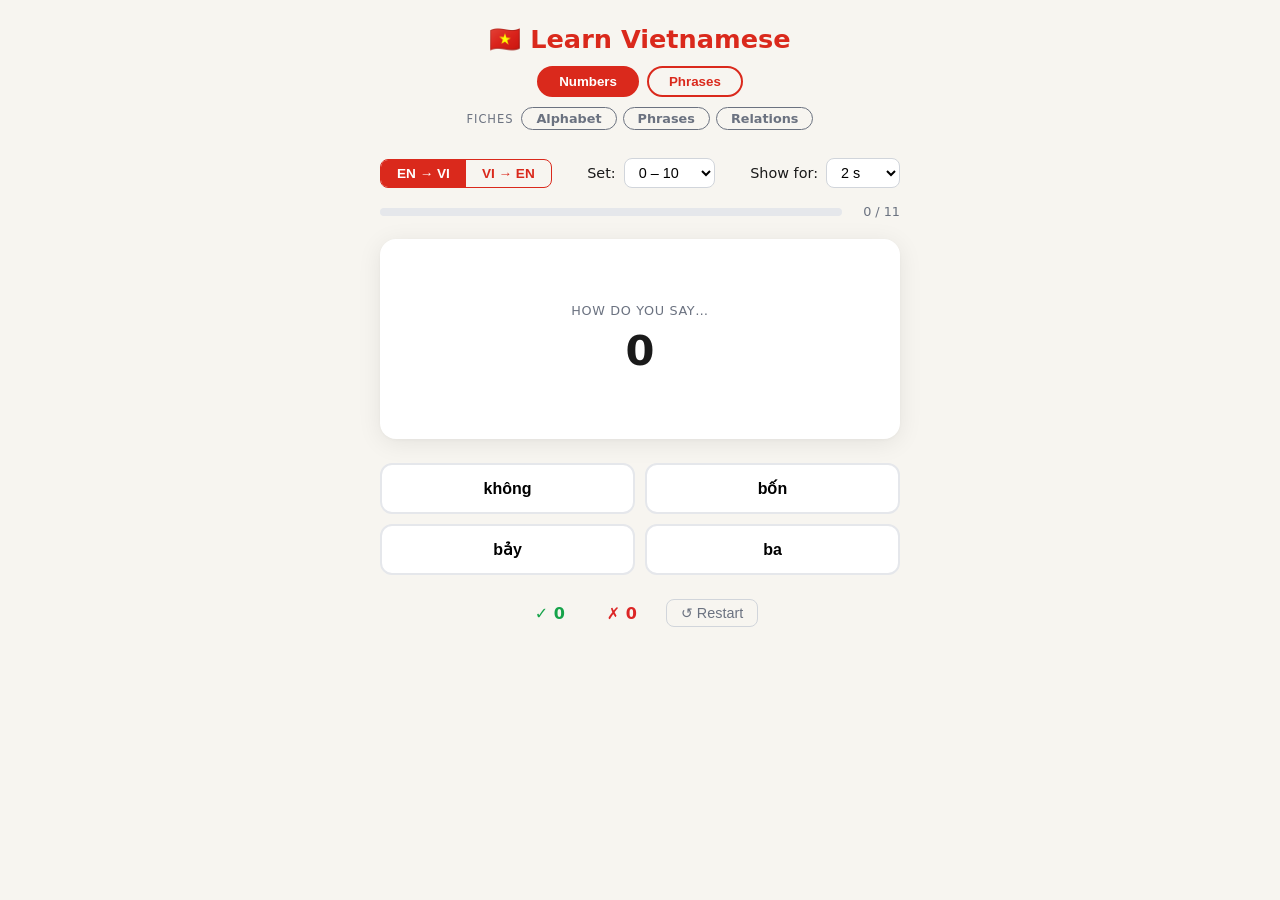
<file: index.html>
<!DOCTYPE html>
<html lang="en">
<head>
  <meta charset="UTF-8" />
  <meta name="viewport" content="width=device-width, initial-scale=1.0" />
  <title>Learn Vietnamese</title>
  <link rel="stylesheet" href="style.css" />
</head>
<body>
  <div class="app">
    <header>
      <h1>🇻🇳 Learn Vietnamese</h1>
      <nav class="module-nav" id="module-nav"></nav>
      <div class="docs-nav">
        <span class="docs-label">Fiches</span>
        <a class="docs-link" href="docs/module-01-alphabet.html" target="_blank">Alphabet</a>
        <a class="docs-link" href="docs/module-02-phrases.html" target="_blank">Phrases</a>
        <a class="docs-link" href="docs/module-03-pronoms.html" target="_blank">Relations</a>
      </div>
    </header>

    <main id="quiz-area">
      <div class="controls">
        <div class="direction-toggle">
          <button id="dir-en-vi" class="dir-btn active">EN → VI</button>
          <button id="dir-vi-en" class="dir-btn">VI → EN</button>
        </div>
        <div class="set-select">
          <label for="set">Set:</label>
          <select id="set"></select>
        </div>
        <div class="set-select">
          <label for="delay">Show for:</label>
          <select id="delay">
            <option value="1000">1 s</option>
            <option value="1500">1.5 s</option>
            <option value="2000" selected>2 s</option>
            <option value="3000">3 s</option>
            <option value="4000">4 s</option>
          </select>
        </div>
      </div>

      <div class="progress-row">
        <div class="progress-bar-wrap">
          <div class="progress-bar" id="progress-bar"></div>
        </div>
        <span id="progress-label">0 / 0</span>
      </div>

      <div class="card" id="card">
        <div class="card-inner" id="card-inner">
          <div class="card-front">
            <span class="prompt-label" id="prompt-label">What is…</span>
            <span class="prompt" id="prompt"></span>
          </div>
          <div class="card-back" id="card-back">
            <span class="answer" id="answer-reveal"></span>
            <span class="note" id="note-reveal"></span>
          </div>
        </div>
      </div>

      <div class="choices" id="choices"></div>

      <div class="score-row">
        <span class="score correct" id="score-correct">✓ 0</span>
        <span class="score wrong" id="score-wrong">✗ 0</span>
        <button id="restart-btn" title="Restart">↺ Restart</button>
      </div>

      <div class="result-overlay hidden" id="result-overlay">
        <div class="result-box">
          <h2>Session complete!</h2>
          <p id="result-summary"></p>
          <button id="result-restart">Play again</button>
        </div>
      </div>
    </main>
  </div>

  <script src="data/numbers.js"></script>
  <script src="data/greetings.js"></script>
  <script src="app.js"></script>
</body>
</html>
</file>
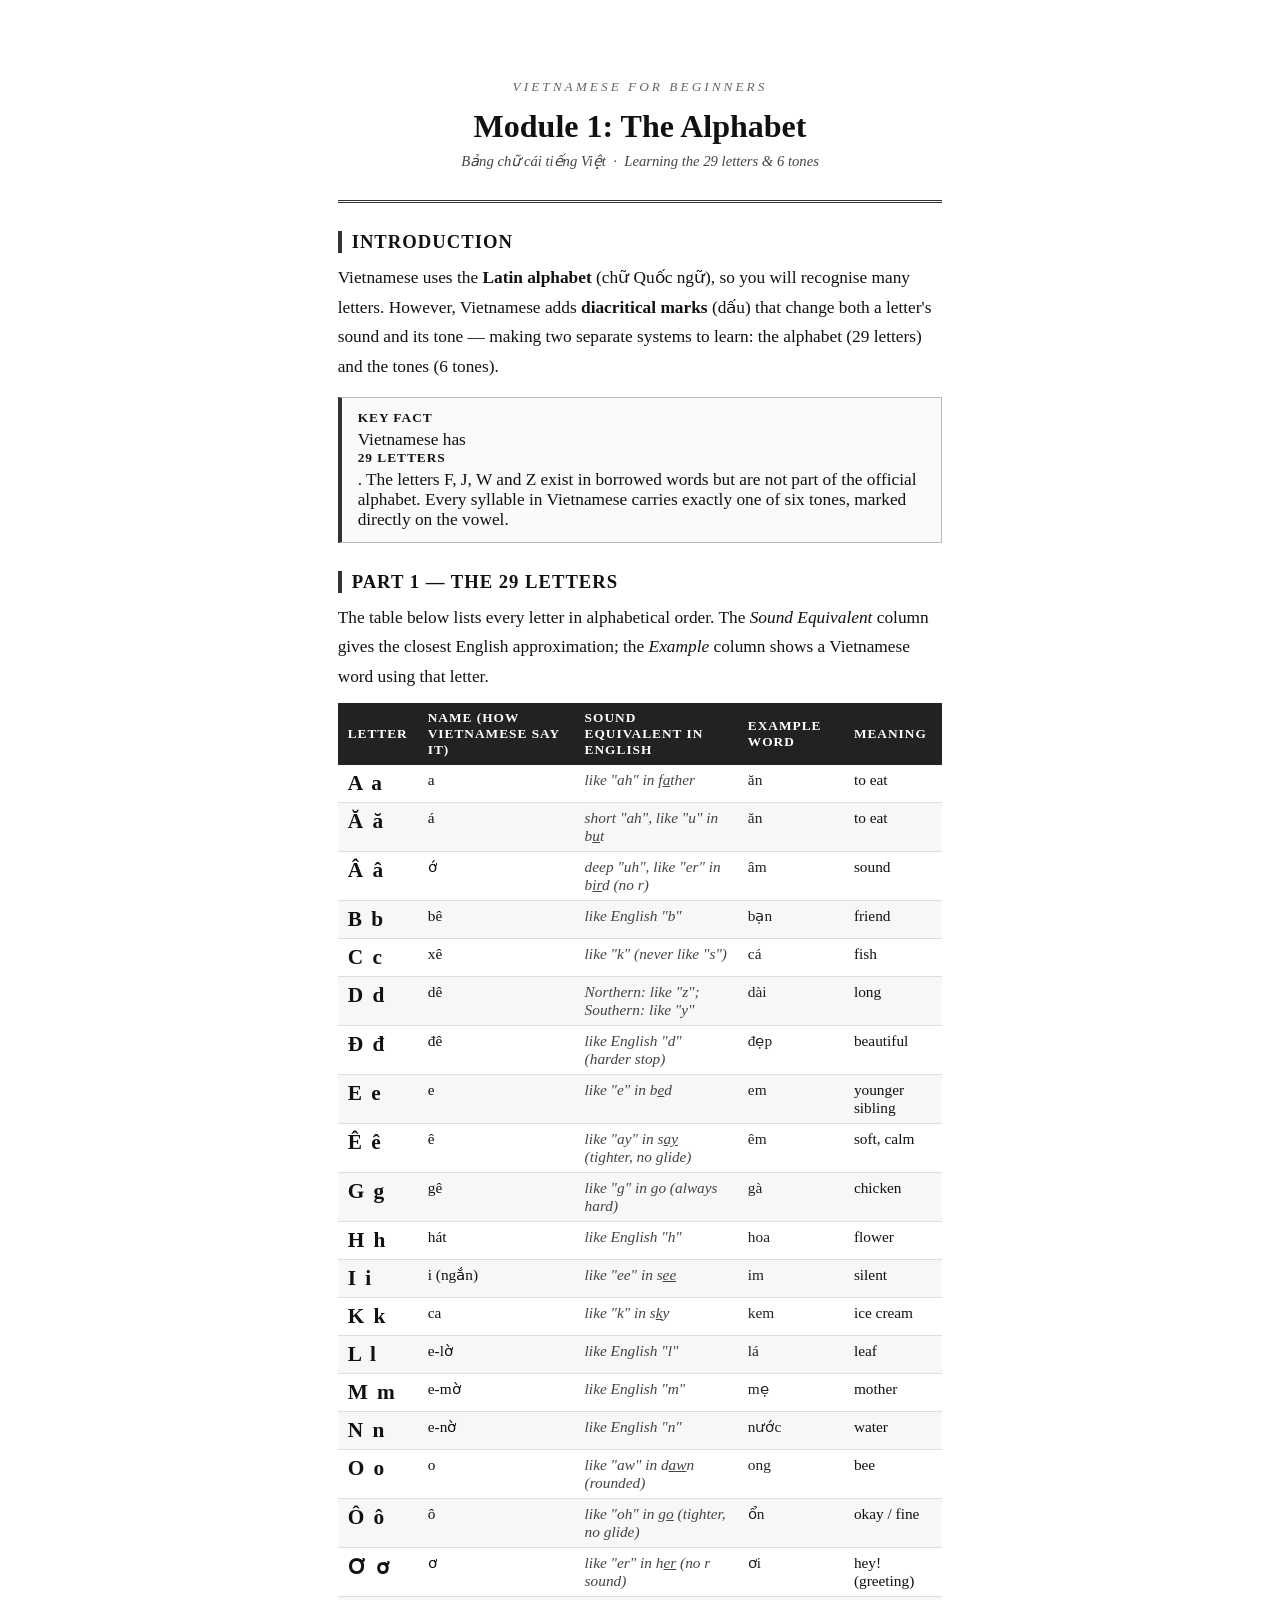
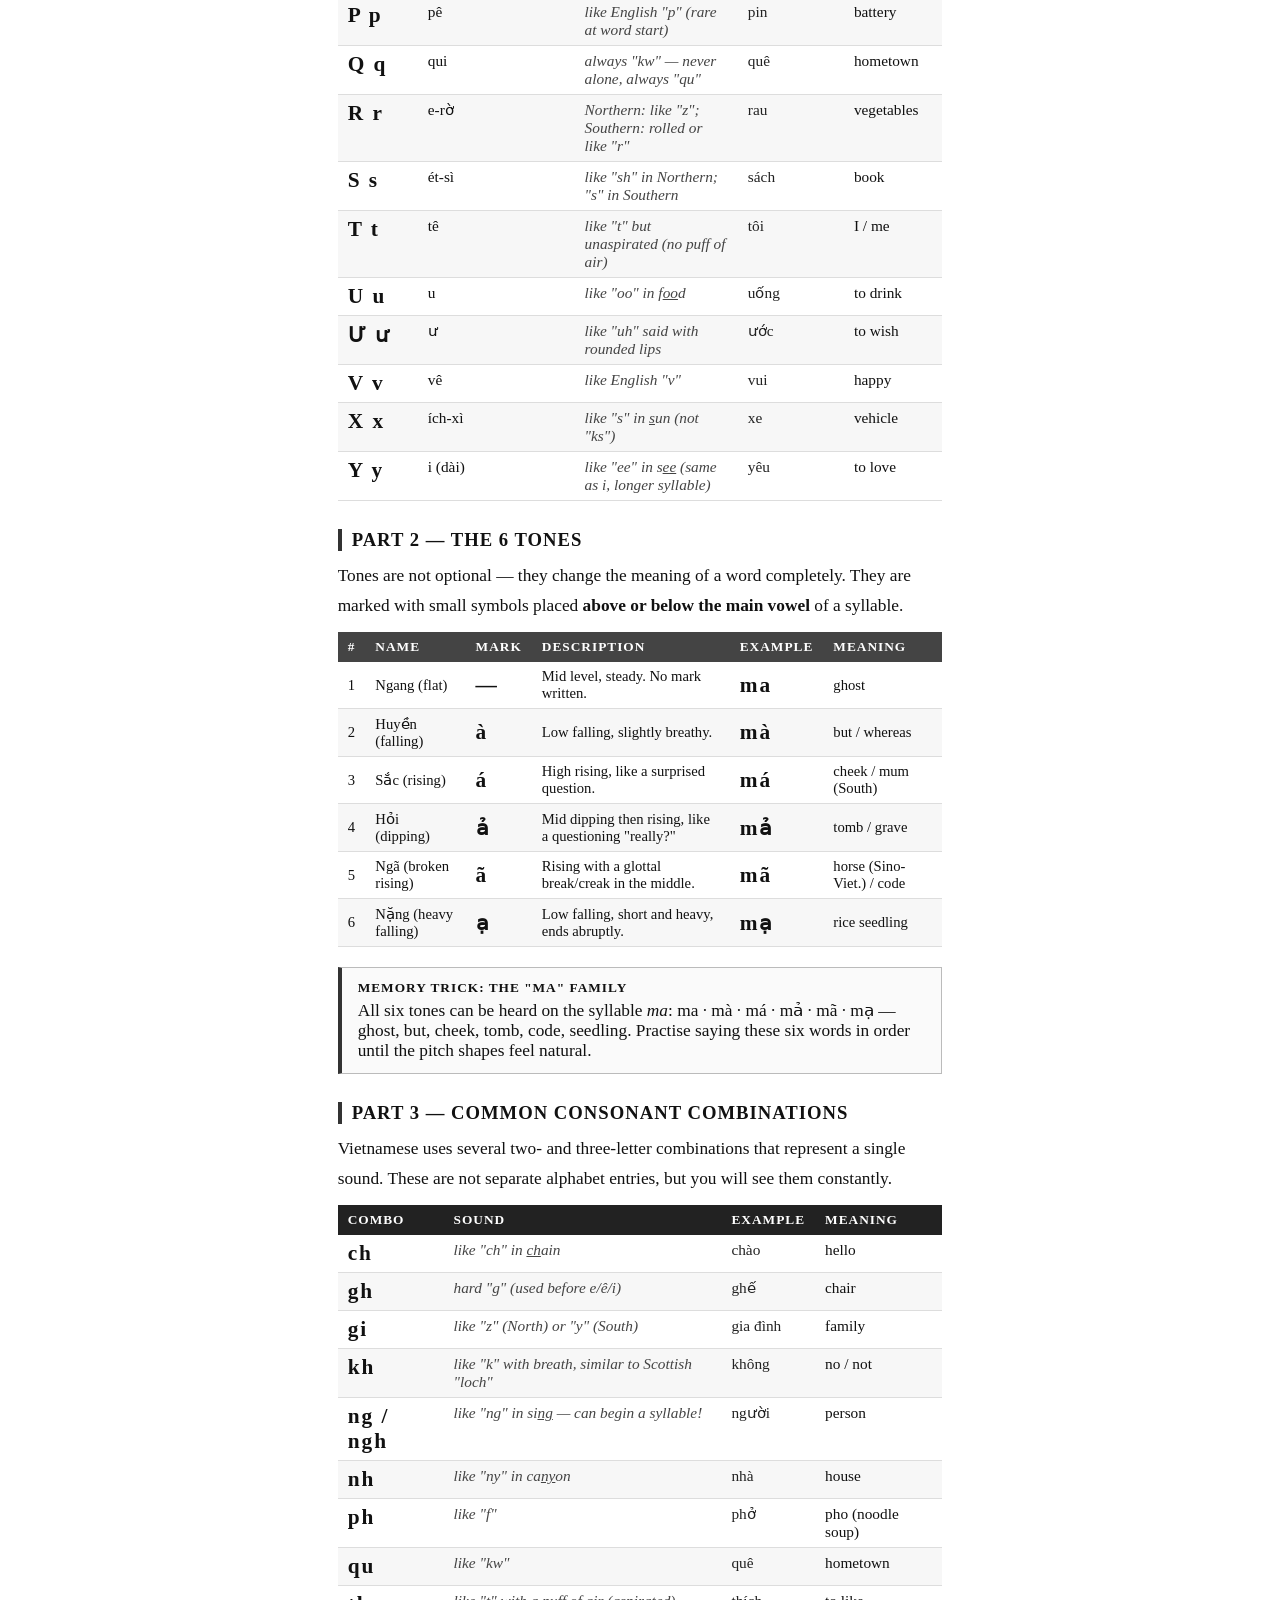
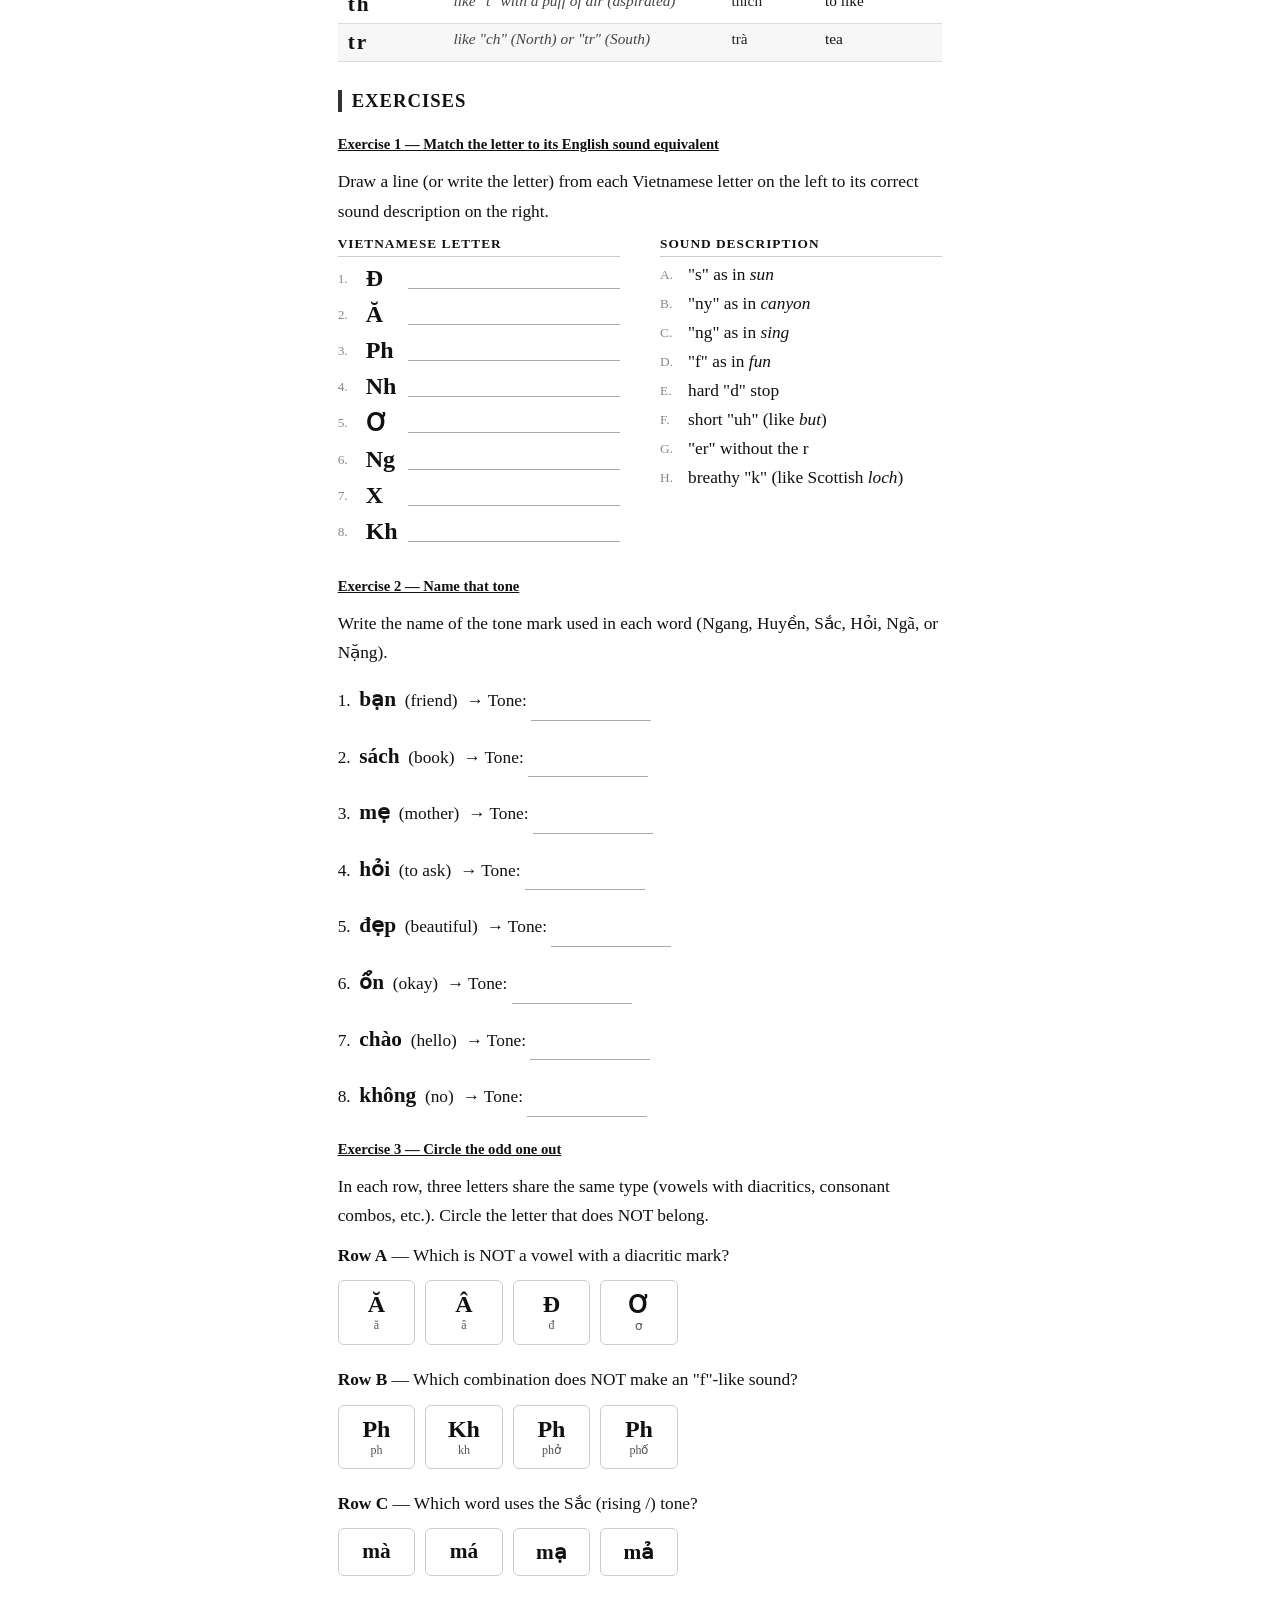
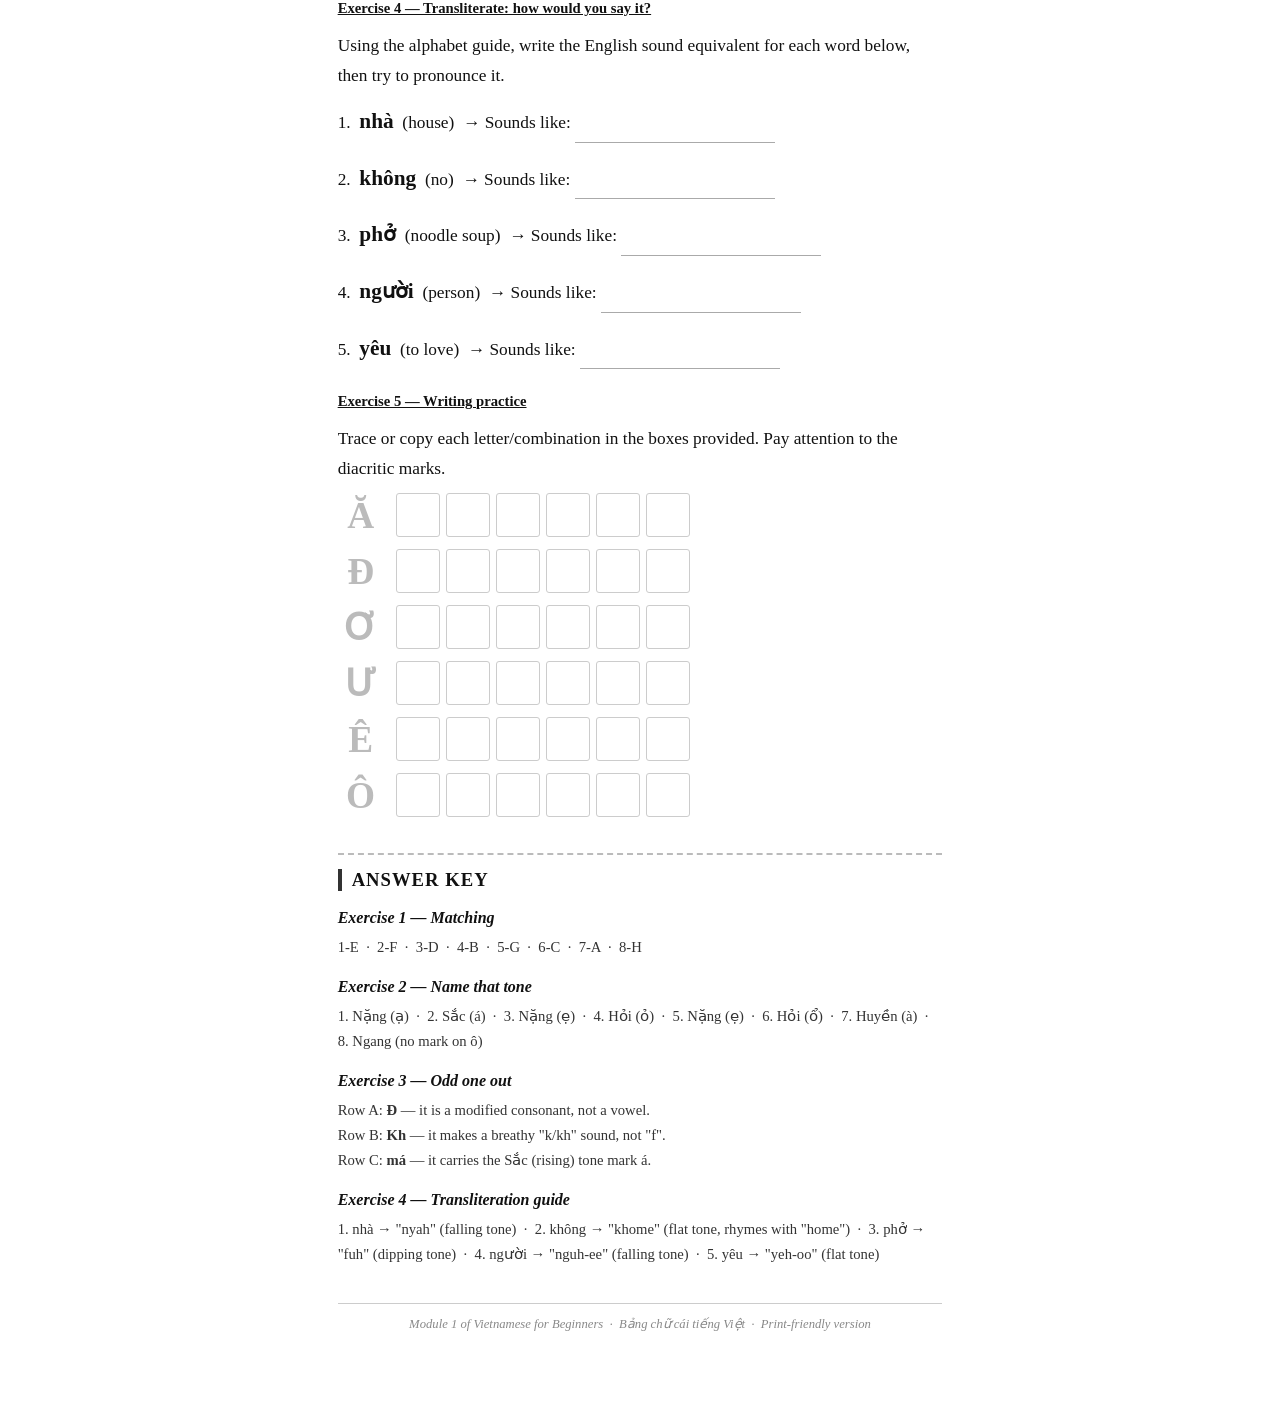
<file: docs/module-01-alphabet.html>
<!DOCTYPE html>
<html lang="en">
<head>
  <meta charset="UTF-8" />
  <meta name="viewport" content="width=device-width, initial-scale=1.0" />
  <title>Module 1 — The Vietnamese Alphabet</title>
  <style>
    * { box-sizing: border-box; margin: 0; padding: 0; }

    body {
      font-family: Georgia, 'Times New Roman', serif;
      font-size: 13pt;
      color: #111;
      background: #fff;
      padding: 2cm 2.5cm;
      max-width: 21cm;
      margin: 0 auto;
    }

    /* --- HEADER --- */
    .module-header {
      text-align: center;
      border-bottom: 3px double #333;
      padding-bottom: 16px;
      margin-bottom: 28px;
    }
    .module-header .label {
      font-size: 10pt;
      letter-spacing: 3px;
      text-transform: uppercase;
      color: #666;
    }
    .module-header h1 {
      font-size: 24pt;
      margin: 6px 0 4px;
    }
    .module-header p {
      font-size: 11pt;
      color: #444;
      font-style: italic;
    }

    /* --- SECTIONS --- */
    h2 {
      font-size: 14pt;
      margin: 28px 0 10px;
      border-left: 4px solid #333;
      padding-left: 10px;
      text-transform: uppercase;
      letter-spacing: 1px;
    }
    h3 {
      font-size: 12pt;
      margin: 18px 0 8px;
      font-style: italic;
    }
    p { line-height: 1.7; margin-bottom: 10px; }

    /* --- ALPHABET TABLE --- */
    .alpha-table {
      width: 100%;
      border-collapse: collapse;
      margin: 12px 0 20px;
      font-size: 11.5pt;
    }
    .alpha-table th {
      background: #222;
      color: #fff;
      padding: 7px 10px;
      text-align: left;
      font-size: 10pt;
      letter-spacing: 1px;
      text-transform: uppercase;
    }
    .alpha-table td {
      padding: 6px 10px;
      border-bottom: 1px solid #ddd;
      vertical-align: top;
    }
    .alpha-table tr:nth-child(even) td { background: #f7f7f7; }
    .viet-char {
      font-size: 16pt;
      font-weight: bold;
      letter-spacing: 2px;
    }
    .sound-hint { color: #444; font-style: italic; }
    .example-word { color: #222; }

    /* --- TONE TABLE --- */
    .tone-table {
      width: 100%;
      border-collapse: collapse;
      margin: 12px 0 20px;
      font-size: 11pt;
    }
    .tone-table th {
      background: #444;
      color: #fff;
      padding: 7px 10px;
      text-align: left;
      font-size: 10pt;
      letter-spacing: 1px;
      text-transform: uppercase;
    }
    .tone-table td {
      padding: 6px 10px;
      border-bottom: 1px solid #ddd;
    }
    .tone-table tr:nth-child(even) td { background: #f7f7f7; }
    .mark { font-size: 16pt; font-weight: bold; }

    /* --- TIP BOX --- */
    .tip-box {
      border: 1px solid #bbb;
      background: #fafafa;
      padding: 12px 16px;
      margin: 16px 0;
      border-left: 4px solid #333;
    }
    .tip-box strong { display: block; margin-bottom: 4px; font-size: 10pt; text-transform: uppercase; letter-spacing: 1px; }

    /* --- EXERCISES --- */
    .exercise {
      margin: 20px 0;
    }
    .exercise-title {
      font-weight: bold;
      font-size: 11pt;
      margin-bottom: 10px;
      text-decoration: underline;
    }

    /* Matching columns */
    .match-grid {
      display: grid;
      grid-template-columns: 1fr 1fr;
      gap: 0 40px;
      margin: 10px 0 20px;
    }
    .match-col { }
    .match-col h4 {
      font-size: 10pt;
      text-transform: uppercase;
      letter-spacing: 1px;
      border-bottom: 1px solid #ccc;
      padding-bottom: 4px;
      margin-bottom: 8px;
    }
    .match-item {
      display: flex;
      align-items: center;
      margin-bottom: 9px;
      font-size: 13pt;
      gap: 10px;
    }
    .match-item .num {
      font-size: 10pt;
      color: #888;
      width: 18px;
      flex-shrink: 0;
    }
    .match-item .letter-big { font-size: 18pt; font-weight: bold; width: 32px; }
    .match-item .blank {
      flex: 1;
      border-bottom: 1px solid #aaa;
      height: 20px;
    }

    /* Fill-in blanks */
    .fill-list { list-style: none; padding: 0; }
    .fill-list li {
      margin-bottom: 14px;
      line-height: 2;
      font-size: 13pt;
    }
    .blank-long {
      display: inline-block;
      border-bottom: 1px solid #aaa;
      min-width: 120px;
      height: 20px;
      vertical-align: bottom;
    }

    /* Circle exercise */
    .circle-grid {
      display: grid;
      grid-template-columns: repeat(5, 1fr);
      gap: 10px;
      margin: 10px 0 20px;
    }
    .circle-item {
      text-align: center;
      font-size: 18pt;
      font-weight: bold;
      border: 1.5px solid #ccc;
      padding: 10px 4px;
      border-radius: 6px;
    }
    .circle-item .label-small {
      font-size: 9pt;
      font-weight: normal;
      display: block;
      color: #555;
    }

    /* Writing practice */
    .trace-row {
      display: flex;
      align-items: center;
      gap: 12px;
      margin-bottom: 12px;
    }
    .trace-char {
      font-size: 28pt;
      font-weight: bold;
      color: #bbb;
      width: 46px;
      text-align: center;
      flex-shrink: 0;
    }
    .trace-boxes {
      display: flex;
      gap: 6px;
    }
    .trace-box {
      width: 44px;
      height: 44px;
      border: 1px solid #ccc;
      border-radius: 3px;
    }

    /* Answer key */
    .answer-key {
      border-top: 2px dashed #bbb;
      margin-top: 36px;
      padding-top: 14px;
    }
    .answer-key h2 { margin-top: 0; }
    .answer-key p { font-size: 11pt; color: #333; }

    /* Footer */
    .footer {
      text-align: center;
      margin-top: 36px;
      padding-top: 12px;
      border-top: 1px solid #ccc;
      font-size: 9.5pt;
      color: #888;
      font-style: italic;
    }

    /* PRINT */
    @media print {
      body { padding: 1.2cm 1.8cm; }
      .page-break { page-break-before: always; }
      .answer-key { page-break-before: always; }
    }
  </style>
</head>
<body>

<!-- ===== HEADER ===== -->
<div class="module-header">
  <p class="label">Vietnamese for Beginners</p>
  <h1>Module 1: The Alphabet</h1>
  <p>Bảng chữ cái tiếng Việt &nbsp;·&nbsp; Learning the 29 letters &amp; 6 tones</p>
</div>

<!-- ===== INTRODUCTION ===== -->
<h2>Introduction</h2>
<p>
  Vietnamese uses the <strong>Latin alphabet</strong> (chữ Quốc ngữ), so you will recognise many letters.
  However, Vietnamese adds <strong>diacritical marks</strong> (dấu) that change both a letter's sound and
  its tone — making two separate systems to learn: the alphabet (29 letters) and the tones (6 tones).
</p>

<div class="tip-box">
  <strong>Key fact</strong>
  Vietnamese has <strong>29 letters</strong>. The letters F, J, W and Z exist in borrowed words but are
  not part of the official alphabet. Every syllable in Vietnamese carries exactly one of six tones,
  marked directly on the vowel.
</div>

<!-- ===== SECTION 1: THE ALPHABET ===== -->
<h2>Part 1 — The 29 Letters</h2>
<p>
  The table below lists every letter in alphabetical order. The <em>Sound Equivalent</em> column gives
  the closest English approximation; the <em>Example</em> column shows a Vietnamese word using that letter.
</p>

<table class="alpha-table">
  <thead>
    <tr>
      <th>Letter</th>
      <th>Name (how Vietnamese say it)</th>
      <th>Sound equivalent in English</th>
      <th>Example word</th>
      <th>Meaning</th>
    </tr>
  </thead>
  <tbody>
    <tr><td class="viet-char">A a</td><td>a</td><td class="sound-hint">like "ah" in f<u>a</u>ther</td><td class="example-word">ăn</td><td>to eat</td></tr>
    <tr><td class="viet-char">Ă ă</td><td>á</td><td class="sound-hint">short "ah", like "u" in b<u>u</u>t</td><td class="example-word">ăn</td><td>to eat</td></tr>
    <tr><td class="viet-char">Â â</td><td>ớ</td><td class="sound-hint">deep "uh", like "er" in b<u>ir</u>d (no r)</td><td class="example-word">âm</td><td>sound</td></tr>
    <tr><td class="viet-char">B b</td><td>bê</td><td class="sound-hint">like English "b"</td><td class="example-word">bạn</td><td>friend</td></tr>
    <tr><td class="viet-char">C c</td><td>xê</td><td class="sound-hint">like "k" (never like "s")</td><td class="example-word">cá</td><td>fish</td></tr>
    <tr><td class="viet-char">D d</td><td>dê</td><td class="sound-hint">Northern: like "z"; Southern: like "y"</td><td class="example-word">dài</td><td>long</td></tr>
    <tr><td class="viet-char">Đ đ</td><td>đê</td><td class="sound-hint">like English "d" (harder stop)</td><td class="example-word">đẹp</td><td>beautiful</td></tr>
    <tr><td class="viet-char">E e</td><td>e</td><td class="sound-hint">like "e" in b<u>e</u>d</td><td class="example-word">em</td><td>younger sibling</td></tr>
    <tr><td class="viet-char">Ê ê</td><td>ê</td><td class="sound-hint">like "ay" in s<u>ay</u> (tighter, no glide)</td><td class="example-word">êm</td><td>soft, calm</td></tr>
    <tr><td class="viet-char">G g</td><td>gê</td><td class="sound-hint">like "g" in <u>g</u>o (always hard)</td><td class="example-word">gà</td><td>chicken</td></tr>
    <tr><td class="viet-char">H h</td><td>hát</td><td class="sound-hint">like English "h"</td><td class="example-word">hoa</td><td>flower</td></tr>
    <tr><td class="viet-char">I i</td><td>i (ngắn)</td><td class="sound-hint">like "ee" in s<u>ee</u></td><td class="example-word">im</td><td>silent</td></tr>
    <tr><td class="viet-char">K k</td><td>ca</td><td class="sound-hint">like "k" in s<u>k</u>y</td><td class="example-word">kem</td><td>ice cream</td></tr>
    <tr><td class="viet-char">L l</td><td>e-lờ</td><td class="sound-hint">like English "l"</td><td class="example-word">lá</td><td>leaf</td></tr>
    <tr><td class="viet-char">M m</td><td>e-mờ</td><td class="sound-hint">like English "m"</td><td class="example-word">mẹ</td><td>mother</td></tr>
    <tr><td class="viet-char">N n</td><td>e-nờ</td><td class="sound-hint">like English "n"</td><td class="example-word">nước</td><td>water</td></tr>
    <tr><td class="viet-char">O o</td><td>o</td><td class="sound-hint">like "aw" in d<u>aw</u>n (rounded)</td><td class="example-word">ong</td><td>bee</td></tr>
    <tr><td class="viet-char">Ô ô</td><td>ô</td><td class="sound-hint">like "oh" in g<u>o</u> (tighter, no glide)</td><td class="example-word">ổn</td><td>okay / fine</td></tr>
    <tr><td class="viet-char">Ơ ơ</td><td>ơ</td><td class="sound-hint">like "er" in h<u>er</u> (no r sound)</td><td class="example-word">ơi</td><td>hey! (greeting)</td></tr>
    <tr><td class="viet-char">P p</td><td>pê</td><td class="sound-hint">like English "p" (rare at word start)</td><td class="example-word">pin</td><td>battery</td></tr>
    <tr><td class="viet-char">Q q</td><td>qui</td><td class="sound-hint">always "kw" — never alone, always "qu"</td><td class="example-word">quê</td><td>hometown</td></tr>
    <tr><td class="viet-char">R r</td><td>e-rờ</td><td class="sound-hint">Northern: like "z"; Southern: rolled or like "r"</td><td class="example-word">rau</td><td>vegetables</td></tr>
    <tr><td class="viet-char">S s</td><td>ét-sì</td><td class="sound-hint">like "sh" in Northern; "s" in Southern</td><td class="example-word">sách</td><td>book</td></tr>
    <tr><td class="viet-char">T t</td><td>tê</td><td class="sound-hint">like "t" but unaspirated (no puff of air)</td><td class="example-word">tôi</td><td>I / me</td></tr>
    <tr><td class="viet-char">U u</td><td>u</td><td class="sound-hint">like "oo" in f<u>oo</u>d</td><td class="example-word">uống</td><td>to drink</td></tr>
    <tr><td class="viet-char">Ư ư</td><td>ư</td><td class="sound-hint">like "uh" said with rounded lips</td><td class="example-word">ước</td><td>to wish</td></tr>
    <tr><td class="viet-char">V v</td><td>vê</td><td class="sound-hint">like English "v"</td><td class="example-word">vui</td><td>happy</td></tr>
    <tr><td class="viet-char">X x</td><td>ích-xì</td><td class="sound-hint">like "s" in <u>s</u>un (not "ks")</td><td class="example-word">xe</td><td>vehicle</td></tr>
    <tr><td class="viet-char">Y y</td><td>i (dài)</td><td class="sound-hint">like "ee" in s<u>ee</u> (same as i, longer syllable)</td><td class="example-word">yêu</td><td>to love</td></tr>
  </tbody>
</table>

<!-- ===== SECTION 2: TONES ===== -->
<div class="page-break"></div>
<h2>Part 2 — The 6 Tones</h2>
<p>
  Tones are not optional — they change the meaning of a word completely. They are marked with small
  symbols placed <strong>above or below the main vowel</strong> of a syllable.
</p>

<table class="tone-table">
  <thead>
    <tr>
      <th>#</th>
      <th>Name</th>
      <th>Mark</th>
      <th>Description</th>
      <th>Example</th>
      <th>Meaning</th>
    </tr>
  </thead>
  <tbody>
    <tr>
      <td>1</td><td>Ngang (flat)</td><td class="mark">—</td>
      <td>Mid level, steady. No mark written.</td>
      <td class="viet-char">ma</td><td>ghost</td>
    </tr>
    <tr>
      <td>2</td><td>Huyền (falling)</td><td class="mark">à</td>
      <td>Low falling, slightly breathy.</td>
      <td class="viet-char">mà</td><td>but / whereas</td>
    </tr>
    <tr>
      <td>3</td><td>Sắc (rising)</td><td class="mark">á</td>
      <td>High rising, like a surprised question.</td>
      <td class="viet-char">má</td><td>cheek / mum (South)</td>
    </tr>
    <tr>
      <td>4</td><td>Hỏi (dipping)</td><td class="mark">ả</td>
      <td>Mid dipping then rising, like a questioning "really?"</td>
      <td class="viet-char">mả</td><td>tomb / grave</td>
    </tr>
    <tr>
      <td>5</td><td>Ngã (broken rising)</td><td class="mark">ã</td>
      <td>Rising with a glottal break/creak in the middle.</td>
      <td class="viet-char">mã</td><td>horse (Sino-Viet.) / code</td>
    </tr>
    <tr>
      <td>6</td><td>Nặng (heavy falling)</td><td class="mark">ạ</td>
      <td>Low falling, short and heavy, ends abruptly.</td>
      <td class="viet-char">mạ</td><td>rice seedling</td>
    </tr>
  </tbody>
</table>

<div class="tip-box">
  <strong>Memory trick: the "ma" family</strong>
  All six tones can be heard on the syllable <em>ma</em>:
  ma · mà · má · mả · mã · mạ — ghost, but, cheek, tomb, code, seedling.
  Practise saying these six words in order until the pitch shapes feel natural.
</div>

<!-- ===== SECTION 3: SPECIAL CONSONANT COMBOS ===== -->
<h2>Part 3 — Common Consonant Combinations</h2>
<p>
  Vietnamese uses several two- and three-letter combinations that represent a single sound.
  These are not separate alphabet entries, but you will see them constantly.
</p>

<table class="alpha-table">
  <thead>
    <tr>
      <th>Combo</th>
      <th>Sound</th>
      <th>Example</th>
      <th>Meaning</th>
    </tr>
  </thead>
  <tbody>
    <tr><td class="viet-char">ch</td><td class="sound-hint">like "ch" in <u>ch</u>ain</td><td class="example-word">chào</td><td>hello</td></tr>
    <tr><td class="viet-char">gh</td><td class="sound-hint">hard "g" (used before e/ê/i)</td><td class="example-word">ghế</td><td>chair</td></tr>
    <tr><td class="viet-char">gi</td><td class="sound-hint">like "z" (North) or "y" (South)</td><td class="example-word">gia đình</td><td>family</td></tr>
    <tr><td class="viet-char">kh</td><td class="sound-hint">like "k" with breath, similar to Scottish "loch"</td><td class="example-word">không</td><td>no / not</td></tr>
    <tr><td class="viet-char">ng / ngh</td><td class="sound-hint">like "ng" in si<u>ng</u> — can begin a syllable!</td><td class="example-word">người</td><td>person</td></tr>
    <tr><td class="viet-char">nh</td><td class="sound-hint">like "ny" in ca<u>ny</u>on</td><td class="example-word">nhà</td><td>house</td></tr>
    <tr><td class="viet-char">ph</td><td class="sound-hint">like "f"</td><td class="example-word">phở</td><td>pho (noodle soup)</td></tr>
    <tr><td class="viet-char">qu</td><td class="sound-hint">like "kw"</td><td class="example-word">quê</td><td>hometown</td></tr>
    <tr><td class="viet-char">th</td><td class="sound-hint">like "t" with a puff of air (aspirated)</td><td class="example-word">thích</td><td>to like</td></tr>
    <tr><td class="viet-char">tr</td><td class="sound-hint">like "ch" (North) or "tr" (South)</td><td class="example-word">trà</td><td>tea</td></tr>
  </tbody>
</table>

<!-- ===== EXERCISES ===== -->
<div class="page-break"></div>
<h2>Exercises</h2>

<!-- Exercise 1 -->
<div class="exercise">
  <p class="exercise-title">Exercise 1 — Match the letter to its English sound equivalent</p>
  <p>Draw a line (or write the letter) from each Vietnamese letter on the left to its correct sound description on the right.</p>

  <div class="match-grid">
    <div class="match-col">
      <h4>Vietnamese letter</h4>
      <div class="match-item"><span class="num">1.</span><span class="letter-big">Đ</span><span class="blank"></span></div>
      <div class="match-item"><span class="num">2.</span><span class="letter-big">Ă</span><span class="blank"></span></div>
      <div class="match-item"><span class="num">3.</span><span class="letter-big">Ph</span><span class="blank"></span></div>
      <div class="match-item"><span class="num">4.</span><span class="letter-big">Nh</span><span class="blank"></span></div>
      <div class="match-item"><span class="num">5.</span><span class="letter-big">Ơ</span><span class="blank"></span></div>
      <div class="match-item"><span class="num">6.</span><span class="letter-big">Ng</span><span class="blank"></span></div>
      <div class="match-item"><span class="num">7.</span><span class="letter-big">X</span><span class="blank"></span></div>
      <div class="match-item"><span class="num">8.</span><span class="letter-big">Kh</span><span class="blank"></span></div>
    </div>
    <div class="match-col">
      <h4>Sound description</h4>
      <div class="match-item"><span class="num">A.</span><span style="flex:1">"s" as in <em>sun</em></span></div>
      <div class="match-item"><span class="num">B.</span><span style="flex:1">"ny" as in <em>canyon</em></span></div>
      <div class="match-item"><span class="num">C.</span><span style="flex:1">"ng" as in <em>sing</em></span></div>
      <div class="match-item"><span class="num">D.</span><span style="flex:1">"f" as in <em>fun</em></span></div>
      <div class="match-item"><span class="num">E.</span><span style="flex:1">hard "d" stop</span></div>
      <div class="match-item"><span class="num">F.</span><span style="flex:1">short "uh" (like <em>but</em>)</span></div>
      <div class="match-item"><span class="num">G.</span><span style="flex:1">"er" without the r</span></div>
      <div class="match-item"><span class="num">H.</span><span style="flex:1">breathy "k" (like Scottish <em>loch</em>)</span></div>
    </div>
  </div>
</div>

<!-- Exercise 2 -->
<div class="exercise">
  <p class="exercise-title">Exercise 2 — Name that tone</p>
  <p>Write the name of the tone mark used in each word (Ngang, Huyền, Sắc, Hỏi, Ngã, or Nặng).</p>

  <ul class="fill-list">
    <li>1.&nbsp; <strong style="font-size:16pt">bạn</strong> &nbsp;(friend) &nbsp;→ Tone: <span class="blank-long"></span></li>
    <li>2.&nbsp; <strong style="font-size:16pt">sách</strong> &nbsp;(book) &nbsp;→ Tone: <span class="blank-long"></span></li>
    <li>3.&nbsp; <strong style="font-size:16pt">mẹ</strong> &nbsp;(mother) &nbsp;→ Tone: <span class="blank-long"></span></li>
    <li>4.&nbsp; <strong style="font-size:16pt">hỏi</strong> &nbsp;(to ask) &nbsp;→ Tone: <span class="blank-long"></span></li>
    <li>5.&nbsp; <strong style="font-size:16pt">đẹp</strong> &nbsp;(beautiful) &nbsp;→ Tone: <span class="blank-long"></span></li>
    <li>6.&nbsp; <strong style="font-size:16pt">ổn</strong> &nbsp;(okay) &nbsp;→ Tone: <span class="blank-long"></span></li>
    <li>7.&nbsp; <strong style="font-size:16pt">chào</strong> &nbsp;(hello) &nbsp;→ Tone: <span class="blank-long"></span></li>
    <li>8.&nbsp; <strong style="font-size:16pt">không</strong> &nbsp;(no) &nbsp;→ Tone: <span class="blank-long"></span></li>
  </ul>
</div>

<!-- Exercise 3 -->
<div class="exercise">
  <p class="exercise-title">Exercise 3 — Circle the odd one out</p>
  <p>In each row, three letters share the same type (vowels with diacritics, consonant combos, etc.).
  Circle the letter that does NOT belong.</p>

  <p style="margin-bottom:8px;"><strong>Row A</strong> — Which is NOT a vowel with a diacritic mark?</p>
  <div class="circle-grid" style="grid-template-columns: repeat(4,1fr); max-width: 340px;">
    <div class="circle-item">Ă<span class="label-small">ă</span></div>
    <div class="circle-item">Â<span class="label-small">â</span></div>
    <div class="circle-item">Đ<span class="label-small">đ</span></div>
    <div class="circle-item">Ơ<span class="label-small">ơ</span></div>
  </div>

  <p style="margin-bottom:8px;"><strong>Row B</strong> — Which combination does NOT make an "f"-like sound?</p>
  <div class="circle-grid" style="grid-template-columns: repeat(4,1fr); max-width: 340px;">
    <div class="circle-item">Ph<span class="label-small">ph</span></div>
    <div class="circle-item">Kh<span class="label-small">kh</span></div>
    <div class="circle-item">Ph<span class="label-small">phở</span></div>
    <div class="circle-item">Ph<span class="label-small">phố</span></div>
  </div>

  <p style="margin-bottom:8px;"><strong>Row C</strong> — Which word uses the Sắc (rising /) tone?</p>
  <div class="circle-grid" style="grid-template-columns: repeat(4,1fr); max-width: 340px;">
    <div class="circle-item" style="font-size:16pt">mà</div>
    <div class="circle-item" style="font-size:16pt">má</div>
    <div class="circle-item" style="font-size:16pt">mạ</div>
    <div class="circle-item" style="font-size:16pt">mả</div>
  </div>
</div>

<!-- Exercise 4 -->
<div class="exercise">
  <p class="exercise-title">Exercise 4 — Transliterate: how would you say it?</p>
  <p>Using the alphabet guide, write the English sound equivalent for each word below, then try to pronounce it.</p>

  <ul class="fill-list">
    <li>1.&nbsp; <strong style="font-size:16pt">nhà</strong> &nbsp;(house) &nbsp;→ Sounds like: <span class="blank-long" style="min-width:200px"></span></li>
    <li>2.&nbsp; <strong style="font-size:16pt">không</strong> &nbsp;(no) &nbsp;→ Sounds like: <span class="blank-long" style="min-width:200px"></span></li>
    <li>3.&nbsp; <strong style="font-size:16pt">phở</strong> &nbsp;(noodle soup) &nbsp;→ Sounds like: <span class="blank-long" style="min-width:200px"></span></li>
    <li>4.&nbsp; <strong style="font-size:16pt">người</strong> &nbsp;(person) &nbsp;→ Sounds like: <span class="blank-long" style="min-width:200px"></span></li>
    <li>5.&nbsp; <strong style="font-size:16pt">yêu</strong> &nbsp;(to love) &nbsp;→ Sounds like: <span class="blank-long" style="min-width:200px"></span></li>
  </ul>
</div>

<!-- Exercise 5 -->
<div class="exercise">
  <p class="exercise-title">Exercise 5 — Writing practice</p>
  <p>Trace or copy each letter/combination in the boxes provided. Pay attention to the diacritic marks.</p>

  <div class="trace-row">
    <span class="trace-char">Ă</span>
    <div class="trace-boxes">
      <div class="trace-box"></div><div class="trace-box"></div><div class="trace-box"></div>
      <div class="trace-box"></div><div class="trace-box"></div><div class="trace-box"></div>
    </div>
  </div>
  <div class="trace-row">
    <span class="trace-char">Đ</span>
    <div class="trace-boxes">
      <div class="trace-box"></div><div class="trace-box"></div><div class="trace-box"></div>
      <div class="trace-box"></div><div class="trace-box"></div><div class="trace-box"></div>
    </div>
  </div>
  <div class="trace-row">
    <span class="trace-char">Ơ</span>
    <div class="trace-boxes">
      <div class="trace-box"></div><div class="trace-box"></div><div class="trace-box"></div>
      <div class="trace-box"></div><div class="trace-box"></div><div class="trace-box"></div>
    </div>
  </div>
  <div class="trace-row">
    <span class="trace-char">Ư</span>
    <div class="trace-boxes">
      <div class="trace-box"></div><div class="trace-box"></div><div class="trace-box"></div>
      <div class="trace-box"></div><div class="trace-box"></div><div class="trace-box"></div>
    </div>
  </div>
  <div class="trace-row">
    <span class="trace-char">Ê</span>
    <div class="trace-boxes">
      <div class="trace-box"></div><div class="trace-box"></div><div class="trace-box"></div>
      <div class="trace-box"></div><div class="trace-box"></div><div class="trace-box"></div>
    </div>
  </div>
  <div class="trace-row">
    <span class="trace-char">Ô</span>
    <div class="trace-boxes">
      <div class="trace-box"></div><div class="trace-box"></div><div class="trace-box"></div>
      <div class="trace-box"></div><div class="trace-box"></div><div class="trace-box"></div>
    </div>
  </div>
</div>

<!-- ===== ANSWER KEY ===== -->
<div class="answer-key">
  <h2>Answer Key</h2>

  <h3>Exercise 1 — Matching</h3>
  <p>1-E &nbsp;·&nbsp; 2-F &nbsp;·&nbsp; 3-D &nbsp;·&nbsp; 4-B &nbsp;·&nbsp; 5-G &nbsp;·&nbsp; 6-C &nbsp;·&nbsp; 7-A &nbsp;·&nbsp; 8-H</p>

  <h3>Exercise 2 — Name that tone</h3>
  <p>
    1. Nặng (ạ) &nbsp;·&nbsp; 2. Sắc (á) &nbsp;·&nbsp; 3. Nặng (ẹ) &nbsp;·&nbsp; 4. Hỏi (ỏ) &nbsp;·&nbsp;
    5. Nặng (ẹ) &nbsp;·&nbsp; 6. Hỏi (ổ) &nbsp;·&nbsp; 7. Huyền (à) &nbsp;·&nbsp; 8. Ngang (no mark on ô)
  </p>

  <h3>Exercise 3 — Odd one out</h3>
  <p>
    Row A: <strong>Đ</strong> — it is a modified consonant, not a vowel.<br>
    Row B: <strong>Kh</strong> — it makes a breathy "k/kh" sound, not "f".<br>
    Row C: <strong>má</strong> — it carries the Sắc (rising) tone mark á.
  </p>

  <h3>Exercise 4 — Transliteration guide</h3>
  <p>
    1. nhà → "nyah" (falling tone) &nbsp;·&nbsp;
    2. không → "khome" (flat tone, rhymes with "home") &nbsp;·&nbsp;
    3. phở → "fuh" (dipping tone) &nbsp;·&nbsp;
    4. người → "nguh-ee" (falling tone) &nbsp;·&nbsp;
    5. yêu → "yeh-oo" (flat tone)
  </p>
</div>

<div class="footer">
  Module 1 of Vietnamese for Beginners &nbsp;·&nbsp; Bảng chữ cái tiếng Việt &nbsp;·&nbsp; Print-friendly version
</div>

</body>
</html>
</file>
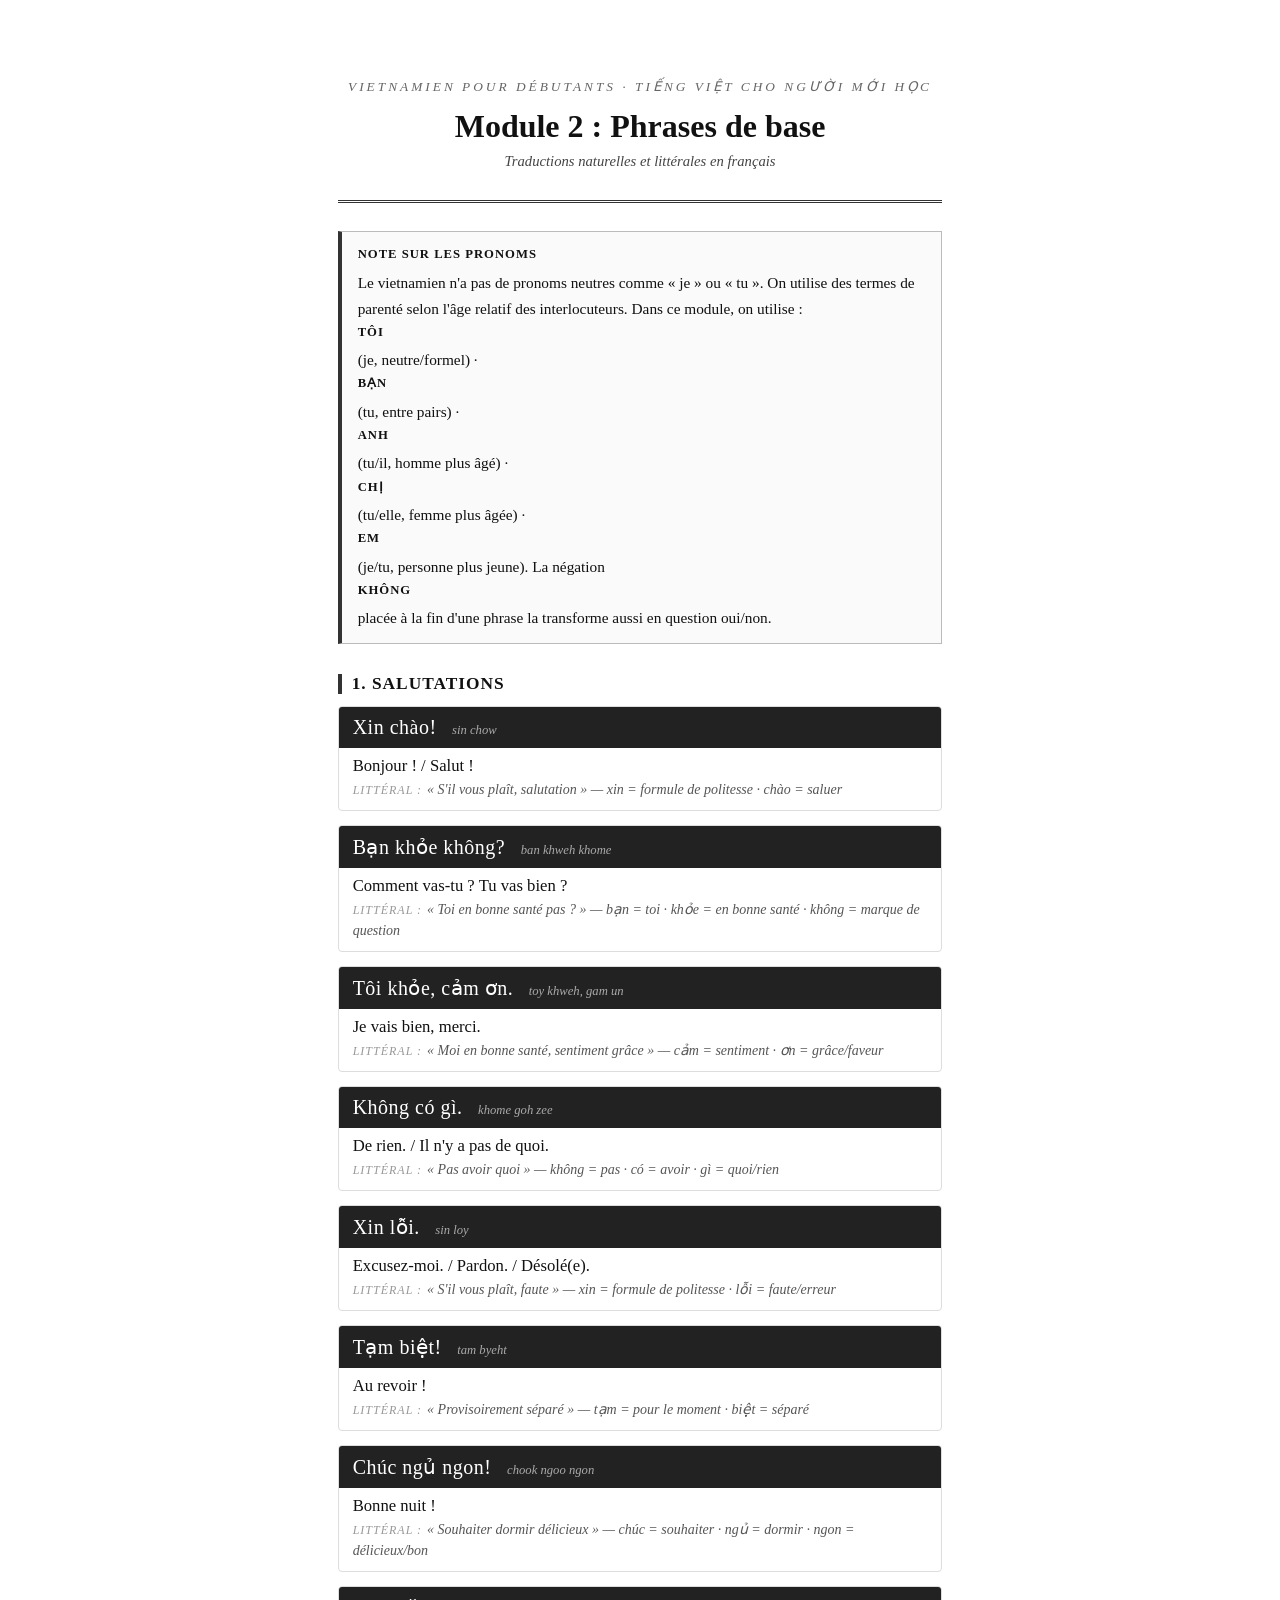
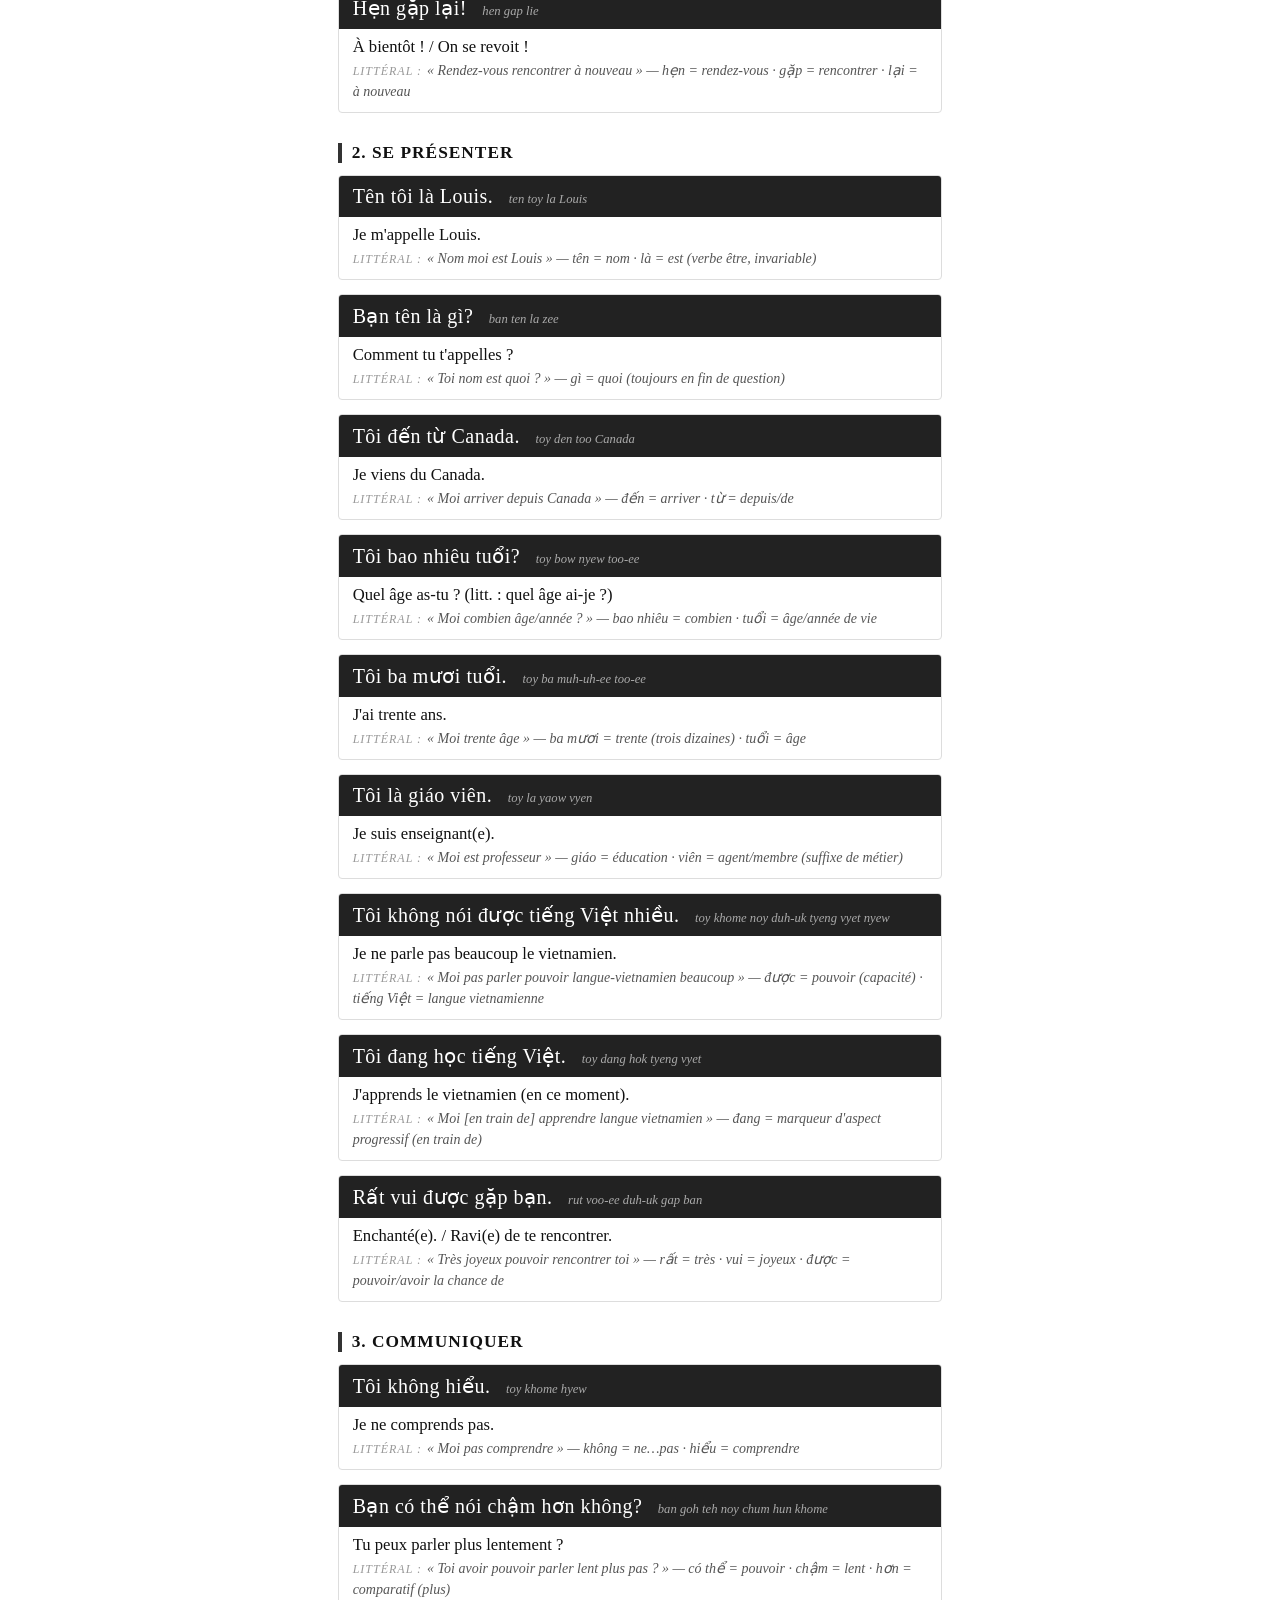
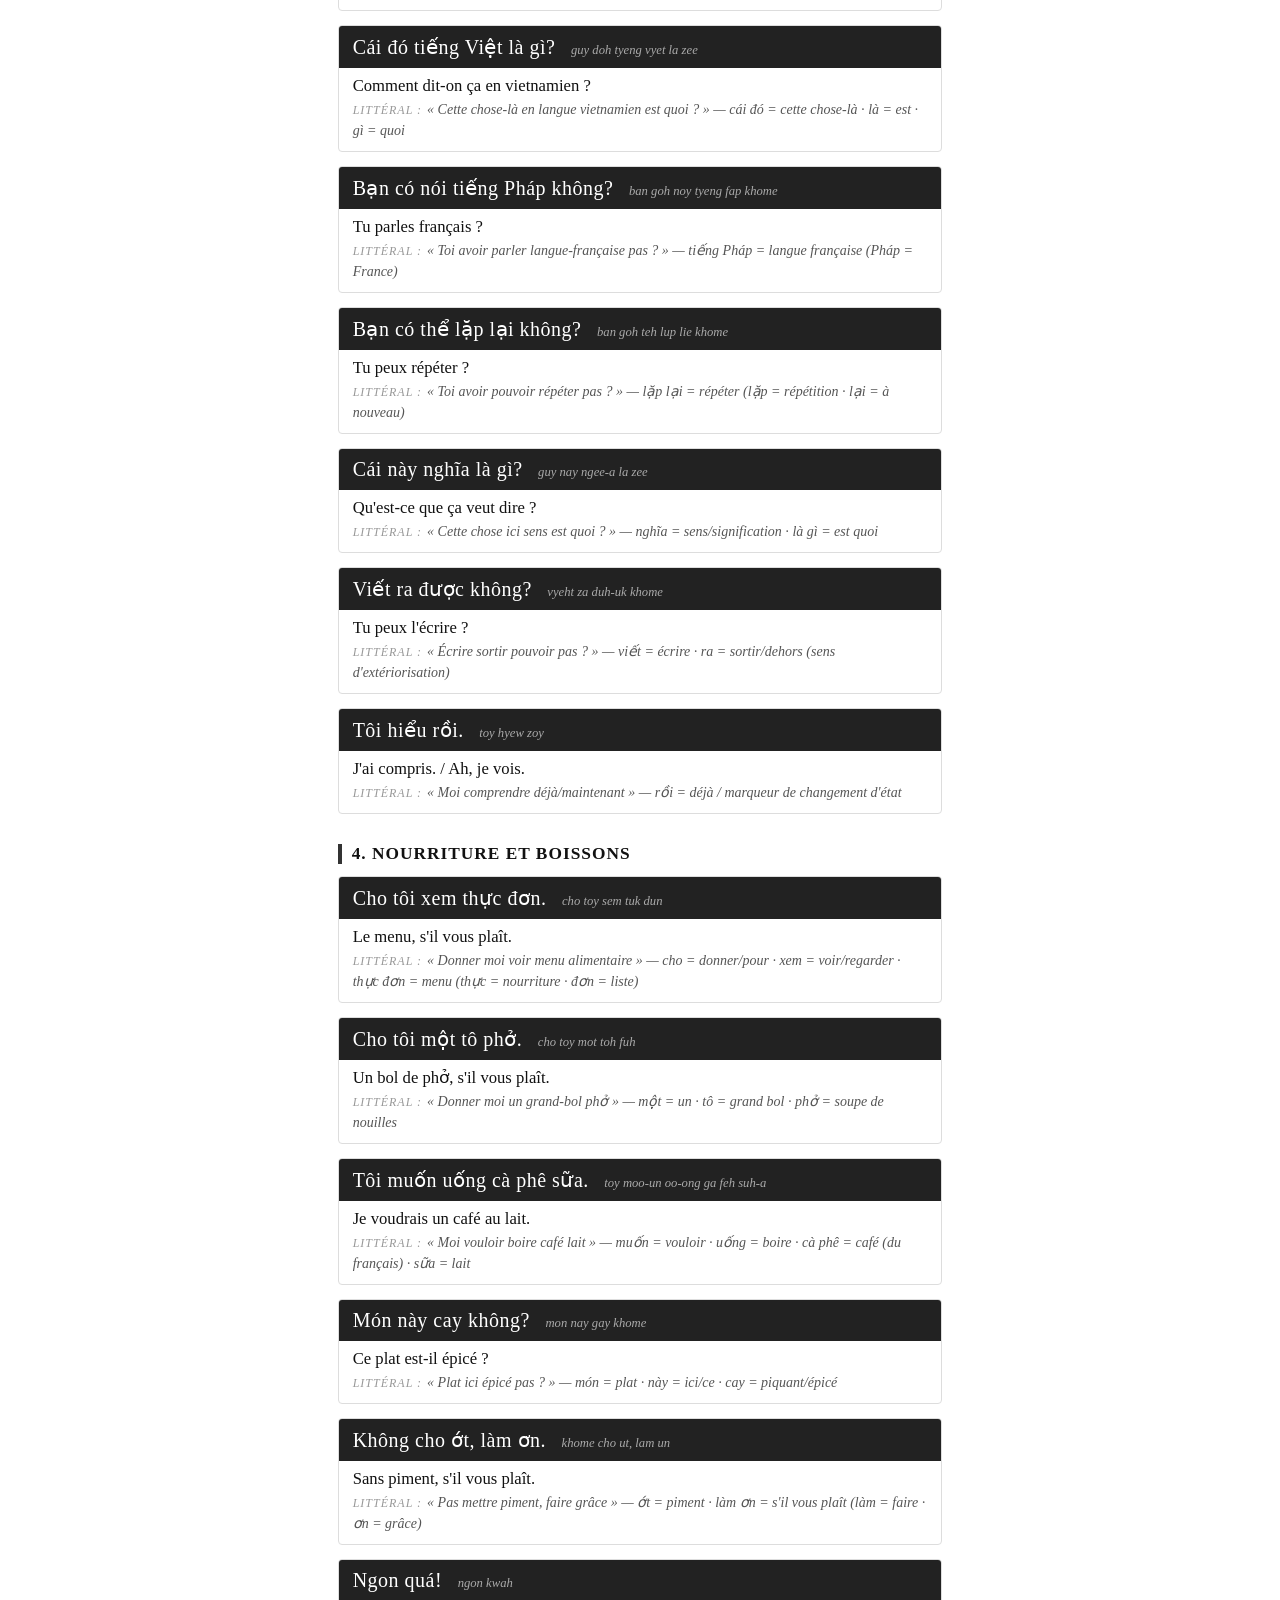
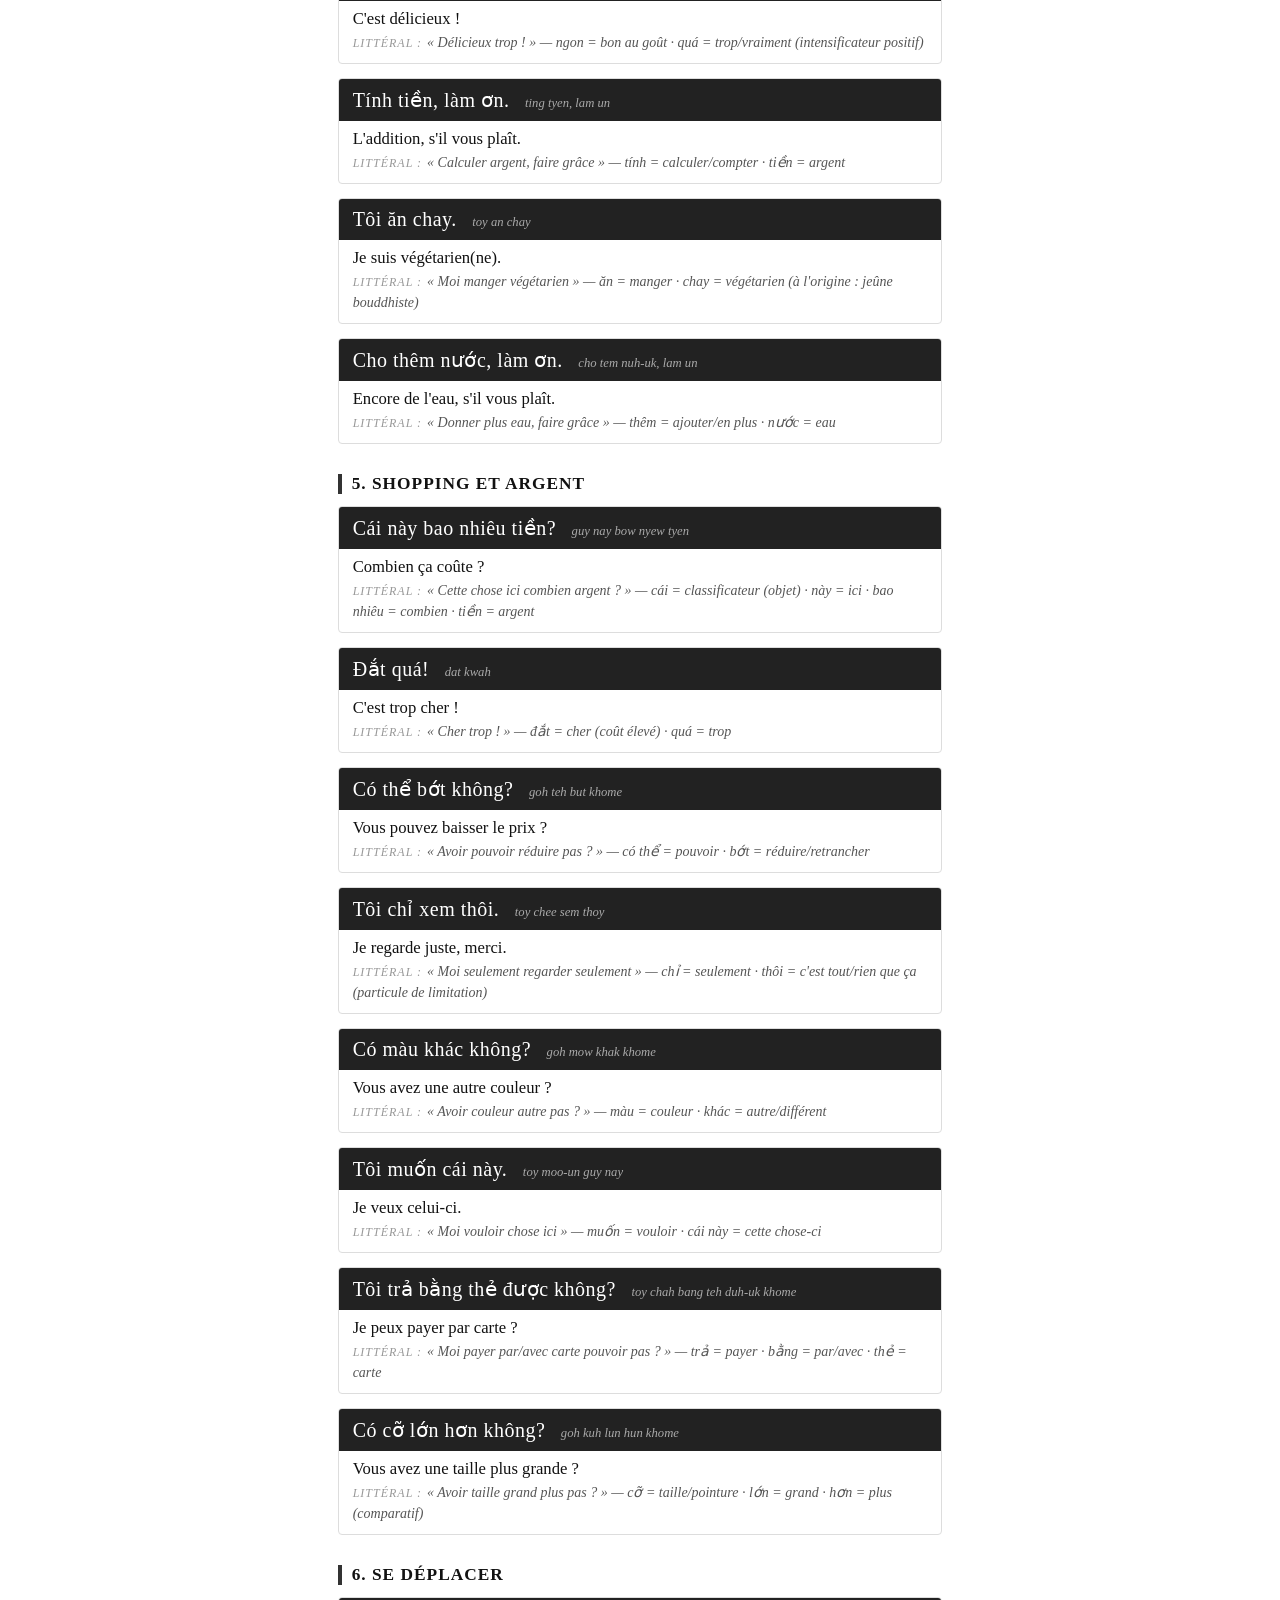
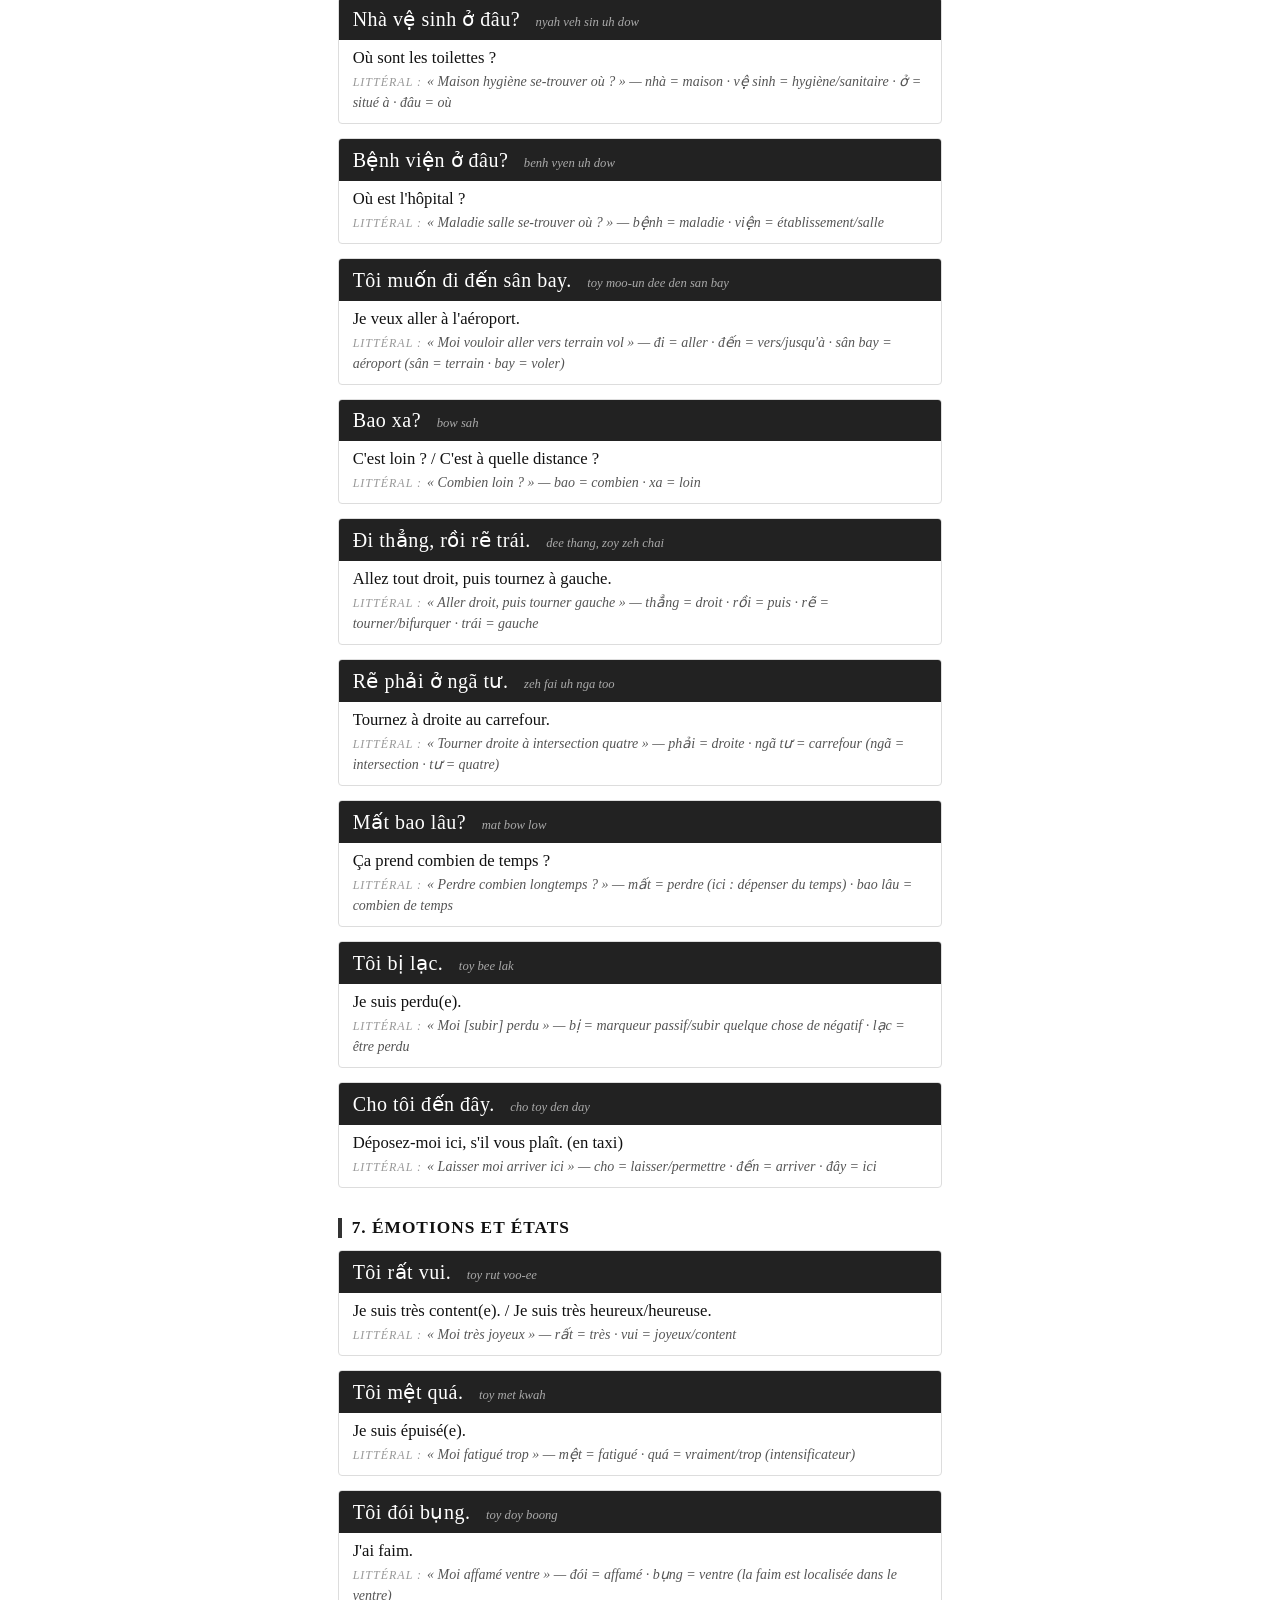
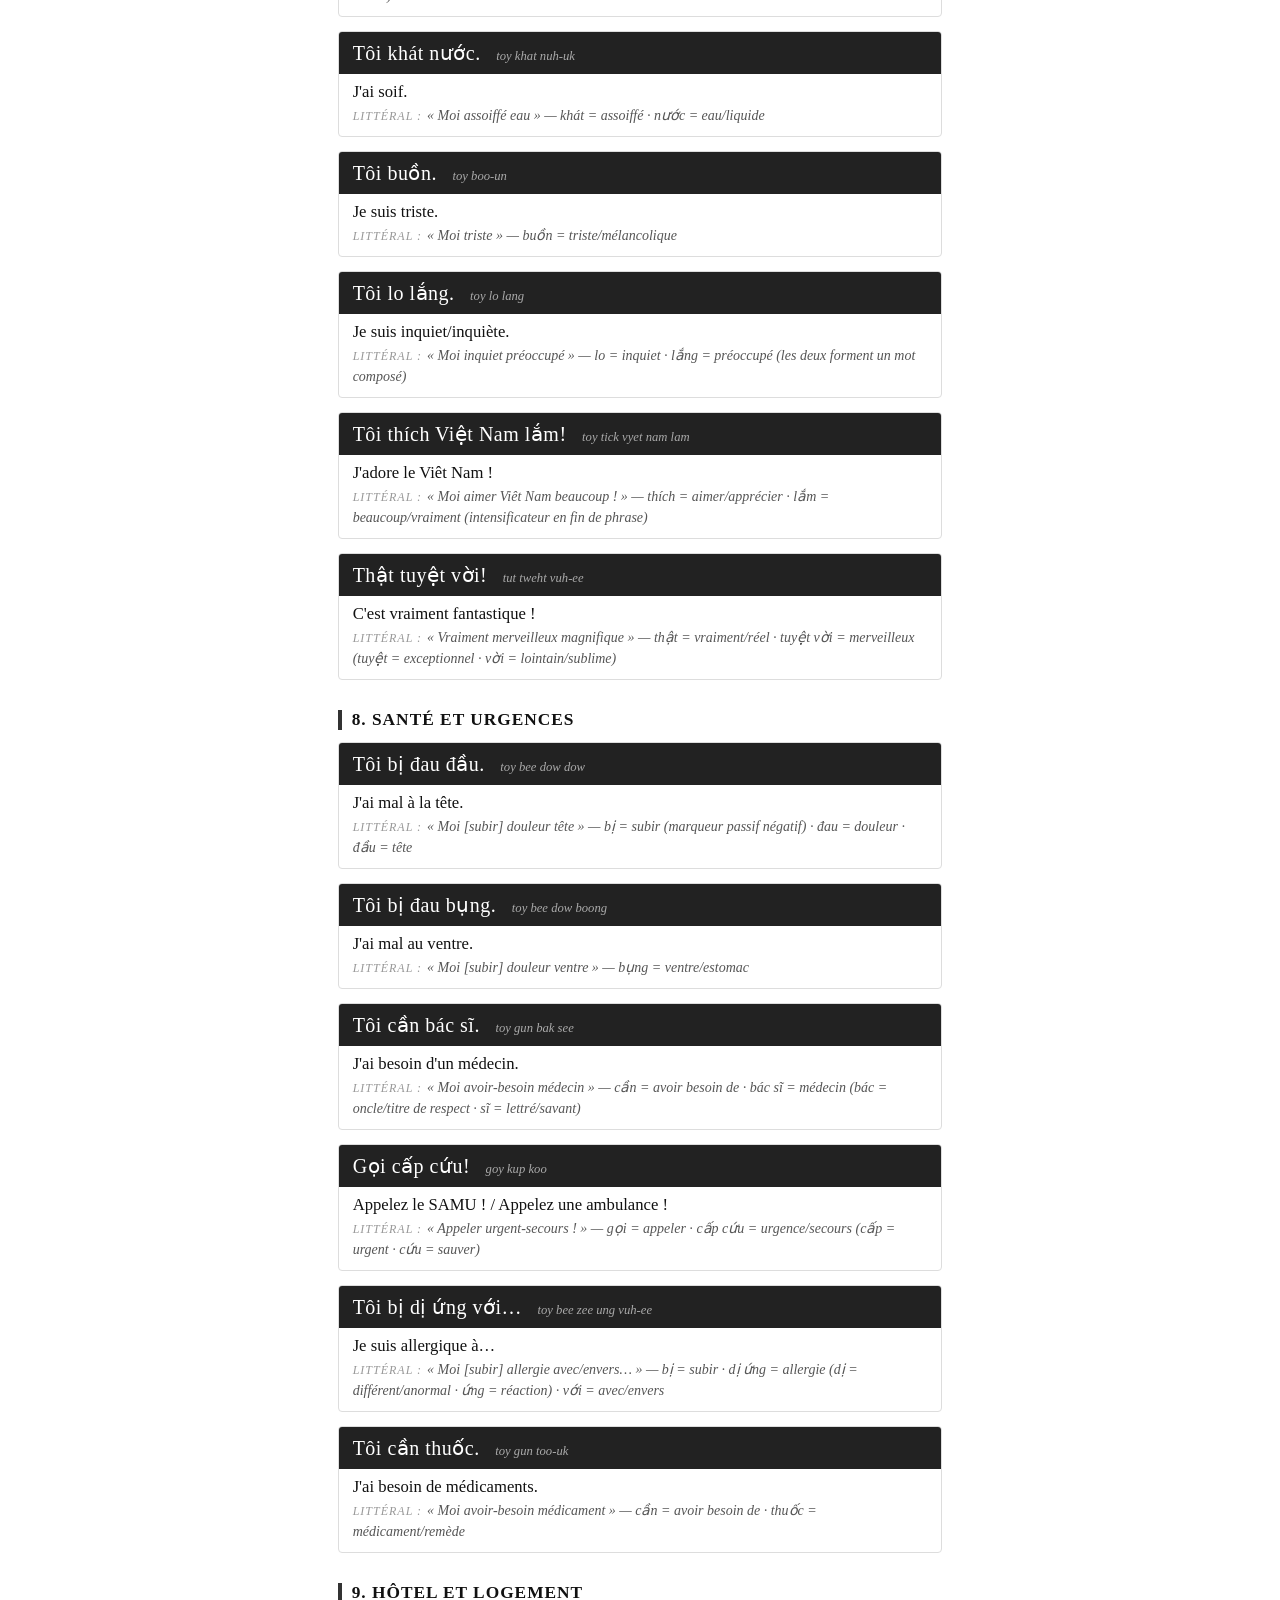
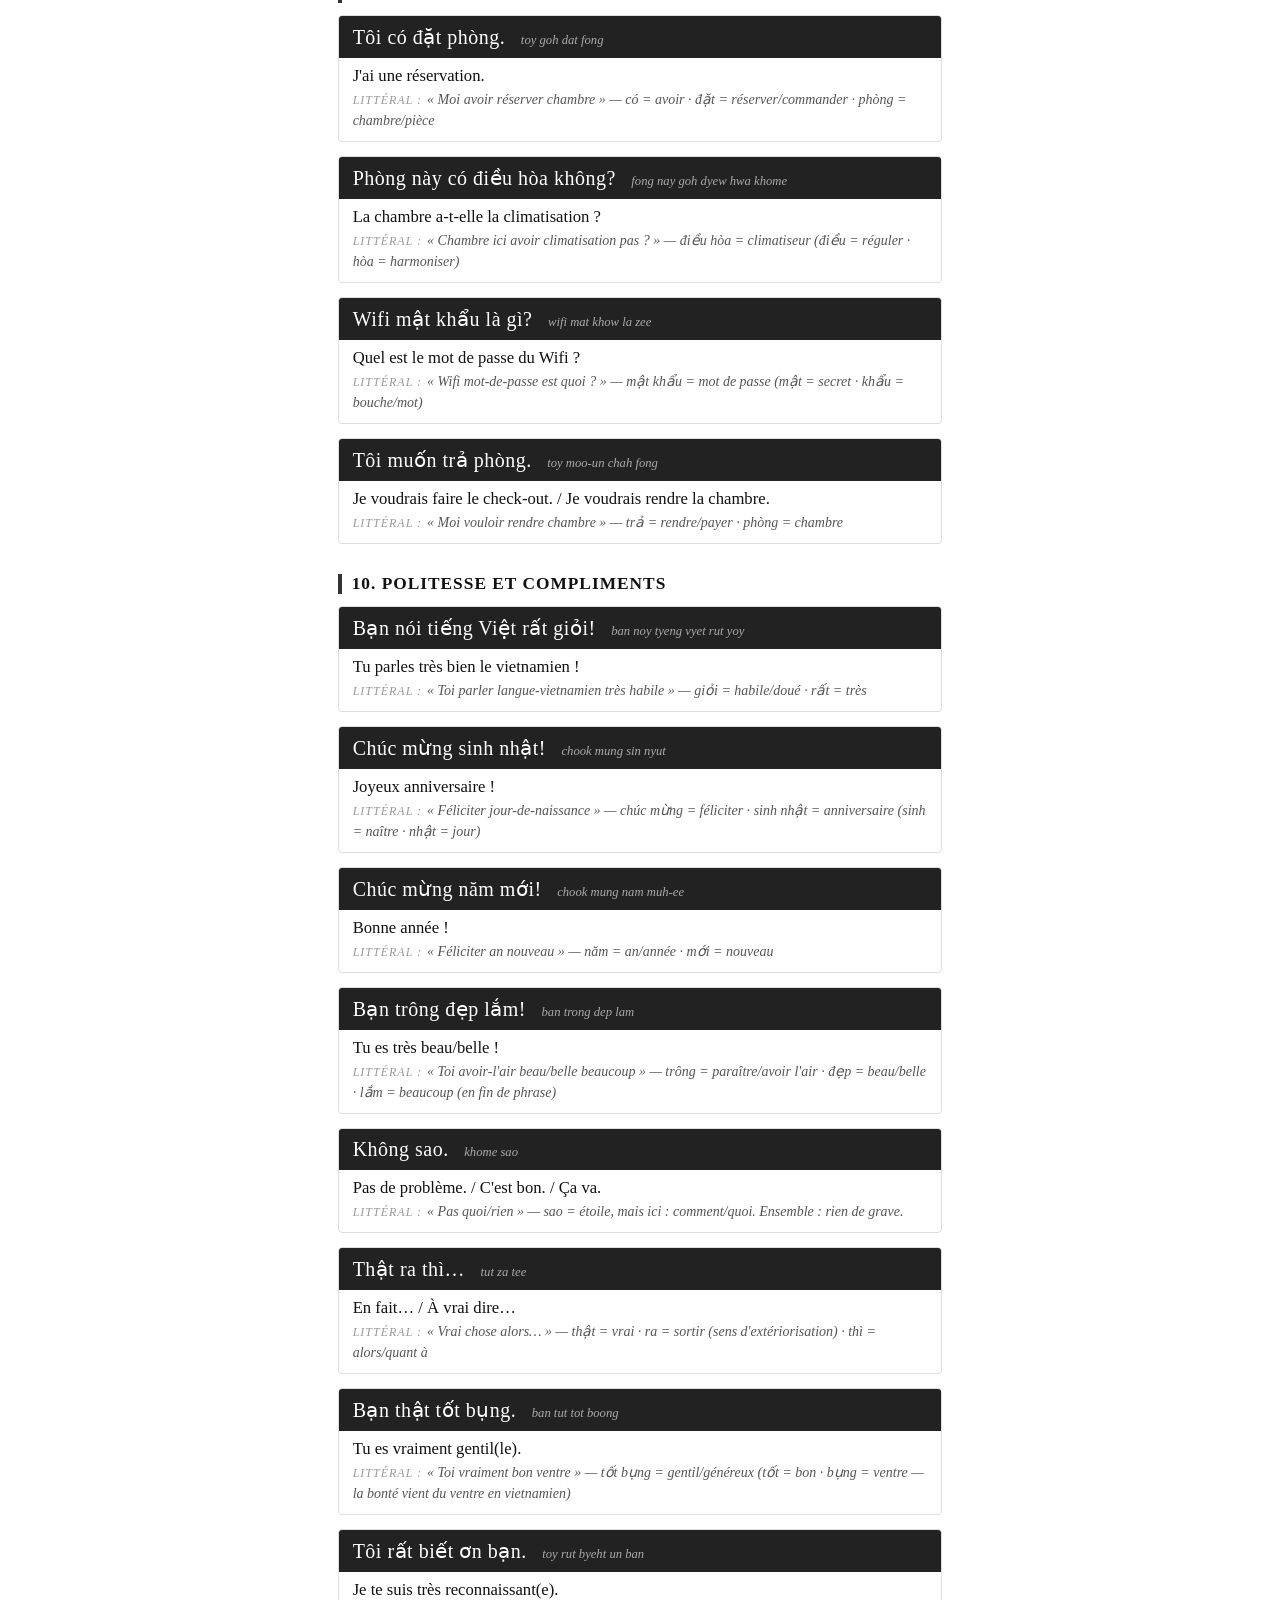
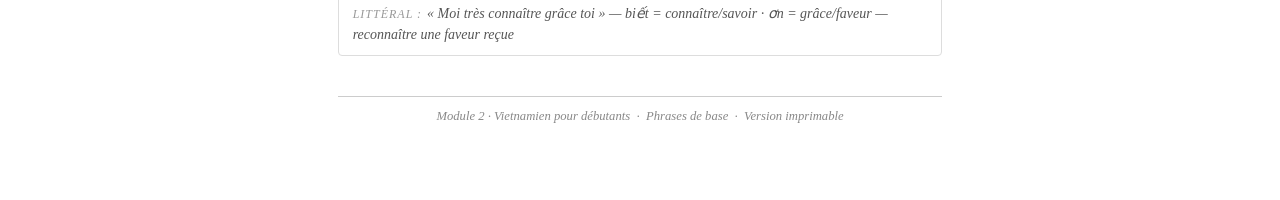
<file: docs/module-02-phrases.html>
<!DOCTYPE html>
<html lang="fr">
<head>
  <meta charset="UTF-8" />
  <meta name="viewport" content="width=device-width, initial-scale=1.0" />
  <title>Module 2 — Phrases de base</title>
  <style>
    * { box-sizing: border-box; margin: 0; padding: 0; }

    body {
      font-family: Georgia, 'Times New Roman', serif;
      font-size: 12.5pt;
      color: #111;
      background: #fff;
      padding: 2cm 2.5cm;
      max-width: 21cm;
      margin: 0 auto;
    }

    /* --- HEADER --- */
    .module-header {
      text-align: center;
      border-bottom: 3px double #333;
      padding-bottom: 16px;
      margin-bottom: 28px;
    }
    .module-header .label {
      font-size: 10pt;
      letter-spacing: 3px;
      text-transform: uppercase;
      color: #666;
    }
    .module-header h1 { font-size: 24pt; margin: 6px 0 4px; }
    .module-header p { font-size: 11pt; color: #444; font-style: italic; }

    /* --- SECTION HEADINGS --- */
    h2 {
      font-size: 13pt;
      margin: 30px 0 12px;
      border-left: 4px solid #333;
      padding-left: 10px;
      text-transform: uppercase;
      letter-spacing: 1px;
    }
    p { line-height: 1.7; margin-bottom: 10px; }

    /* --- TIP BOX --- */
    .tip-box {
      border: 1px solid #bbb;
      background: #fafafa;
      padding: 12px 16px;
      margin: 16px 0 24px;
      border-left: 4px solid #333;
      font-size: 11.5pt;
      line-height: 1.7;
    }
    .tip-box strong {
      display: block;
      margin-bottom: 4px;
      font-size: 9.5pt;
      text-transform: uppercase;
      letter-spacing: 1px;
    }

    /* --- PHRASE CARD --- */
    .phrase-card {
      border: 1px solid #ddd;
      border-radius: 4px;
      margin-bottom: 14px;
      overflow: hidden;
    }
    .phrase-card .viet {
      background: #222;
      color: #fff;
      padding: 9px 14px;
      font-size: 15pt;
      letter-spacing: 0.5px;
    }
    .phrase-card .viet .pron {
      font-size: 9.5pt;
      color: #aaa;
      font-style: italic;
      font-weight: normal;
      margin-left: 10px;
      letter-spacing: 0;
    }
    .phrase-card .fr-block {
      padding: 8px 14px 10px;
    }
    .phrase-card .natural {
      font-size: 12.5pt;
      margin-bottom: 3px;
    }
    .phrase-card .literal {
      font-size: 10.5pt;
      color: #555;
      font-style: italic;
      line-height: 1.5;
    }
    .phrase-card .lit-label {
      font-size: 9pt;
      text-transform: uppercase;
      letter-spacing: 1px;
      color: #999;
      margin-right: 5px;
    }

    /* --- FOOTER --- */
    .footer {
      text-align: center;
      margin-top: 40px;
      padding-top: 12px;
      border-top: 1px solid #ccc;
      font-size: 9.5pt;
      color: #888;
      font-style: italic;
    }

    /* PRINT */
    @media print {
      body { padding: 1.2cm 1.8cm; }
      .page-break { page-break-before: always; }
      .phrase-card { break-inside: avoid; }
      h2 { break-after: avoid; }
    }
  </style>
</head>
<body>

<!-- ===== HEADER ===== -->
<div class="module-header">
  <p class="label">Vietnamien pour débutants · Tiếng Việt cho người mới học</p>
  <h1>Module 2 : Phrases de base</h1>
  <p>Traductions naturelles et littérales en français</p>
</div>

<!-- ===== INTRO NOTE ===== -->
<div class="tip-box">
  <strong>Note sur les pronoms</strong>
  Le vietnamien n'a pas de pronoms neutres comme « je » ou « tu ». On utilise des termes de parenté
  selon l'âge relatif des interlocuteurs. Dans ce module, on utilise :
  <strong>tôi</strong> (je, neutre/formel) · <strong>bạn</strong> (tu, entre pairs) ·
  <strong>anh</strong> (tu/il, homme plus âgé) · <strong>chị</strong> (tu/elle, femme plus âgée) ·
  <strong>em</strong> (je/tu, personne plus jeune).
  La négation <strong>không</strong> placée à la fin d'une phrase la transforme aussi en question oui/non.
</div>

<!-- ============================= -->
<!--  SECTION 1 : SALUTATIONS     -->
<!-- ============================= -->
<h2>1. Salutations</h2>

<div class="phrase-card">
  <div class="viet">Xin chào! <span class="pron">sin chow</span></div>
  <div class="fr-block">
    <div class="natural">Bonjour ! / Salut !</div>
    <div class="literal"><span class="lit-label">Littéral :</span>« S'il vous plaît, salutation » — <em>xin</em> = formule de politesse · <em>chào</em> = saluer</div>
  </div>
</div>

<div class="phrase-card">
  <div class="viet">Bạn khỏe không? <span class="pron">ban khweh khome</span></div>
  <div class="fr-block">
    <div class="natural">Comment vas-tu ? Tu vas bien ?</div>
    <div class="literal"><span class="lit-label">Littéral :</span>« Toi en bonne santé pas ? » — <em>bạn</em> = toi · <em>khỏe</em> = en bonne santé · <em>không</em> = marque de question</div>
  </div>
</div>

<div class="phrase-card">
  <div class="viet">Tôi khỏe, cảm ơn. <span class="pron">toy khweh, gam un</span></div>
  <div class="fr-block">
    <div class="natural">Je vais bien, merci.</div>
    <div class="literal"><span class="lit-label">Littéral :</span>« Moi en bonne santé, sentiment grâce » — <em>cảm</em> = sentiment · <em>ơn</em> = grâce/faveur</div>
  </div>
</div>

<div class="phrase-card">
  <div class="viet">Không có gì. <span class="pron">khome goh zee</span></div>
  <div class="fr-block">
    <div class="natural">De rien. / Il n'y a pas de quoi.</div>
    <div class="literal"><span class="lit-label">Littéral :</span>« Pas avoir quoi » — <em>không</em> = pas · <em>có</em> = avoir · <em>gì</em> = quoi/rien</div>
  </div>
</div>

<div class="phrase-card">
  <div class="viet">Xin lỗi. <span class="pron">sin loy</span></div>
  <div class="fr-block">
    <div class="natural">Excusez-moi. / Pardon. / Désolé(e).</div>
    <div class="literal"><span class="lit-label">Littéral :</span>« S'il vous plaît, faute » — <em>xin</em> = formule de politesse · <em>lỗi</em> = faute/erreur</div>
  </div>
</div>

<div class="phrase-card">
  <div class="viet">Tạm biệt! <span class="pron">tam byeht</span></div>
  <div class="fr-block">
    <div class="natural">Au revoir !</div>
    <div class="literal"><span class="lit-label">Littéral :</span>« Provisoirement séparé » — <em>tạm</em> = pour le moment · <em>biệt</em> = séparé</div>
  </div>
</div>

<div class="phrase-card">
  <div class="viet">Chúc ngủ ngon! <span class="pron">chook ngoo ngon</span></div>
  <div class="fr-block">
    <div class="natural">Bonne nuit !</div>
    <div class="literal"><span class="lit-label">Littéral :</span>« Souhaiter dormir délicieux » — <em>chúc</em> = souhaiter · <em>ngủ</em> = dormir · <em>ngon</em> = délicieux/bon</div>
  </div>
</div>

<div class="phrase-card">
  <div class="viet">Hẹn gặp lại! <span class="pron">hen gap lie</span></div>
  <div class="fr-block">
    <div class="natural">À bientôt ! / On se revoit !</div>
    <div class="literal"><span class="lit-label">Littéral :</span>« Rendez-vous rencontrer à nouveau » — <em>hẹn</em> = rendez-vous · <em>gặp</em> = rencontrer · <em>lại</em> = à nouveau</div>
  </div>
</div>

<!-- ============================= -->
<!--  SECTION 2 : PRÉSENTATIONS   -->
<!-- ============================= -->
<div class="page-break"></div>
<h2>2. Se présenter</h2>

<div class="phrase-card">
  <div class="viet">Tên tôi là Louis. <span class="pron">ten toy la Louis</span></div>
  <div class="fr-block">
    <div class="natural">Je m'appelle Louis.</div>
    <div class="literal"><span class="lit-label">Littéral :</span>« Nom moi est Louis » — <em>tên</em> = nom · <em>là</em> = est (verbe être, invariable)</div>
  </div>
</div>

<div class="phrase-card">
  <div class="viet">Bạn tên là gì? <span class="pron">ban ten la zee</span></div>
  <div class="fr-block">
    <div class="natural">Comment tu t'appelles ?</div>
    <div class="literal"><span class="lit-label">Littéral :</span>« Toi nom est quoi ? » — <em>gì</em> = quoi (toujours en fin de question)</div>
  </div>
</div>

<div class="phrase-card">
  <div class="viet">Tôi đến từ Canada. <span class="pron">toy den too Canada</span></div>
  <div class="fr-block">
    <div class="natural">Je viens du Canada.</div>
    <div class="literal"><span class="lit-label">Littéral :</span>« Moi arriver depuis Canada » — <em>đến</em> = arriver · <em>từ</em> = depuis/de</div>
  </div>
</div>

<div class="phrase-card">
  <div class="viet">Tôi bao nhiêu tuổi? <span class="pron">toy bow nyew too-ee</span></div>
  <div class="fr-block">
    <div class="natural">Quel âge as-tu ? (litt. : quel âge ai-je ?)</div>
    <div class="literal"><span class="lit-label">Littéral :</span>« Moi combien âge/année ? » — <em>bao nhiêu</em> = combien · <em>tuổi</em> = âge/année de vie</div>
  </div>
</div>

<div class="phrase-card">
  <div class="viet">Tôi ba mươi tuổi. <span class="pron">toy ba muh-uh-ee too-ee</span></div>
  <div class="fr-block">
    <div class="natural">J'ai trente ans.</div>
    <div class="literal"><span class="lit-label">Littéral :</span>« Moi trente âge » — <em>ba mươi</em> = trente (trois dizaines) · <em>tuổi</em> = âge</div>
  </div>
</div>

<div class="phrase-card">
  <div class="viet">Tôi là giáo viên. <span class="pron">toy la yaow vyen</span></div>
  <div class="fr-block">
    <div class="natural">Je suis enseignant(e).</div>
    <div class="literal"><span class="lit-label">Littéral :</span>« Moi est professeur » — <em>giáo</em> = éducation · <em>viên</em> = agent/membre (suffixe de métier)</div>
  </div>
</div>

<div class="phrase-card">
  <div class="viet">Tôi không nói được tiếng Việt nhiều. <span class="pron">toy khome noy duh-uk tyeng vyet nyew</span></div>
  <div class="fr-block">
    <div class="natural">Je ne parle pas beaucoup le vietnamien.</div>
    <div class="literal"><span class="lit-label">Littéral :</span>« Moi pas parler pouvoir langue-vietnamien beaucoup » — <em>được</em> = pouvoir (capacité) · <em>tiếng Việt</em> = langue vietnamienne</div>
  </div>
</div>

<div class="phrase-card">
  <div class="viet">Tôi đang học tiếng Việt. <span class="pron">toy dang hok tyeng vyet</span></div>
  <div class="fr-block">
    <div class="natural">J'apprends le vietnamien (en ce moment).</div>
    <div class="literal"><span class="lit-label">Littéral :</span>« Moi [en train de] apprendre langue vietnamien » — <em>đang</em> = marqueur d'aspect progressif (en train de)</div>
  </div>
</div>

<div class="phrase-card">
  <div class="viet">Rất vui được gặp bạn. <span class="pron">rut voo-ee duh-uk gap ban</span></div>
  <div class="fr-block">
    <div class="natural">Enchanté(e). / Ravi(e) de te rencontrer.</div>
    <div class="literal"><span class="lit-label">Littéral :</span>« Très joyeux pouvoir rencontrer toi » — <em>rất</em> = très · <em>vui</em> = joyeux · <em>được</em> = pouvoir/avoir la chance de</div>
  </div>
</div>

<!-- ============================= -->
<!--  SECTION 3 : COMMUNICATION   -->
<!-- ============================= -->
<div class="page-break"></div>
<h2>3. Communiquer</h2>

<div class="phrase-card">
  <div class="viet">Tôi không hiểu. <span class="pron">toy khome hyew</span></div>
  <div class="fr-block">
    <div class="natural">Je ne comprends pas.</div>
    <div class="literal"><span class="lit-label">Littéral :</span>« Moi pas comprendre » — <em>không</em> = ne…pas · <em>hiểu</em> = comprendre</div>
  </div>
</div>

<div class="phrase-card">
  <div class="viet">Bạn có thể nói chậm hơn không? <span class="pron">ban goh teh noy chum hun khome</span></div>
  <div class="fr-block">
    <div class="natural">Tu peux parler plus lentement ?</div>
    <div class="literal"><span class="lit-label">Littéral :</span>« Toi avoir pouvoir parler lent plus pas ? » — <em>có thể</em> = pouvoir · <em>chậm</em> = lent · <em>hơn</em> = comparatif (plus)</div>
  </div>
</div>

<div class="phrase-card">
  <div class="viet">Cái đó tiếng Việt là gì? <span class="pron">guy doh tyeng vyet la zee</span></div>
  <div class="fr-block">
    <div class="natural">Comment dit-on ça en vietnamien ?</div>
    <div class="literal"><span class="lit-label">Littéral :</span>« Cette chose-là en langue vietnamien est quoi ? » — <em>cái đó</em> = cette chose-là · <em>là</em> = est · <em>gì</em> = quoi</div>
  </div>
</div>

<div class="phrase-card">
  <div class="viet">Bạn có nói tiếng Pháp không? <span class="pron">ban goh noy tyeng fap khome</span></div>
  <div class="fr-block">
    <div class="natural">Tu parles français ?</div>
    <div class="literal"><span class="lit-label">Littéral :</span>« Toi avoir parler langue-française pas ? » — <em>tiếng Pháp</em> = langue française (<em>Pháp</em> = France)</div>
  </div>
</div>

<div class="phrase-card">
  <div class="viet">Bạn có thể lặp lại không? <span class="pron">ban goh teh lup lie khome</span></div>
  <div class="fr-block">
    <div class="natural">Tu peux répéter ?</div>
    <div class="literal"><span class="lit-label">Littéral :</span>« Toi avoir pouvoir répéter pas ? » — <em>lặp lại</em> = répéter (lặp = répétition · lại = à nouveau)</div>
  </div>
</div>

<div class="phrase-card">
  <div class="viet">Cái này nghĩa là gì? <span class="pron">guy nay ngee-a la zee</span></div>
  <div class="fr-block">
    <div class="natural">Qu'est-ce que ça veut dire ?</div>
    <div class="literal"><span class="lit-label">Littéral :</span>« Cette chose ici sens est quoi ? » — <em>nghĩa</em> = sens/signification · <em>là gì</em> = est quoi</div>
  </div>
</div>

<div class="phrase-card">
  <div class="viet">Viết ra được không? <span class="pron">vyeht za duh-uk khome</span></div>
  <div class="fr-block">
    <div class="natural">Tu peux l'écrire ?</div>
    <div class="literal"><span class="lit-label">Littéral :</span>« Écrire sortir pouvoir pas ? » — <em>viết</em> = écrire · <em>ra</em> = sortir/dehors (sens d'extériorisation)</div>
  </div>
</div>

<div class="phrase-card">
  <div class="viet">Tôi hiểu rồi. <span class="pron">toy hyew zoy</span></div>
  <div class="fr-block">
    <div class="natural">J'ai compris. / Ah, je vois.</div>
    <div class="literal"><span class="lit-label">Littéral :</span>« Moi comprendre déjà/maintenant » — <em>rồi</em> = déjà / marqueur de changement d'état</div>
  </div>
</div>

<!-- ============================= -->
<!--  SECTION 4 : NOURRITURE      -->
<!-- ============================= -->
<div class="page-break"></div>
<h2>4. Nourriture et boissons</h2>

<div class="phrase-card">
  <div class="viet">Cho tôi xem thực đơn. <span class="pron">cho toy sem tuk dun</span></div>
  <div class="fr-block">
    <div class="natural">Le menu, s'il vous plaît.</div>
    <div class="literal"><span class="lit-label">Littéral :</span>« Donner moi voir menu alimentaire » — <em>cho</em> = donner/pour · <em>xem</em> = voir/regarder · <em>thực đơn</em> = menu (thực = nourriture · đơn = liste)</div>
  </div>
</div>

<div class="phrase-card">
  <div class="viet">Cho tôi một tô phở. <span class="pron">cho toy mot toh fuh</span></div>
  <div class="fr-block">
    <div class="natural">Un bol de phở, s'il vous plaît.</div>
    <div class="literal"><span class="lit-label">Littéral :</span>« Donner moi un grand-bol phở » — <em>một</em> = un · <em>tô</em> = grand bol · <em>phở</em> = soupe de nouilles</div>
  </div>
</div>

<div class="phrase-card">
  <div class="viet">Tôi muốn uống cà phê sữa. <span class="pron">toy moo-un oo-ong ga feh suh-a</span></div>
  <div class="fr-block">
    <div class="natural">Je voudrais un café au lait.</div>
    <div class="literal"><span class="lit-label">Littéral :</span>« Moi vouloir boire café lait » — <em>muốn</em> = vouloir · <em>uống</em> = boire · <em>cà phê</em> = café (du français) · <em>sữa</em> = lait</div>
  </div>
</div>

<div class="phrase-card">
  <div class="viet">Món này cay không? <span class="pron">mon nay gay khome</span></div>
  <div class="fr-block">
    <div class="natural">Ce plat est-il épicé ?</div>
    <div class="literal"><span class="lit-label">Littéral :</span>« Plat ici épicé pas ? » — <em>món</em> = plat · <em>này</em> = ici/ce · <em>cay</em> = piquant/épicé</div>
  </div>
</div>

<div class="phrase-card">
  <div class="viet">Không cho ớt, làm ơn. <span class="pron">khome cho ut, lam un</span></div>
  <div class="fr-block">
    <div class="natural">Sans piment, s'il vous plaît.</div>
    <div class="literal"><span class="lit-label">Littéral :</span>« Pas mettre piment, faire grâce » — <em>ớt</em> = piment · <em>làm ơn</em> = s'il vous plaît (làm = faire · ơn = grâce)</div>
  </div>
</div>

<div class="phrase-card">
  <div class="viet">Ngon quá! <span class="pron">ngon kwah</span></div>
  <div class="fr-block">
    <div class="natural">C'est délicieux !</div>
    <div class="literal"><span class="lit-label">Littéral :</span>« Délicieux trop ! » — <em>ngon</em> = bon au goût · <em>quá</em> = trop/vraiment (intensificateur positif)</div>
  </div>
</div>

<div class="phrase-card">
  <div class="viet">Tính tiền, làm ơn. <span class="pron">ting tyen, lam un</span></div>
  <div class="fr-block">
    <div class="natural">L'addition, s'il vous plaît.</div>
    <div class="literal"><span class="lit-label">Littéral :</span>« Calculer argent, faire grâce » — <em>tính</em> = calculer/compter · <em>tiền</em> = argent</div>
  </div>
</div>

<div class="phrase-card">
  <div class="viet">Tôi ăn chay. <span class="pron">toy an chay</span></div>
  <div class="fr-block">
    <div class="natural">Je suis végétarien(ne).</div>
    <div class="literal"><span class="lit-label">Littéral :</span>« Moi manger végétarien » — <em>ăn</em> = manger · <em>chay</em> = végétarien (à l'origine : jeûne bouddhiste)</div>
  </div>
</div>

<div class="phrase-card">
  <div class="viet">Cho thêm nước, làm ơn. <span class="pron">cho tem nuh-uk, lam un</span></div>
  <div class="fr-block">
    <div class="natural">Encore de l'eau, s'il vous plaît.</div>
    <div class="literal"><span class="lit-label">Littéral :</span>« Donner plus eau, faire grâce » — <em>thêm</em> = ajouter/en plus · <em>nước</em> = eau</div>
  </div>
</div>

<!-- ============================= -->
<!--  SECTION 5 : SHOPPING        -->
<!-- ============================= -->
<div class="page-break"></div>
<h2>5. Shopping et argent</h2>

<div class="phrase-card">
  <div class="viet">Cái này bao nhiêu tiền? <span class="pron">guy nay bow nyew tyen</span></div>
  <div class="fr-block">
    <div class="natural">Combien ça coûte ?</div>
    <div class="literal"><span class="lit-label">Littéral :</span>« Cette chose ici combien argent ? » — <em>cái</em> = classificateur (objet) · <em>này</em> = ici · <em>bao nhiêu</em> = combien · <em>tiền</em> = argent</div>
  </div>
</div>

<div class="phrase-card">
  <div class="viet">Đắt quá! <span class="pron">dat kwah</span></div>
  <div class="fr-block">
    <div class="natural">C'est trop cher !</div>
    <div class="literal"><span class="lit-label">Littéral :</span>« Cher trop ! » — <em>đắt</em> = cher (coût élevé) · <em>quá</em> = trop</div>
  </div>
</div>

<div class="phrase-card">
  <div class="viet">Có thể bớt không? <span class="pron">goh teh but khome</span></div>
  <div class="fr-block">
    <div class="natural">Vous pouvez baisser le prix ?</div>
    <div class="literal"><span class="lit-label">Littéral :</span>« Avoir pouvoir réduire pas ? » — <em>có thể</em> = pouvoir · <em>bớt</em> = réduire/retrancher</div>
  </div>
</div>

<div class="phrase-card">
  <div class="viet">Tôi chỉ xem thôi. <span class="pron">toy chee sem thoy</span></div>
  <div class="fr-block">
    <div class="natural">Je regarde juste, merci.</div>
    <div class="literal"><span class="lit-label">Littéral :</span>« Moi seulement regarder seulement » — <em>chỉ</em> = seulement · <em>thôi</em> = c'est tout/rien que ça (particule de limitation)</div>
  </div>
</div>

<div class="phrase-card">
  <div class="viet">Có màu khác không? <span class="pron">goh mow khak khome</span></div>
  <div class="fr-block">
    <div class="natural">Vous avez une autre couleur ?</div>
    <div class="literal"><span class="lit-label">Littéral :</span>« Avoir couleur autre pas ? » — <em>màu</em> = couleur · <em>khác</em> = autre/différent</div>
  </div>
</div>

<div class="phrase-card">
  <div class="viet">Tôi muốn cái này. <span class="pron">toy moo-un guy nay</span></div>
  <div class="fr-block">
    <div class="natural">Je veux celui-ci.</div>
    <div class="literal"><span class="lit-label">Littéral :</span>« Moi vouloir chose ici » — <em>muốn</em> = vouloir · <em>cái này</em> = cette chose-ci</div>
  </div>
</div>

<div class="phrase-card">
  <div class="viet">Tôi trả bằng thẻ được không? <span class="pron">toy chah bang teh duh-uk khome</span></div>
  <div class="fr-block">
    <div class="natural">Je peux payer par carte ?</div>
    <div class="literal"><span class="lit-label">Littéral :</span>« Moi payer par/avec carte pouvoir pas ? » — <em>trả</em> = payer · <em>bằng</em> = par/avec · <em>thẻ</em> = carte</div>
  </div>
</div>

<div class="phrase-card">
  <div class="viet">Có cỡ lớn hơn không? <span class="pron">goh kuh lun hun khome</span></div>
  <div class="fr-block">
    <div class="natural">Vous avez une taille plus grande ?</div>
    <div class="literal"><span class="lit-label">Littéral :</span>« Avoir taille grand plus pas ? » — <em>cỡ</em> = taille/pointure · <em>lớn</em> = grand · <em>hơn</em> = plus (comparatif)</div>
  </div>
</div>

<!-- ============================= -->
<!--  SECTION 6 : DÉPLACEMENTS    -->
<!-- ============================= -->
<div class="page-break"></div>
<h2>6. Se déplacer</h2>

<div class="phrase-card">
  <div class="viet">Nhà vệ sinh ở đâu? <span class="pron">nyah veh sin uh dow</span></div>
  <div class="fr-block">
    <div class="natural">Où sont les toilettes ?</div>
    <div class="literal"><span class="lit-label">Littéral :</span>« Maison hygiène se-trouver où ? » — <em>nhà</em> = maison · <em>vệ sinh</em> = hygiène/sanitaire · <em>ở</em> = situé à · <em>đâu</em> = où</div>
  </div>
</div>

<div class="phrase-card">
  <div class="viet">Bệnh viện ở đâu? <span class="pron">benh vyen uh dow</span></div>
  <div class="fr-block">
    <div class="natural">Où est l'hôpital ?</div>
    <div class="literal"><span class="lit-label">Littéral :</span>« Maladie salle se-trouver où ? » — <em>bệnh</em> = maladie · <em>viện</em> = établissement/salle</div>
  </div>
</div>

<div class="phrase-card">
  <div class="viet">Tôi muốn đi đến sân bay. <span class="pron">toy moo-un dee den san bay</span></div>
  <div class="fr-block">
    <div class="natural">Je veux aller à l'aéroport.</div>
    <div class="literal"><span class="lit-label">Littéral :</span>« Moi vouloir aller vers terrain vol » — <em>đi</em> = aller · <em>đến</em> = vers/jusqu'à · <em>sân bay</em> = aéroport (sân = terrain · bay = voler)</div>
  </div>
</div>

<div class="phrase-card">
  <div class="viet">Bao xa? <span class="pron">bow sah</span></div>
  <div class="fr-block">
    <div class="natural">C'est loin ? / C'est à quelle distance ?</div>
    <div class="literal"><span class="lit-label">Littéral :</span>« Combien loin ? » — <em>bao</em> = combien · <em>xa</em> = loin</div>
  </div>
</div>

<div class="phrase-card">
  <div class="viet">Đi thẳng, rồi rẽ trái. <span class="pron">dee thang, zoy zeh chai</span></div>
  <div class="fr-block">
    <div class="natural">Allez tout droit, puis tournez à gauche.</div>
    <div class="literal"><span class="lit-label">Littéral :</span>« Aller droit, puis tourner gauche » — <em>thẳng</em> = droit · <em>rồi</em> = puis · <em>rẽ</em> = tourner/bifurquer · <em>trái</em> = gauche</div>
  </div>
</div>

<div class="phrase-card">
  <div class="viet">Rẽ phải ở ngã tư. <span class="pron">zeh fai uh nga too</span></div>
  <div class="fr-block">
    <div class="natural">Tournez à droite au carrefour.</div>
    <div class="literal"><span class="lit-label">Littéral :</span>« Tourner droite à intersection quatre » — <em>phải</em> = droite · <em>ngã tư</em> = carrefour (ngã = intersection · tư = quatre)</div>
  </div>
</div>

<div class="phrase-card">
  <div class="viet">Mất bao lâu? <span class="pron">mat bow low</span></div>
  <div class="fr-block">
    <div class="natural">Ça prend combien de temps ?</div>
    <div class="literal"><span class="lit-label">Littéral :</span>« Perdre combien longtemps ? » — <em>mất</em> = perdre (ici : dépenser du temps) · <em>bao lâu</em> = combien de temps</div>
  </div>
</div>

<div class="phrase-card">
  <div class="viet">Tôi bị lạc. <span class="pron">toy bee lak</span></div>
  <div class="fr-block">
    <div class="natural">Je suis perdu(e).</div>
    <div class="literal"><span class="lit-label">Littéral :</span>« Moi [subir] perdu » — <em>bị</em> = marqueur passif/subir quelque chose de négatif · <em>lạc</em> = être perdu</div>
  </div>
</div>

<div class="phrase-card">
  <div class="viet">Cho tôi đến đây. <span class="pron">cho toy den day</span></div>
  <div class="fr-block">
    <div class="natural">Déposez-moi ici, s'il vous plaît. (en taxi)</div>
    <div class="literal"><span class="lit-label">Littéral :</span>« Laisser moi arriver ici » — <em>cho</em> = laisser/permettre · <em>đến</em> = arriver · <em>đây</em> = ici</div>
  </div>
</div>

<!-- ============================= -->
<!--  SECTION 7 : ÉMOTIONS        -->
<!-- ============================= -->
<div class="page-break"></div>
<h2>7. Émotions et états</h2>

<div class="phrase-card">
  <div class="viet">Tôi rất vui. <span class="pron">toy rut voo-ee</span></div>
  <div class="fr-block">
    <div class="natural">Je suis très content(e). / Je suis très heureux/heureuse.</div>
    <div class="literal"><span class="lit-label">Littéral :</span>« Moi très joyeux » — <em>rất</em> = très · <em>vui</em> = joyeux/content</div>
  </div>
</div>

<div class="phrase-card">
  <div class="viet">Tôi mệt quá. <span class="pron">toy met kwah</span></div>
  <div class="fr-block">
    <div class="natural">Je suis épuisé(e).</div>
    <div class="literal"><span class="lit-label">Littéral :</span>« Moi fatigué trop » — <em>mệt</em> = fatigué · <em>quá</em> = vraiment/trop (intensificateur)</div>
  </div>
</div>

<div class="phrase-card">
  <div class="viet">Tôi đói bụng. <span class="pron">toy doy boong</span></div>
  <div class="fr-block">
    <div class="natural">J'ai faim.</div>
    <div class="literal"><span class="lit-label">Littéral :</span>« Moi affamé ventre » — <em>đói</em> = affamé · <em>bụng</em> = ventre (la faim est localisée dans le ventre)</div>
  </div>
</div>

<div class="phrase-card">
  <div class="viet">Tôi khát nước. <span class="pron">toy khat nuh-uk</span></div>
  <div class="fr-block">
    <div class="natural">J'ai soif.</div>
    <div class="literal"><span class="lit-label">Littéral :</span>« Moi assoiffé eau » — <em>khát</em> = assoiffé · <em>nước</em> = eau/liquide</div>
  </div>
</div>

<div class="phrase-card">
  <div class="viet">Tôi buồn. <span class="pron">toy boo-un</span></div>
  <div class="fr-block">
    <div class="natural">Je suis triste.</div>
    <div class="literal"><span class="lit-label">Littéral :</span>« Moi triste » — <em>buồn</em> = triste/mélancolique</div>
  </div>
</div>

<div class="phrase-card">
  <div class="viet">Tôi lo lắng. <span class="pron">toy lo lang</span></div>
  <div class="fr-block">
    <div class="natural">Je suis inquiet/inquiète.</div>
    <div class="literal"><span class="lit-label">Littéral :</span>« Moi inquiet préoccupé » — <em>lo</em> = inquiet · <em>lắng</em> = préoccupé (les deux forment un mot composé)</div>
  </div>
</div>

<div class="phrase-card">
  <div class="viet">Tôi thích Việt Nam lắm! <span class="pron">toy tick vyet nam lam</span></div>
  <div class="fr-block">
    <div class="natural">J'adore le Viêt Nam !</div>
    <div class="literal"><span class="lit-label">Littéral :</span>« Moi aimer Viêt Nam beaucoup ! » — <em>thích</em> = aimer/apprécier · <em>lắm</em> = beaucoup/vraiment (intensificateur en fin de phrase)</div>
  </div>
</div>

<div class="phrase-card">
  <div class="viet">Thật tuyệt vời! <span class="pron">tut tweht vuh-ee</span></div>
  <div class="fr-block">
    <div class="natural">C'est vraiment fantastique !</div>
    <div class="literal"><span class="lit-label">Littéral :</span>« Vraiment merveilleux magnifique » — <em>thật</em> = vraiment/réel · <em>tuyệt vời</em> = merveilleux (tuyệt = exceptionnel · vời = lointain/sublime)</div>
  </div>
</div>

<!-- ============================= -->
<!--  SECTION 8 : SANTÉ           -->
<!-- ============================= -->
<div class="page-break"></div>
<h2>8. Santé et urgences</h2>

<div class="phrase-card">
  <div class="viet">Tôi bị đau đầu. <span class="pron">toy bee dow dow</span></div>
  <div class="fr-block">
    <div class="natural">J'ai mal à la tête.</div>
    <div class="literal"><span class="lit-label">Littéral :</span>« Moi [subir] douleur tête » — <em>bị</em> = subir (marqueur passif négatif) · <em>đau</em> = douleur · <em>đầu</em> = tête</div>
  </div>
</div>

<div class="phrase-card">
  <div class="viet">Tôi bị đau bụng. <span class="pron">toy bee dow boong</span></div>
  <div class="fr-block">
    <div class="natural">J'ai mal au ventre.</div>
    <div class="literal"><span class="lit-label">Littéral :</span>« Moi [subir] douleur ventre » — <em>bụng</em> = ventre/estomac</div>
  </div>
</div>

<div class="phrase-card">
  <div class="viet">Tôi cần bác sĩ. <span class="pron">toy gun bak see</span></div>
  <div class="fr-block">
    <div class="natural">J'ai besoin d'un médecin.</div>
    <div class="literal"><span class="lit-label">Littéral :</span>« Moi avoir-besoin médecin » — <em>cần</em> = avoir besoin de · <em>bác sĩ</em> = médecin (bác = oncle/titre de respect · sĩ = lettré/savant)</div>
  </div>
</div>

<div class="phrase-card">
  <div class="viet">Gọi cấp cứu! <span class="pron">goy kup koo</span></div>
  <div class="fr-block">
    <div class="natural">Appelez le SAMU ! / Appelez une ambulance !</div>
    <div class="literal"><span class="lit-label">Littéral :</span>« Appeler urgent-secours ! » — <em>gọi</em> = appeler · <em>cấp cứu</em> = urgence/secours (cấp = urgent · cứu = sauver)</div>
  </div>
</div>

<div class="phrase-card">
  <div class="viet">Tôi bị dị ứng với… <span class="pron">toy bee zee ung vuh-ee</span></div>
  <div class="fr-block">
    <div class="natural">Je suis allergique à…</div>
    <div class="literal"><span class="lit-label">Littéral :</span>« Moi [subir] allergie avec/envers… » — <em>bị</em> = subir · <em>dị ứng</em> = allergie (dị = différent/anormal · ứng = réaction) · <em>với</em> = avec/envers</div>
  </div>
</div>

<div class="phrase-card">
  <div class="viet">Tôi cần thuốc. <span class="pron">toy gun too-uk</span></div>
  <div class="fr-block">
    <div class="natural">J'ai besoin de médicaments.</div>
    <div class="literal"><span class="lit-label">Littéral :</span>« Moi avoir-besoin médicament » — <em>cần</em> = avoir besoin de · <em>thuốc</em> = médicament/remède</div>
  </div>
</div>

<!-- ============================= -->
<!--  SECTION 9 : HÔTEL / LOGEMENT-->
<!-- ============================= -->
<h2>9. Hôtel et logement</h2>

<div class="phrase-card">
  <div class="viet">Tôi có đặt phòng. <span class="pron">toy goh dat fong</span></div>
  <div class="fr-block">
    <div class="natural">J'ai une réservation.</div>
    <div class="literal"><span class="lit-label">Littéral :</span>« Moi avoir réserver chambre » — <em>có</em> = avoir · <em>đặt</em> = réserver/commander · <em>phòng</em> = chambre/pièce</div>
  </div>
</div>

<div class="phrase-card">
  <div class="viet">Phòng này có điều hòa không? <span class="pron">fong nay goh dyew hwa khome</span></div>
  <div class="fr-block">
    <div class="natural">La chambre a-t-elle la climatisation ?</div>
    <div class="literal"><span class="lit-label">Littéral :</span>« Chambre ici avoir climatisation pas ? » — <em>điều hòa</em> = climatiseur (điều = réguler · hòa = harmoniser)</div>
  </div>
</div>

<div class="phrase-card">
  <div class="viet">Wifi mật khẩu là gì? <span class="pron">wifi mat khow la zee</span></div>
  <div class="fr-block">
    <div class="natural">Quel est le mot de passe du Wifi ?</div>
    <div class="literal"><span class="lit-label">Littéral :</span>« Wifi mot-de-passe est quoi ? » — <em>mật khẩu</em> = mot de passe (mật = secret · khẩu = bouche/mot)</div>
  </div>
</div>

<div class="phrase-card">
  <div class="viet">Tôi muốn trả phòng. <span class="pron">toy moo-un chah fong</span></div>
  <div class="fr-block">
    <div class="natural">Je voudrais faire le check-out. / Je voudrais rendre la chambre.</div>
    <div class="literal"><span class="lit-label">Littéral :</span>« Moi vouloir rendre chambre » — <em>trả</em> = rendre/payer · <em>phòng</em> = chambre</div>
  </div>
</div>

<!-- ============================= -->
<!--  SECTION 10 : POLITESSE      -->
<!-- ============================= -->
<div class="page-break"></div>
<h2>10. Politesse et compliments</h2>

<div class="phrase-card">
  <div class="viet">Bạn nói tiếng Việt rất giỏi! <span class="pron">ban noy tyeng vyet rut yoy</span></div>
  <div class="fr-block">
    <div class="natural">Tu parles très bien le vietnamien !</div>
    <div class="literal"><span class="lit-label">Littéral :</span>« Toi parler langue-vietnamien très habile » — <em>giỏi</em> = habile/doué · <em>rất</em> = très</div>
  </div>
</div>

<div class="phrase-card">
  <div class="viet">Chúc mừng sinh nhật! <span class="pron">chook mung sin nyut</span></div>
  <div class="fr-block">
    <div class="natural">Joyeux anniversaire !</div>
    <div class="literal"><span class="lit-label">Littéral :</span>« Féliciter jour-de-naissance » — <em>chúc mừng</em> = féliciter · <em>sinh nhật</em> = anniversaire (sinh = naître · nhật = jour)</div>
  </div>
</div>

<div class="phrase-card">
  <div class="viet">Chúc mừng năm mới! <span class="pron">chook mung nam muh-ee</span></div>
  <div class="fr-block">
    <div class="natural">Bonne année !</div>
    <div class="literal"><span class="lit-label">Littéral :</span>« Féliciter an nouveau » — <em>năm</em> = an/année · <em>mới</em> = nouveau</div>
  </div>
</div>

<div class="phrase-card">
  <div class="viet">Bạn trông đẹp lắm! <span class="pron">ban trong dep lam</span></div>
  <div class="fr-block">
    <div class="natural">Tu es très beau/belle !</div>
    <div class="literal"><span class="lit-label">Littéral :</span>« Toi avoir-l'air beau/belle beaucoup » — <em>trông</em> = paraître/avoir l'air · <em>đẹp</em> = beau/belle · <em>lắm</em> = beaucoup (en fin de phrase)</div>
  </div>
</div>

<div class="phrase-card">
  <div class="viet">Không sao. <span class="pron">khome sao</span></div>
  <div class="fr-block">
    <div class="natural">Pas de problème. / C'est bon. / Ça va.</div>
    <div class="literal"><span class="lit-label">Littéral :</span>« Pas quoi/rien » — <em>sao</em> = étoile, mais ici : comment/quoi. Ensemble : rien de grave.</div>
  </div>
</div>

<div class="phrase-card">
  <div class="viet">Thật ra thì… <span class="pron">tut za tee</span></div>
  <div class="fr-block">
    <div class="natural">En fait… / À vrai dire…</div>
    <div class="literal"><span class="lit-label">Littéral :</span>« Vrai chose alors… » — <em>thật</em> = vrai · <em>ra</em> = sortir (sens d'extériorisation) · <em>thì</em> = alors/quant à</div>
  </div>
</div>

<div class="phrase-card">
  <div class="viet">Bạn thật tốt bụng. <span class="pron">ban tut tot boong</span></div>
  <div class="fr-block">
    <div class="natural">Tu es vraiment gentil(le).</div>
    <div class="literal"><span class="lit-label">Littéral :</span>« Toi vraiment bon ventre » — <em>tốt bụng</em> = gentil/généreux (tốt = bon · bụng = ventre — la bonté vient du ventre en vietnamien)</div>
  </div>
</div>

<div class="phrase-card">
  <div class="viet">Tôi rất biết ơn bạn. <span class="pron">toy rut byeht un ban</span></div>
  <div class="fr-block">
    <div class="natural">Je te suis très reconnaissant(e).</div>
    <div class="literal"><span class="lit-label">Littéral :</span>« Moi très connaître grâce toi » — <em>biết</em> = connaître/savoir · <em>ơn</em> = grâce/faveur — reconnaître une faveur reçue</div>
  </div>
</div>

<!-- ===== FOOTER ===== -->
<div class="footer">
  Module 2 · Vietnamien pour débutants &nbsp;·&nbsp; Phrases de base &nbsp;·&nbsp; Version imprimable
</div>

</body>
</html>
</file>
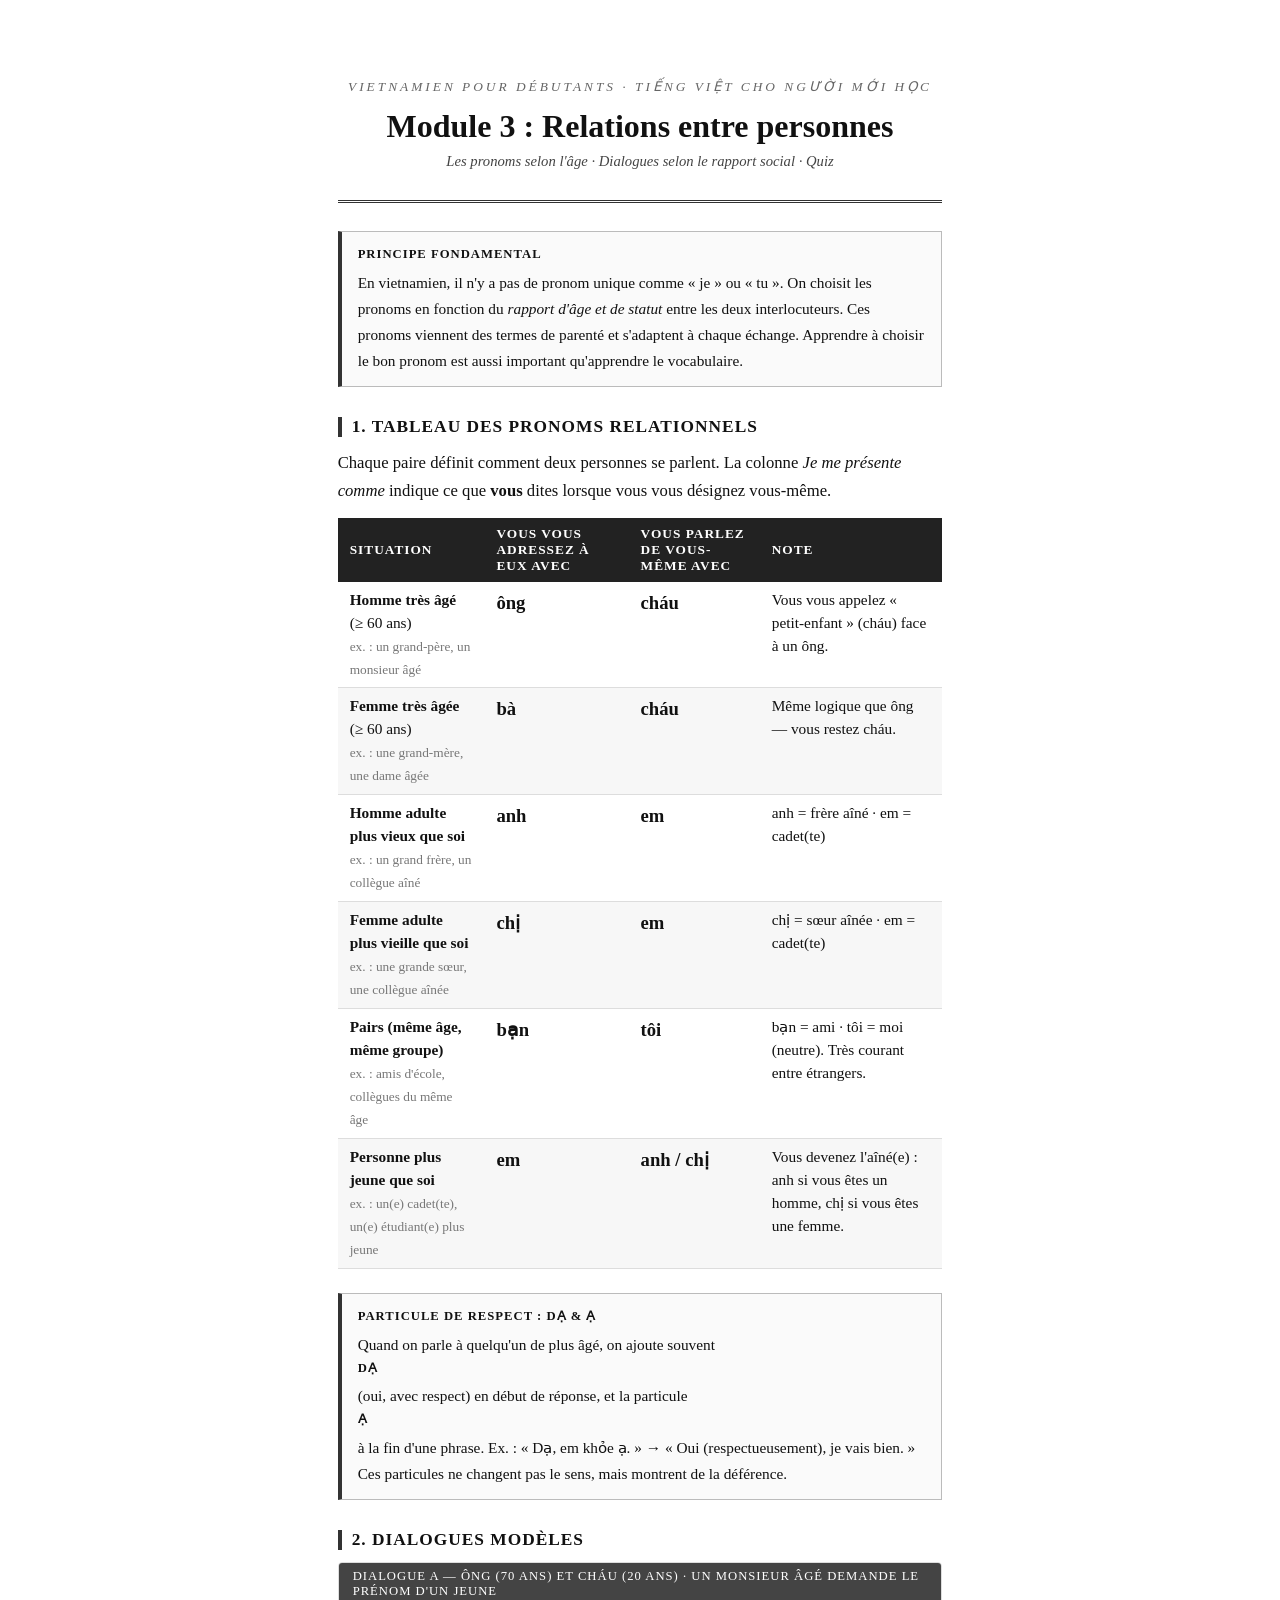
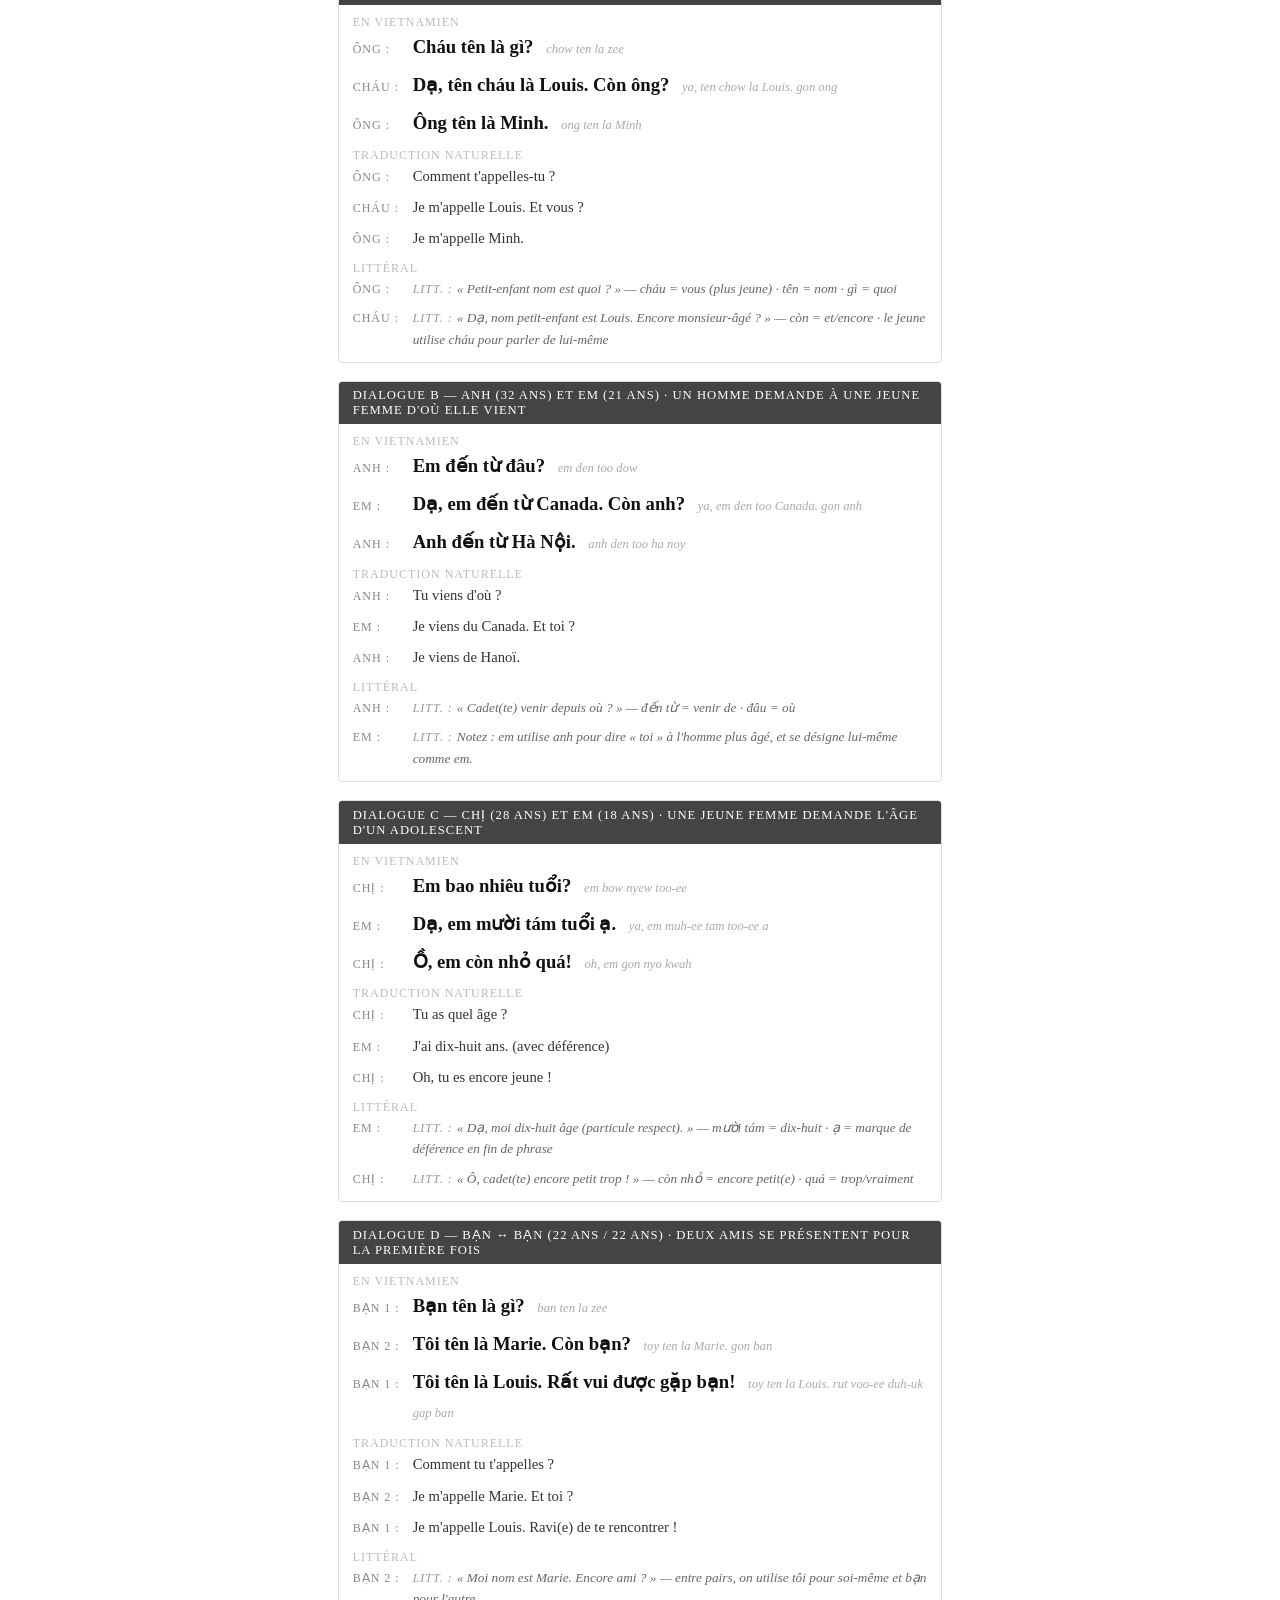
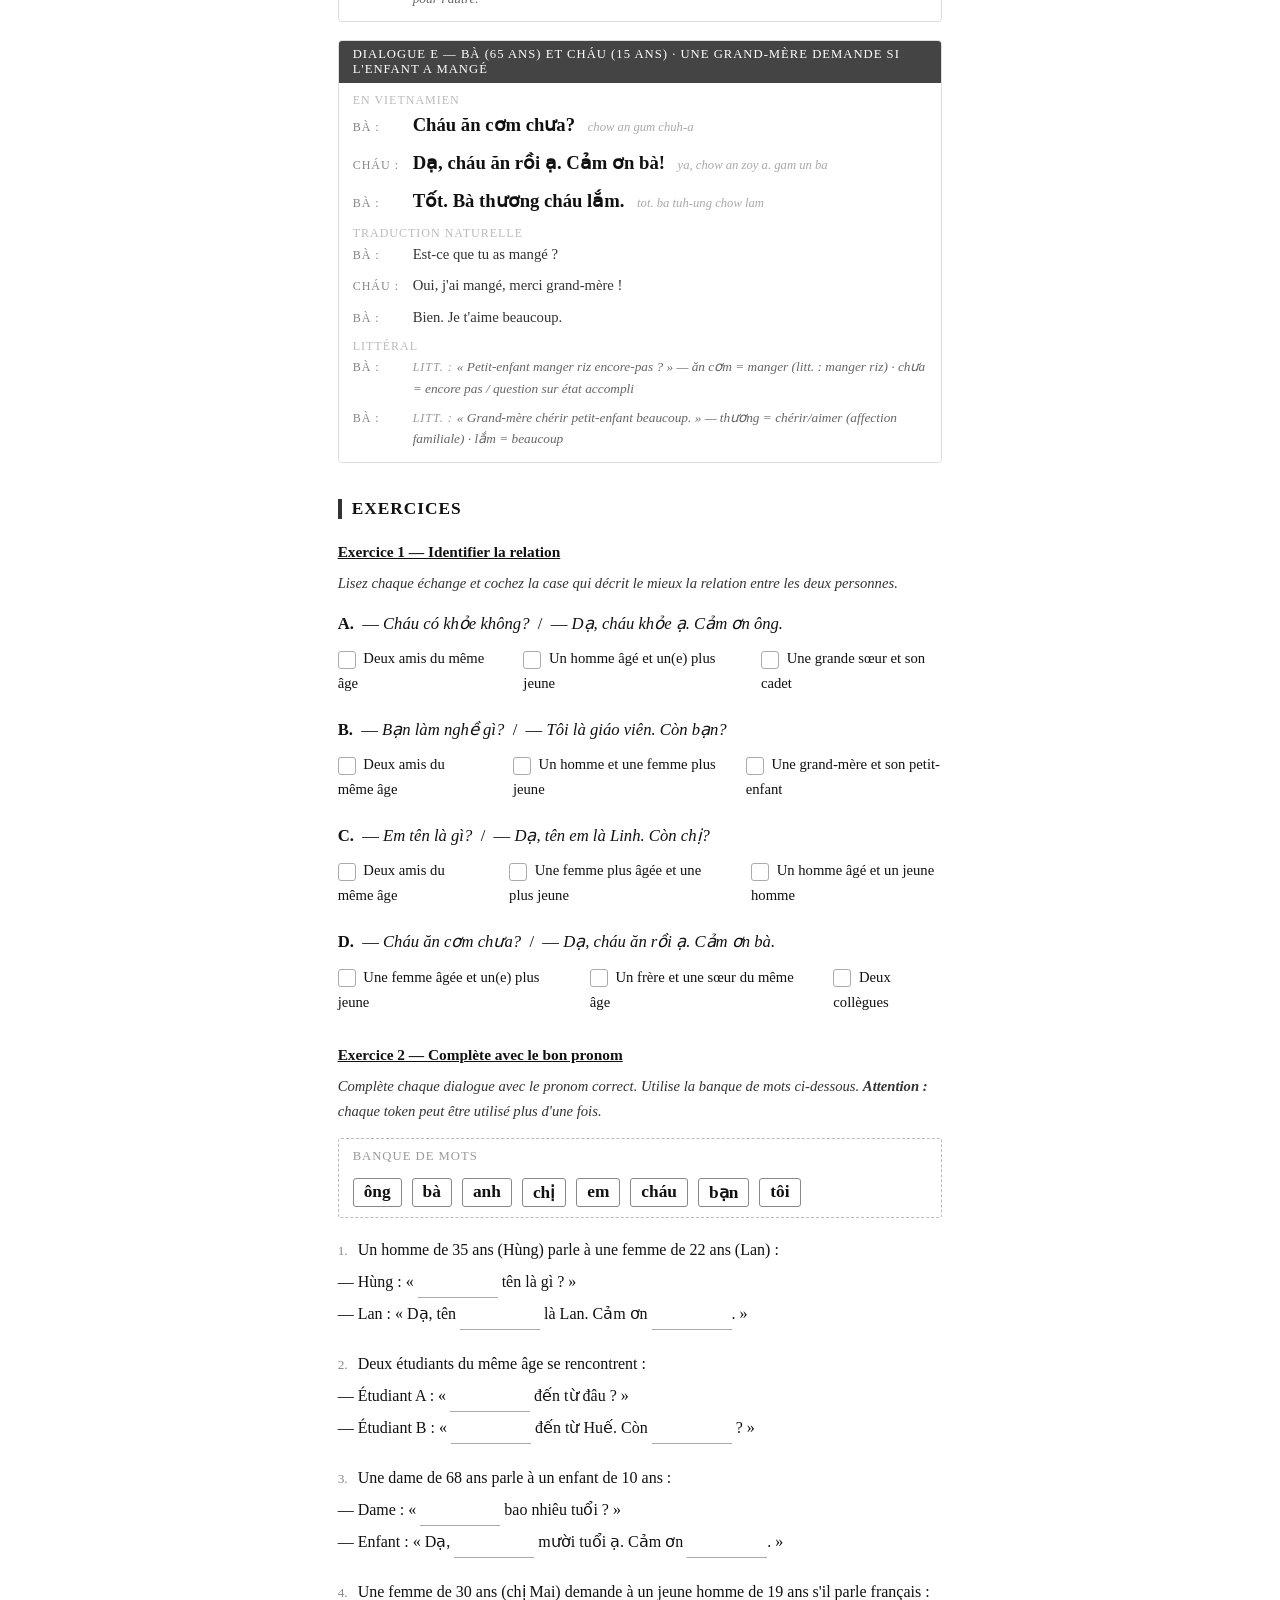
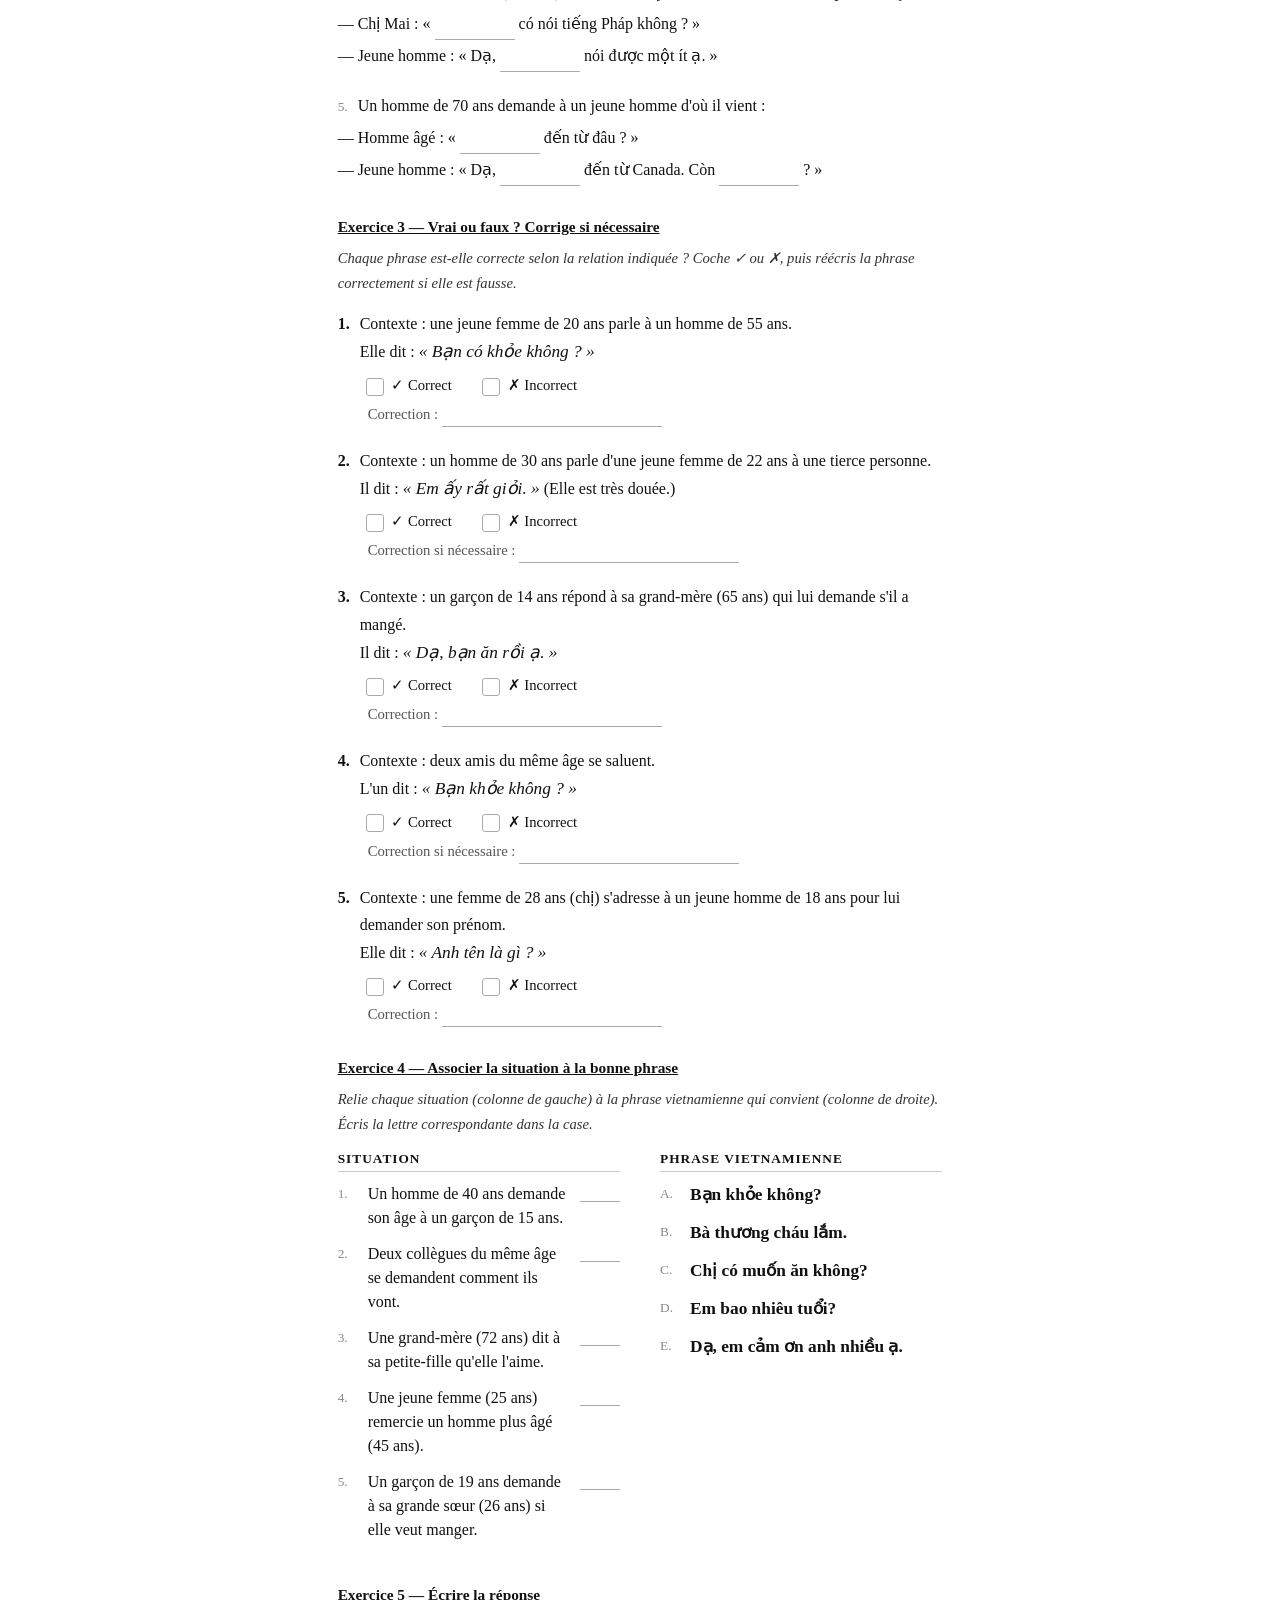
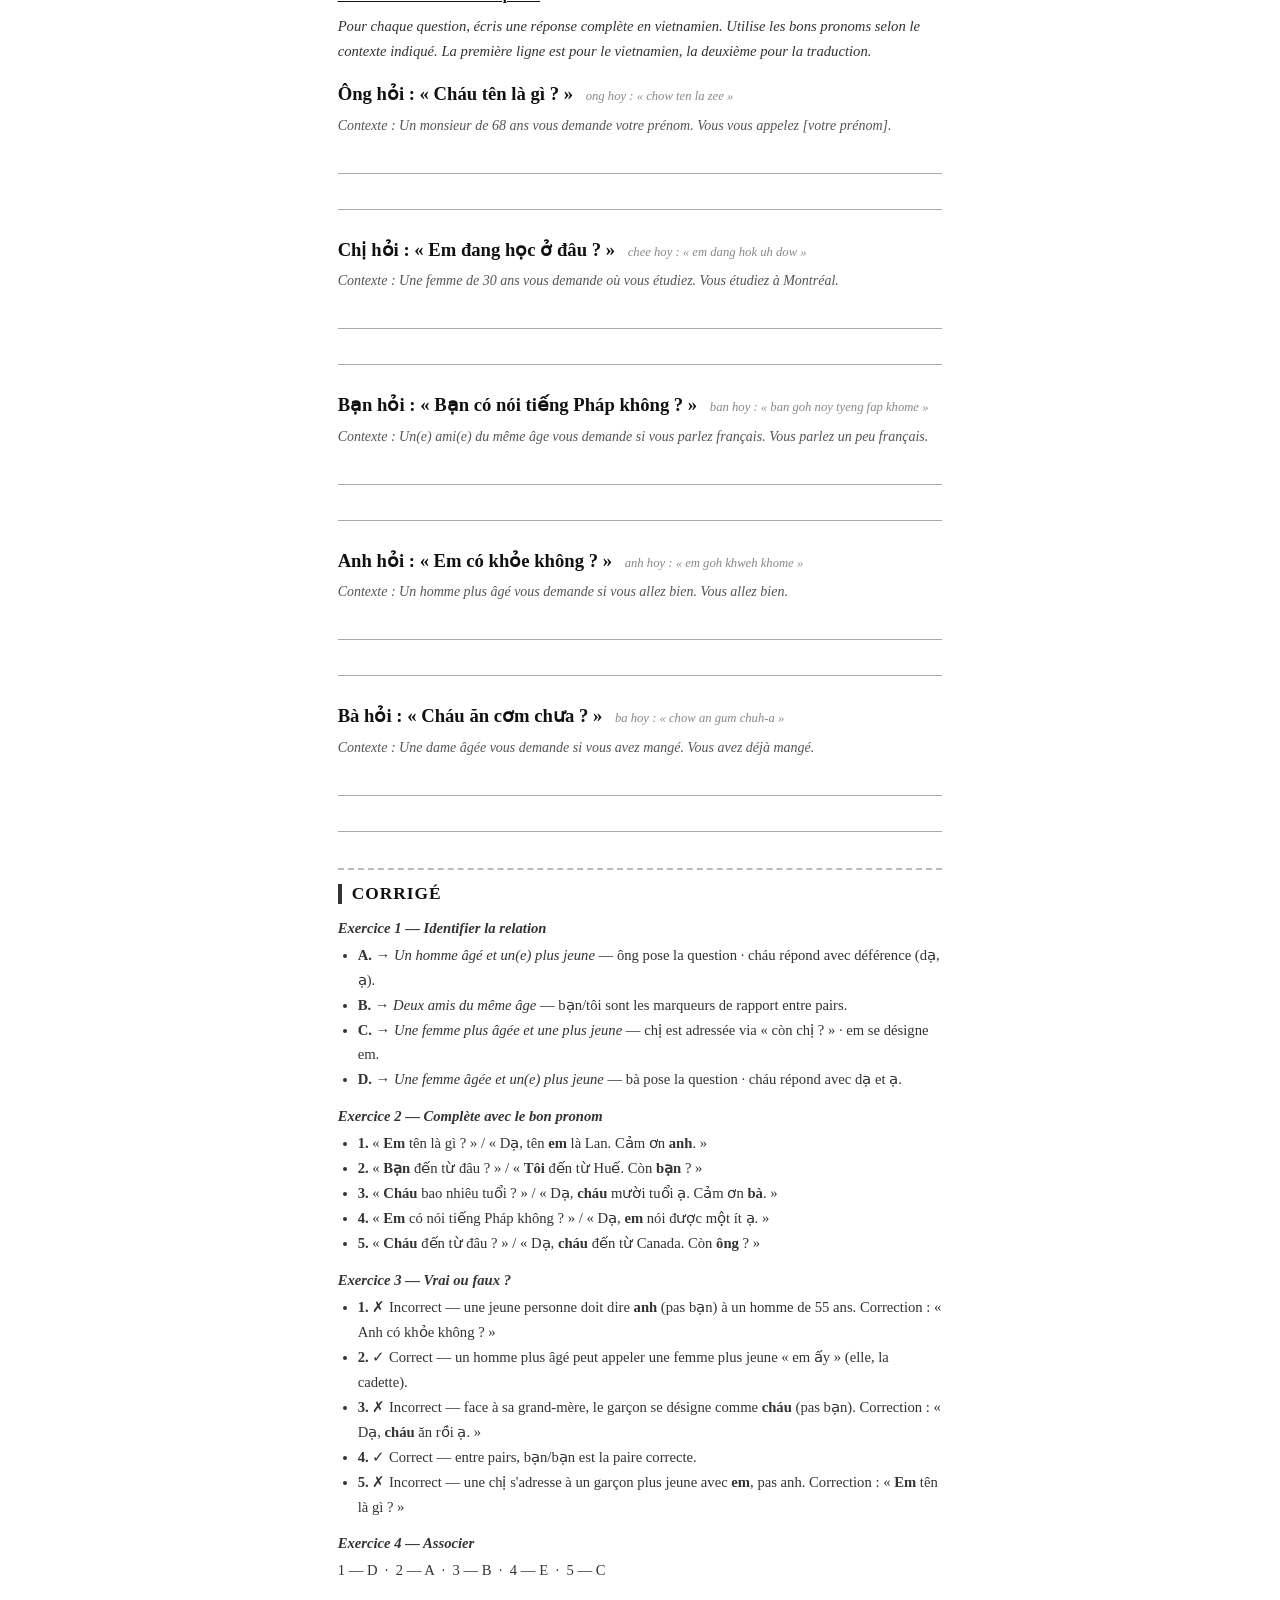
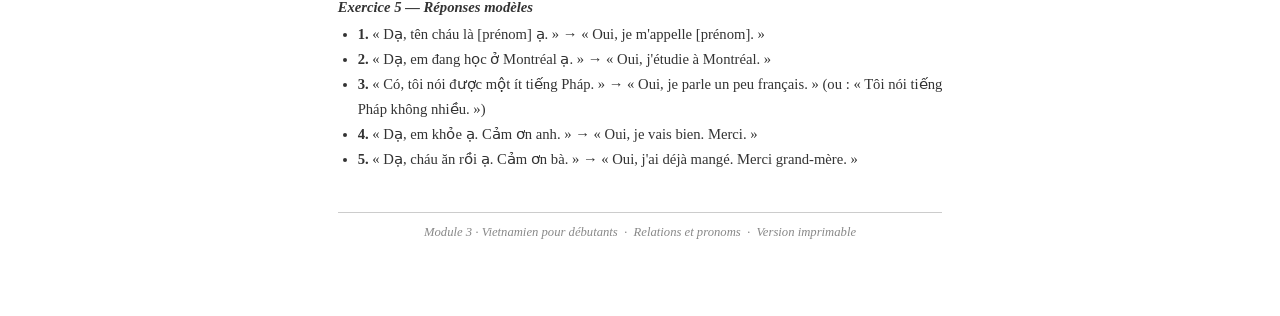
<file: docs/module-03-pronoms.html>
<!DOCTYPE html>
<html lang="fr">
<head>
  <meta charset="UTF-8" />
  <meta name="viewport" content="width=device-width, initial-scale=1.0" />
  <title>Module 3 — Pronoms et relations entre personnes</title>
  <style>
    * { box-sizing: border-box; margin: 0; padding: 0; }

    body {
      font-family: Georgia, 'Times New Roman', serif;
      font-size: 12.5pt;
      color: #111;
      background: #fff;
      padding: 2cm 2.5cm;
      max-width: 21cm;
      margin: 0 auto;
    }

    /* --- HEADER --- */
    .module-header {
      text-align: center;
      border-bottom: 3px double #333;
      padding-bottom: 16px;
      margin-bottom: 28px;
    }
    .module-header .label {
      font-size: 10pt;
      letter-spacing: 3px;
      text-transform: uppercase;
      color: #666;
    }
    .module-header h1 { font-size: 24pt; margin: 6px 0 4px; }
    .module-header p { font-size: 11pt; color: #444; font-style: italic; }

    /* --- SECTION HEADINGS --- */
    h2 {
      font-size: 13pt;
      margin: 30px 0 12px;
      border-left: 4px solid #333;
      padding-left: 10px;
      text-transform: uppercase;
      letter-spacing: 1px;
    }
    h3 {
      font-size: 11.5pt;
      margin: 20px 0 8px;
      font-style: italic;
      color: #333;
    }
    p { line-height: 1.7; margin-bottom: 10px; }

    /* --- TIP BOX --- */
    .tip-box {
      border: 1px solid #bbb;
      background: #fafafa;
      padding: 12px 16px;
      margin: 16px 0 24px;
      border-left: 4px solid #333;
      font-size: 11.5pt;
      line-height: 1.7;
    }
    .tip-box strong {
      display: block;
      margin-bottom: 4px;
      font-size: 9.5pt;
      text-transform: uppercase;
      letter-spacing: 1px;
    }

    /* --- PRONOUN TABLE --- */
    .pron-table {
      width: 100%;
      border-collapse: collapse;
      margin: 12px 0 24px;
      font-size: 11.5pt;
    }
    .pron-table th {
      background: #222;
      color: #fff;
      padding: 8px 12px;
      text-align: left;
      font-size: 10pt;
      letter-spacing: 1px;
      text-transform: uppercase;
    }
    .pron-table td {
      padding: 7px 12px;
      border-bottom: 1px solid #ddd;
      vertical-align: top;
      line-height: 1.5;
    }
    .pron-table tr:nth-child(even) td { background: #f7f7f7; }
    .pron-table .viet { font-size: 14pt; font-weight: bold; }
    .pron-table .pair { color: #555; font-style: italic; }
    .pron-table .age-hint { font-size: 10pt; color: #777; }

    /* --- DIALOGUE CARD --- */
    .dialogue-card {
      border: 1px solid #ddd;
      border-radius: 4px;
      margin-bottom: 18px;
      overflow: hidden;
    }
    .dialogue-card .scenario-bar {
      background: #444;
      color: #fff;
      padding: 6px 14px;
      font-size: 9.5pt;
      letter-spacing: 1px;
      text-transform: uppercase;
    }
    .dialogue-card .exchange {
      padding: 10px 14px 12px;
    }
    .line {
      display: flex;
      align-items: baseline;
      gap: 10px;
      margin-bottom: 8px;
      line-height: 1.6;
    }
    .line:last-child { margin-bottom: 0; }
    .speaker {
      font-size: 9pt;
      text-transform: uppercase;
      letter-spacing: 1px;
      color: #888;
      width: 50px;
      flex-shrink: 0;
      padding-top: 2px;
    }
    .line-viet {
      font-size: 14pt;
      font-weight: bold;
      color: #111;
      flex: 1;
    }
    .line-viet .pron { font-size: 9.5pt; color: #aaa; font-style: italic; font-weight: normal; margin-left: 8px; letter-spacing: 0; }
    .line-fr {
      font-size: 11pt;
      color: #333;
      flex: 1;
    }
    .line-lit {
      font-size: 10pt;
      color: #666;
      font-style: italic;
      flex: 1;
    }
    .line-lit .lit-label {
      font-size: 9pt;
      text-transform: uppercase;
      letter-spacing: 1px;
      color: #999;
      margin-right: 4px;
    }
    .exchange .sub-label {
      font-size: 9pt;
      text-transform: uppercase;
      letter-spacing: 1px;
      color: #bbb;
      margin-bottom: 2px;
    }
    .exchange .block { margin-bottom: 10px; }
    .exchange .block:last-child { margin-bottom: 0; }

    /* --- EXERCISES --- */
    h2.exo { margin-top: 36px; }
    .exercise { margin: 20px 0 28px; }
    .exercise-title {
      font-weight: bold;
      font-size: 11.5pt;
      margin-bottom: 6px;
      text-decoration: underline;
    }
    .exercise-instr {
      font-size: 11pt;
      color: #333;
      margin-bottom: 14px;
      font-style: italic;
    }

    /* fill-in blanks */
    .fill-list { list-style: none; padding: 0; }
    .fill-list li {
      margin-bottom: 18px;
      line-height: 2;
      font-size: 12pt;
    }
    .fill-list li .num { font-size: 10pt; color: #888; margin-right: 6px; }
    .blank {
      display: inline-block;
      border-bottom: 1px solid #aaa;
      min-width: 80px;
      height: 20px;
      vertical-align: bottom;
    }
    .blank-lg {
      display: inline-block;
      border-bottom: 1px solid #aaa;
      min-width: 160px;
      height: 20px;
      vertical-align: bottom;
    }

    /* word bank */
    .word-bank {
      display: flex;
      flex-wrap: wrap;
      gap: 10px;
      border: 1px dashed #bbb;
      padding: 10px 14px;
      margin-bottom: 16px;
      border-radius: 3px;
    }
    .word-bank .wb-label {
      font-size: 9.5pt;
      text-transform: uppercase;
      letter-spacing: 1px;
      color: #999;
      width: 100%;
      margin-bottom: 4px;
    }
    .word-token {
      border: 1px solid #888;
      border-radius: 3px;
      padding: 3px 10px;
      font-size: 13pt;
      font-weight: bold;
      background: #fff;
    }

    /* matching */
    .match-grid {
      display: grid;
      grid-template-columns: 1fr 1fr;
      gap: 0 40px;
      margin: 10px 0 20px;
    }
    .match-col h4 {
      font-size: 10pt;
      text-transform: uppercase;
      letter-spacing: 1px;
      border-bottom: 1px solid #ccc;
      padding-bottom: 4px;
      margin-bottom: 10px;
    }
    .match-item {
      display: flex;
      align-items: flex-start;
      margin-bottom: 12px;
      font-size: 12pt;
      gap: 10px;
      line-height: 1.5;
    }
    .match-item .num { font-size: 10pt; color: #888; width: 20px; flex-shrink: 0; padding-top: 2px; }
    .match-item .blank-short {
      flex: 1;
      border-bottom: 1px solid #aaa;
      height: 20px;
      max-width: 40px;
    }

    /* true/false */
    .tf-list { list-style: none; padding: 0; }
    .tf-list li {
      margin-bottom: 20px;
      font-size: 12pt;
      line-height: 1.7;
    }
    .tf-row {
      display: flex;
      align-items: baseline;
      gap: 10px;
      margin-bottom: 4px;
    }
    .tf-box {
      display: inline-block;
      width: 18px; height: 18px;
      border: 1.5px solid #aaa;
      border-radius: 3px;
      vertical-align: middle;
      margin-right: 4px;
    }
    .correction-line {
      margin-top: 4px;
      padding-left: 30px;
      font-size: 11pt;
      color: #555;
    }
    .correction-line .blank-lg { min-width: 220px; }

    /* write-in response */
    .write-list { list-style: none; padding: 0; }
    .write-list li { margin-bottom: 24px; }
    .write-prompt {
      font-size: 14pt;
      font-weight: bold;
      margin-bottom: 4px;
    }
    .write-prompt .pron { font-size: 9.5pt; font-weight: normal; font-style: italic; color: #888; margin-left: 8px; }
    .write-context { font-size: 10.5pt; font-style: italic; color: #555; margin-bottom: 8px; }
    .write-line {
      border-bottom: 1px solid #aaa;
      height: 28px;
      margin-bottom: 8px;
    }

    /* --- ANSWER KEY --- */
    .answer-key {
      border-top: 2px dashed #bbb;
      margin-top: 36px;
      padding-top: 14px;
    }
    .answer-key h2 { margin-top: 0; }
    .answer-key h3 { font-size: 11pt; margin: 16px 0 6px; }
    .answer-key p, .answer-key li { font-size: 11pt; color: #333; line-height: 1.7; }
    .answer-key ul { padding-left: 20px; margin-bottom: 10px; }

    /* --- FOOTER --- */
    .footer {
      text-align: center;
      margin-top: 40px;
      padding-top: 12px;
      border-top: 1px solid #ccc;
      font-size: 9.5pt;
      color: #888;
      font-style: italic;
    }

    /* PRINT */
    @media print {
      body { padding: 1.2cm 1.8cm; }
      .page-break { page-break-before: always; }
      .dialogue-card { break-inside: avoid; }
      h2 { break-after: avoid; }
      .answer-key { page-break-before: always; }
    }
  </style>
</head>
<body>

<!-- ===== HEADER ===== -->
<div class="module-header">
  <p class="label">Vietnamien pour débutants · Tiếng Việt cho người mới học</p>
  <h1>Module 3 : Relations entre personnes</h1>
  <p>Les pronoms selon l'âge · Dialogues selon le rapport social · Quiz</p>
</div>

<!-- ===== INTRO ===== -->
<div class="tip-box">
  <strong>Principe fondamental</strong>
  En vietnamien, il n'y a pas de pronom unique comme « je » ou « tu ». On choisit les pronoms
  en fonction du <em>rapport d'âge et de statut</em> entre les deux interlocuteurs.
  Ces pronoms viennent des termes de parenté et s'adaptent à chaque échange.
  Apprendre à choisir le bon pronom est aussi important qu'apprendre le vocabulaire.
</div>

<!-- ===== SECTION 1 : TABLEAU DES PRONOMS ===== -->
<h2>1. Tableau des pronoms relationnels</h2>
<p>
  Chaque paire définit comment deux personnes se parlent. La colonne <em>Je me présente comme</em>
  indique ce que <strong>vous</strong> dites lorsque vous vous désignez vous-même.
</p>

<table class="pron-table">
  <thead>
    <tr>
      <th>Situation</th>
      <th>Vous vous adressez à eux avec</th>
      <th>Vous parlez de vous-même avec</th>
      <th>Note</th>
    </tr>
  </thead>
  <tbody>
    <tr>
      <td>
        <strong>Homme très âgé</strong> (≥ 60 ans)<br>
        <span class="age-hint">ex. : un grand-père, un monsieur âgé</span>
      </td>
      <td class="viet">ông</td>
      <td class="viet">cháu</td>
      <td>Vous vous appelez « petit-enfant » (cháu) face à un ông.</td>
    </tr>
    <tr>
      <td>
        <strong>Femme très âgée</strong> (≥ 60 ans)<br>
        <span class="age-hint">ex. : une grand-mère, une dame âgée</span>
      </td>
      <td class="viet">bà</td>
      <td class="viet">cháu</td>
      <td>Même logique que ông — vous restez cháu.</td>
    </tr>
    <tr>
      <td>
        <strong>Homme adulte plus vieux que soi</strong><br>
        <span class="age-hint">ex. : un grand frère, un collègue aîné</span>
      </td>
      <td class="viet">anh</td>
      <td class="viet">em</td>
      <td>anh = frère aîné · em = cadet(te)</td>
    </tr>
    <tr>
      <td>
        <strong>Femme adulte plus vieille que soi</strong><br>
        <span class="age-hint">ex. : une grande sœur, une collègue aînée</span>
      </td>
      <td class="viet">chị</td>
      <td class="viet">em</td>
      <td>chị = sœur aînée · em = cadet(te)</td>
    </tr>
    <tr>
      <td>
        <strong>Pairs (même âge, même groupe)</strong><br>
        <span class="age-hint">ex. : amis d'école, collègues du même âge</span>
      </td>
      <td class="viet">bạn</td>
      <td class="viet">tôi</td>
      <td>bạn = ami · tôi = moi (neutre). Très courant entre étrangers.</td>
    </tr>
    <tr>
      <td>
        <strong>Personne plus jeune que soi</strong><br>
        <span class="age-hint">ex. : un(e) cadet(te), un(e) étudiant(e) plus jeune</span>
      </td>
      <td class="viet">em</td>
      <td class="viet">anh / chị</td>
      <td>Vous devenez l'aîné(e) : anh si vous êtes un homme, chị si vous êtes une femme.</td>
    </tr>
  </tbody>
</table>

<div class="tip-box">
  <strong>Particule de respect : dạ &amp; ạ</strong>
  Quand on parle à quelqu'un de plus âgé, on ajoute souvent <strong>dạ</strong> (oui, avec respect)
  en début de réponse, et la particule <strong>ạ</strong> à la fin d'une phrase.
  Ex. : « Dạ, em khỏe ạ. » → « Oui (respectueusement), je vais bien. »
  Ces particules ne changent pas le sens, mais montrent de la déférence.
</div>

<!-- ===== SECTION 2 : DIALOGUES MODÈLES ===== -->
<div class="page-break"></div>
<h2>2. Dialogues modèles</h2>

<!-- DIALOGUE A -->
<div class="dialogue-card">
  <div class="scenario-bar">Dialogue A — ông (70 ans) et cháu (20 ans) · Un monsieur âgé demande le prénom d'un jeune</div>
  <div class="exchange">
    <div class="block">
      <div class="sub-label">En vietnamien</div>
      <div class="line">
        <span class="speaker">Ông :</span>
        <span class="line-viet">Cháu tên là gì? <span class="pron">chow ten la zee</span></span>
      </div>
      <div class="line">
        <span class="speaker">Cháu :</span>
        <span class="line-viet">Dạ, tên cháu là Louis. Còn ông? <span class="pron">ya, ten chow la Louis. gon ong</span></span>
      </div>
      <div class="line">
        <span class="speaker">Ông :</span>
        <span class="line-viet">Ông tên là Minh. <span class="pron">ong ten la Minh</span></span>
      </div>
    </div>
    <div class="block">
      <div class="sub-label">Traduction naturelle</div>
      <div class="line"><span class="speaker">Ông :</span><span class="line-fr">Comment t'appelles-tu ?</span></div>
      <div class="line"><span class="speaker">Cháu :</span><span class="line-fr">Je m'appelle Louis. Et vous ?</span></div>
      <div class="line"><span class="speaker">Ông :</span><span class="line-fr">Je m'appelle Minh.</span></div>
    </div>
    <div class="block">
      <div class="sub-label">Littéral</div>
      <div class="line"><span class="speaker">Ông :</span><span class="line-lit"><span class="lit-label">Litt. :</span>« Petit-enfant nom est quoi ? » — <em>cháu</em> = vous (plus jeune) · <em>tên</em> = nom · <em>gì</em> = quoi</span></div>
      <div class="line"><span class="speaker">Cháu :</span><span class="line-lit"><span class="lit-label">Litt. :</span>« Dạ, nom petit-enfant est Louis. Encore monsieur-âgé ? » — <em>còn</em> = et/encore · le jeune utilise <em>cháu</em> pour parler de lui-même</span></div>
    </div>
  </div>
</div>

<!-- DIALOGUE B -->
<div class="dialogue-card">
  <div class="scenario-bar">Dialogue B — anh (32 ans) et em (21 ans) · Un homme demande à une jeune femme d'où elle vient</div>
  <div class="exchange">
    <div class="block">
      <div class="sub-label">En vietnamien</div>
      <div class="line">
        <span class="speaker">Anh :</span>
        <span class="line-viet">Em đến từ đâu? <span class="pron">em den too dow</span></span>
      </div>
      <div class="line">
        <span class="speaker">Em :</span>
        <span class="line-viet">Dạ, em đến từ Canada. Còn anh? <span class="pron">ya, em den too Canada. gon anh</span></span>
      </div>
      <div class="line">
        <span class="speaker">Anh :</span>
        <span class="line-viet">Anh đến từ Hà Nội. <span class="pron">anh den too ha noy</span></span>
      </div>
    </div>
    <div class="block">
      <div class="sub-label">Traduction naturelle</div>
      <div class="line"><span class="speaker">Anh :</span><span class="line-fr">Tu viens d'où ?</span></div>
      <div class="line"><span class="speaker">Em :</span><span class="line-fr">Je viens du Canada. Et toi ?</span></div>
      <div class="line"><span class="speaker">Anh :</span><span class="line-fr">Je viens de Hanoï.</span></div>
    </div>
    <div class="block">
      <div class="sub-label">Littéral</div>
      <div class="line"><span class="speaker">Anh :</span><span class="line-lit"><span class="lit-label">Litt. :</span>« Cadet(te) venir depuis où ? » — <em>đến từ</em> = venir de · <em>đâu</em> = où</span></div>
      <div class="line"><span class="speaker">Em :</span><span class="line-lit"><span class="lit-label">Litt. :</span>Notez : em utilise <em>anh</em> pour dire « toi » à l'homme plus âgé, et se désigne lui-même comme <em>em</em>.</span></div>
    </div>
  </div>
</div>

<!-- DIALOGUE C -->
<div class="dialogue-card">
  <div class="scenario-bar">Dialogue C — chị (28 ans) et em (18 ans) · Une jeune femme demande l'âge d'un adolescent</div>
  <div class="exchange">
    <div class="block">
      <div class="sub-label">En vietnamien</div>
      <div class="line">
        <span class="speaker">Chị :</span>
        <span class="line-viet">Em bao nhiêu tuổi? <span class="pron">em bow nyew too-ee</span></span>
      </div>
      <div class="line">
        <span class="speaker">Em :</span>
        <span class="line-viet">Dạ, em mười tám tuổi ạ. <span class="pron">ya, em muh-ee tam too-ee a</span></span>
      </div>
      <div class="line">
        <span class="speaker">Chị :</span>
        <span class="line-viet">Ồ, em còn nhỏ quá! <span class="pron">oh, em gon nyo kwah</span></span>
      </div>
    </div>
    <div class="block">
      <div class="sub-label">Traduction naturelle</div>
      <div class="line"><span class="speaker">Chị :</span><span class="line-fr">Tu as quel âge ?</span></div>
      <div class="line"><span class="speaker">Em :</span><span class="line-fr">J'ai dix-huit ans. (avec déférence)</span></div>
      <div class="line"><span class="speaker">Chị :</span><span class="line-fr">Oh, tu es encore jeune !</span></div>
    </div>
    <div class="block">
      <div class="sub-label">Littéral</div>
      <div class="line"><span class="speaker">Em :</span><span class="line-lit"><span class="lit-label">Litt. :</span>« Dạ, moi dix-huit âge (particule respect). » — <em>mười tám</em> = dix-huit · <em>ạ</em> = marque de déférence en fin de phrase</span></div>
      <div class="line"><span class="speaker">Chị :</span><span class="line-lit"><span class="lit-label">Litt. :</span>« Ô, cadet(te) encore petit trop ! » — <em>còn nhỏ</em> = encore petit(e) · <em>quá</em> = trop/vraiment</span></div>
    </div>
  </div>
</div>

<!-- DIALOGUE D -->
<div class="dialogue-card">
  <div class="scenario-bar">Dialogue D — bạn ↔ bạn (22 ans / 22 ans) · Deux amis se présentent pour la première fois</div>
  <div class="exchange">
    <div class="block">
      <div class="sub-label">En vietnamien</div>
      <div class="line">
        <span class="speaker">Bạn 1 :</span>
        <span class="line-viet">Bạn tên là gì? <span class="pron">ban ten la zee</span></span>
      </div>
      <div class="line">
        <span class="speaker">Bạn 2 :</span>
        <span class="line-viet">Tôi tên là Marie. Còn bạn? <span class="pron">toy ten la Marie. gon ban</span></span>
      </div>
      <div class="line">
        <span class="speaker">Bạn 1 :</span>
        <span class="line-viet">Tôi tên là Louis. Rất vui được gặp bạn! <span class="pron">toy ten la Louis. rut voo-ee duh-uk gap ban</span></span>
      </div>
    </div>
    <div class="block">
      <div class="sub-label">Traduction naturelle</div>
      <div class="line"><span class="speaker">Bạn 1 :</span><span class="line-fr">Comment tu t'appelles ?</span></div>
      <div class="line"><span class="speaker">Bạn 2 :</span><span class="line-fr">Je m'appelle Marie. Et toi ?</span></div>
      <div class="line"><span class="speaker">Bạn 1 :</span><span class="line-fr">Je m'appelle Louis. Ravi(e) de te rencontrer !</span></div>
    </div>
    <div class="block">
      <div class="sub-label">Littéral</div>
      <div class="line"><span class="speaker">Bạn 2 :</span><span class="line-lit"><span class="lit-label">Litt. :</span>« Moi nom est Marie. Encore ami ? » — entre pairs, on utilise <em>tôi</em> pour soi-même et <em>bạn</em> pour l'autre.</span></div>
    </div>
  </div>
</div>

<!-- DIALOGUE E -->
<div class="dialogue-card">
  <div class="scenario-bar">Dialogue E — bà (65 ans) et cháu (15 ans) · Une grand-mère demande si l'enfant a mangé</div>
  <div class="exchange">
    <div class="block">
      <div class="sub-label">En vietnamien</div>
      <div class="line">
        <span class="speaker">Bà :</span>
        <span class="line-viet">Cháu ăn cơm chưa? <span class="pron">chow an gum chuh-a</span></span>
      </div>
      <div class="line">
        <span class="speaker">Cháu :</span>
        <span class="line-viet">Dạ, cháu ăn rồi ạ. Cảm ơn bà! <span class="pron">ya, chow an zoy a. gam un ba</span></span>
      </div>
      <div class="line">
        <span class="speaker">Bà :</span>
        <span class="line-viet">Tốt. Bà thương cháu lắm. <span class="pron">tot. ba tuh-ung chow lam</span></span>
      </div>
    </div>
    <div class="block">
      <div class="sub-label">Traduction naturelle</div>
      <div class="line"><span class="speaker">Bà :</span><span class="line-fr">Est-ce que tu as mangé ?</span></div>
      <div class="line"><span class="speaker">Cháu :</span><span class="line-fr">Oui, j'ai mangé, merci grand-mère !</span></div>
      <div class="line"><span class="speaker">Bà :</span><span class="line-fr">Bien. Je t'aime beaucoup.</span></div>
    </div>
    <div class="block">
      <div class="sub-label">Littéral</div>
      <div class="line"><span class="speaker">Bà :</span><span class="line-lit"><span class="lit-label">Litt. :</span>« Petit-enfant manger riz encore-pas ? » — <em>ăn cơm</em> = manger (litt. : manger riz) · <em>chưa</em> = encore pas / question sur état accompli</span></div>
      <div class="line"><span class="speaker">Bà :</span><span class="line-lit"><span class="lit-label">Litt. :</span>« Grand-mère chérir petit-enfant beaucoup. » — <em>thương</em> = chérir/aimer (affection familiale) · <em>lắm</em> = beaucoup</span></div>
    </div>
  </div>
</div>

<!-- ===== EXERCISES ===== -->
<div class="page-break"></div>
<h2 class="exo">Exercices</h2>

<!-- EXERCISE 1 -->
<div class="exercise">
  <p class="exercise-title">Exercice 1 — Identifier la relation</p>
  <p class="exercise-instr">
    Lisez chaque échange et cochez la case qui décrit le mieux la relation entre les deux personnes.
  </p>

  <ul class="tf-list">
    <li>
      <p style="margin-bottom:8px; font-size:12.5pt;">
        <strong>A.</strong>&nbsp;
        — <em>Cháu có khỏe không?</em> &nbsp;/&nbsp; — <em>Dạ, cháu khỏe ạ. Cảm ơn ông.</em>
      </p>
      <div style="display:flex; gap:30px; font-size:11pt;">
        <label><span class="tf-box"></span> Deux amis du même âge</label>
        <label><span class="tf-box"></span> Un homme âgé et un(e) plus jeune</label>
        <label><span class="tf-box"></span> Une grande sœur et son cadet</label>
      </div>
    </li>
    <li>
      <p style="margin-bottom:8px; font-size:12.5pt;">
        <strong>B.</strong>&nbsp;
        — <em>Bạn làm nghề gì?</em> &nbsp;/&nbsp; — <em>Tôi là giáo viên. Còn bạn?</em>
      </p>
      <div style="display:flex; gap:30px; font-size:11pt;">
        <label><span class="tf-box"></span> Deux amis du même âge</label>
        <label><span class="tf-box"></span> Un homme et une femme plus jeune</label>
        <label><span class="tf-box"></span> Une grand-mère et son petit-enfant</label>
      </div>
    </li>
    <li>
      <p style="margin-bottom:8px; font-size:12.5pt;">
        <strong>C.</strong>&nbsp;
        — <em>Em tên là gì?</em> &nbsp;/&nbsp; — <em>Dạ, tên em là Linh. Còn chị?</em>
      </p>
      <div style="display:flex; gap:30px; font-size:11pt;">
        <label><span class="tf-box"></span> Deux amis du même âge</label>
        <label><span class="tf-box"></span> Une femme plus âgée et une plus jeune</label>
        <label><span class="tf-box"></span> Un homme âgé et un jeune homme</label>
      </div>
    </li>
    <li>
      <p style="margin-bottom:8px; font-size:12.5pt;">
        <strong>D.</strong>&nbsp;
        — <em>Cháu ăn cơm chưa?</em> &nbsp;/&nbsp; — <em>Dạ, cháu ăn rồi ạ. Cảm ơn bà.</em>
      </p>
      <div style="display:flex; gap:30px; font-size:11pt;">
        <label><span class="tf-box"></span> Une femme âgée et un(e) plus jeune</label>
        <label><span class="tf-box"></span> Un frère et une sœur du même âge</label>
        <label><span class="tf-box"></span> Deux collègues</label>
      </div>
    </li>
  </ul>
</div>

<!-- EXERCISE 2 -->
<div class="exercise">
  <p class="exercise-title">Exercice 2 — Complète avec le bon pronom</p>
  <p class="exercise-instr">
    Complète chaque dialogue avec le pronom correct. Utilise la banque de mots ci-dessous.
    <strong>Attention :</strong> chaque token peut être utilisé plus d'une fois.
  </p>

  <div class="word-bank">
    <span class="wb-label">Banque de mots</span>
    <span class="word-token">ông</span>
    <span class="word-token">bà</span>
    <span class="word-token">anh</span>
    <span class="word-token">chị</span>
    <span class="word-token">em</span>
    <span class="word-token">cháu</span>
    <span class="word-token">bạn</span>
    <span class="word-token">tôi</span>
  </div>

  <ul class="fill-list">
    <li>
      <span class="num">1.</span>
      Un homme de 35 ans (Hùng) parle à une femme de 22 ans (Lan) :<br>
      — Hùng : « <span class="blank"></span> tên là gì ? »<br>
      — Lan : « Dạ, tên <span class="blank"></span> là Lan. Cảm ơn <span class="blank"></span>. »
    </li>
    <li>
      <span class="num">2.</span>
      Deux étudiants du même âge se rencontrent :<br>
      — Étudiant A : « <span class="blank"></span> đến từ đâu ? »<br>
      — Étudiant B : « <span class="blank"></span> đến từ Huế. Còn <span class="blank"></span> ? »
    </li>
    <li>
      <span class="num">3.</span>
      Une dame de 68 ans parle à un enfant de 10 ans :<br>
      — Dame : « <span class="blank"></span> bao nhiêu tuổi ? »<br>
      — Enfant : « Dạ, <span class="blank"></span> mười tuổi ạ. Cảm ơn <span class="blank"></span>. »
    </li>
    <li>
      <span class="num">4.</span>
      Une femme de 30 ans (chị Mai) demande à un jeune homme de 19 ans s'il parle français :<br>
      — Chị Mai : « <span class="blank"></span> có nói tiếng Pháp không ? »<br>
      — Jeune homme : « Dạ, <span class="blank"></span> nói được một ít ạ. »
    </li>
    <li>
      <span class="num">5.</span>
      Un homme de 70 ans demande à un jeune homme d'où il vient :<br>
      — Homme âgé : « <span class="blank"></span> đến từ đâu ? »<br>
      — Jeune homme : « Dạ, <span class="blank"></span> đến từ Canada. Còn <span class="blank"></span> ? »
    </li>
  </ul>
</div>

<!-- EXERCISE 3 -->
<div class="page-break"></div>
<div class="exercise">
  <p class="exercise-title">Exercice 3 — Vrai ou faux ? Corrige si nécessaire</p>
  <p class="exercise-instr">
    Chaque phrase est-elle correcte selon la relation indiquée ? Coche ✓ ou ✗, puis réécris la phrase
    correctement si elle est fausse.
  </p>

  <ul class="tf-list">
    <li>
      <div class="tf-row">
        <strong>1.</strong>
        <div>
          Contexte : une jeune femme de 20 ans parle à un homme de 55 ans.<br>
          Elle dit : <em style="font-size:13pt">« Bạn có khỏe không ? »</em>
        </div>
      </div>
      <div style="display:flex; gap:30px; font-size:11pt; margin: 6px 0 0 28px;">
        <label><span class="tf-box"></span> ✓ Correct</label>
        <label><span class="tf-box"></span> ✗ Incorrect</label>
      </div>
      <div class="correction-line">Correction : <span class="blank-lg"></span></div>
    </li>
    <li>
      <div class="tf-row">
        <strong>2.</strong>
        <div>
          Contexte : un homme de 30 ans parle d'une jeune femme de 22 ans à une tierce personne.<br>
          Il dit : <em style="font-size:13pt">« Em ấy rất giỏi. »</em> (Elle est très douée.)
        </div>
      </div>
      <div style="display:flex; gap:30px; font-size:11pt; margin: 6px 0 0 28px;">
        <label><span class="tf-box"></span> ✓ Correct</label>
        <label><span class="tf-box"></span> ✗ Incorrect</label>
      </div>
      <div class="correction-line">Correction si nécessaire : <span class="blank-lg"></span></div>
    </li>
    <li>
      <div class="tf-row">
        <strong>3.</strong>
        <div>
          Contexte : un garçon de 14 ans répond à sa grand-mère (65 ans) qui lui demande s'il a mangé.<br>
          Il dit : <em style="font-size:13pt">« Dạ, bạn ăn rồi ạ. »</em>
        </div>
      </div>
      <div style="display:flex; gap:30px; font-size:11pt; margin: 6px 0 0 28px;">
        <label><span class="tf-box"></span> ✓ Correct</label>
        <label><span class="tf-box"></span> ✗ Incorrect</label>
      </div>
      <div class="correction-line">Correction : <span class="blank-lg"></span></div>
    </li>
    <li>
      <div class="tf-row">
        <strong>4.</strong>
        <div>
          Contexte : deux amis du même âge se saluent.<br>
          L'un dit : <em style="font-size:13pt">« Bạn khỏe không ? »</em>
        </div>
      </div>
      <div style="display:flex; gap:30px; font-size:11pt; margin: 6px 0 0 28px;">
        <label><span class="tf-box"></span> ✓ Correct</label>
        <label><span class="tf-box"></span> ✗ Incorrect</label>
      </div>
      <div class="correction-line">Correction si nécessaire : <span class="blank-lg"></span></div>
    </li>
    <li>
      <div class="tf-row">
        <strong>5.</strong>
        <div>
          Contexte : une femme de 28 ans (chị) s'adresse à un jeune homme de 18 ans pour lui demander son prénom.<br>
          Elle dit : <em style="font-size:13pt">« Anh tên là gì ? »</em>
        </div>
      </div>
      <div style="display:flex; gap:30px; font-size:11pt; margin: 6px 0 0 28px;">
        <label><span class="tf-box"></span> ✓ Correct</label>
        <label><span class="tf-box"></span> ✗ Incorrect</label>
      </div>
      <div class="correction-line">Correction : <span class="blank-lg"></span></div>
    </li>
  </ul>
</div>

<!-- EXERCISE 4 -->
<div class="exercise">
  <p class="exercise-title">Exercice 4 — Associer la situation à la bonne phrase</p>
  <p class="exercise-instr">
    Relie chaque situation (colonne de gauche) à la phrase vietnamienne qui convient (colonne de droite).
    Écris la lettre correspondante dans la case.
  </p>

  <div class="match-grid">
    <div class="match-col">
      <h4>Situation</h4>
      <div class="match-item">
        <span class="num">1.</span>
        <span style="flex:1">Un homme de 40 ans demande son âge à un garçon de 15 ans.</span>
        <span class="blank-short"></span>
      </div>
      <div class="match-item">
        <span class="num">2.</span>
        <span style="flex:1">Deux collègues du même âge se demandent comment ils vont.</span>
        <span class="blank-short"></span>
      </div>
      <div class="match-item">
        <span class="num">3.</span>
        <span style="flex:1">Une grand-mère (72 ans) dit à sa petite-fille qu'elle l'aime.</span>
        <span class="blank-short"></span>
      </div>
      <div class="match-item">
        <span class="num">4.</span>
        <span style="flex:1">Une jeune femme (25 ans) remercie un homme plus âgé (45 ans).</span>
        <span class="blank-short"></span>
      </div>
      <div class="match-item">
        <span class="num">5.</span>
        <span style="flex:1">Un garçon de 19 ans demande à sa grande sœur (26 ans) si elle veut manger.</span>
        <span class="blank-short"></span>
      </div>
    </div>
    <div class="match-col">
      <h4>Phrase vietnamienne</h4>
      <div class="match-item"><span class="num">A.</span><span style="flex:1; font-size:13pt; font-weight:bold;">Bạn khỏe không?</span></div>
      <div class="match-item"><span class="num">B.</span><span style="flex:1; font-size:13pt; font-weight:bold;">Bà thương cháu lắm.</span></div>
      <div class="match-item"><span class="num">C.</span><span style="flex:1; font-size:13pt; font-weight:bold;">Chị có muốn ăn không?</span></div>
      <div class="match-item"><span class="num">D.</span><span style="flex:1; font-size:13pt; font-weight:bold;">Em bao nhiêu tuổi?</span></div>
      <div class="match-item"><span class="num">E.</span><span style="flex:1; font-size:13pt; font-weight:bold;">Dạ, em cảm ơn anh nhiều ạ.</span></div>
    </div>
  </div>
</div>

<!-- EXERCISE 5 -->
<div class="page-break"></div>
<div class="exercise">
  <p class="exercise-title">Exercice 5 — Écrire la réponse</p>
  <p class="exercise-instr">
    Pour chaque question, écris une réponse complète en vietnamien. Utilise les bons pronoms selon
    le contexte indiqué. La première ligne est pour le vietnamien, la deuxième pour la traduction.
  </p>

  <ul class="write-list">
    <li>
      <p class="write-prompt">Ông hỏi : « Cháu tên là gì ? »  <span class="pron">ong hoy : « chow ten la zee »</span></p>
      <p class="write-context">Contexte : Un monsieur de 68 ans vous demande votre prénom. Vous vous appelez [votre prénom].</p>
      <div class="write-line"></div>
      <div class="write-line"></div>
    </li>
    <li>
      <p class="write-prompt">Chị hỏi : « Em đang học ở đâu ? »  <span class="pron">chee hoy : « em dang hok uh dow »</span></p>
      <p class="write-context">Contexte : Une femme de 30 ans vous demande où vous étudiez. Vous étudiez à Montréal.</p>
      <div class="write-line"></div>
      <div class="write-line"></div>
    </li>
    <li>
      <p class="write-prompt">Bạn hỏi : « Bạn có nói tiếng Pháp không ? »  <span class="pron">ban hoy : « ban goh noy tyeng fap khome »</span></p>
      <p class="write-context">Contexte : Un(e) ami(e) du même âge vous demande si vous parlez français. Vous parlez un peu français.</p>
      <div class="write-line"></div>
      <div class="write-line"></div>
    </li>
    <li>
      <p class="write-prompt">Anh hỏi : « Em có khỏe không ? »  <span class="pron">anh hoy : « em goh khweh khome »</span></p>
      <p class="write-context">Contexte : Un homme plus âgé vous demande si vous allez bien. Vous allez bien.</p>
      <div class="write-line"></div>
      <div class="write-line"></div>
    </li>
    <li>
      <p class="write-prompt">Bà hỏi : « Cháu ăn cơm chưa ? »  <span class="pron">ba hoy : « chow an gum chuh-a »</span></p>
      <p class="write-context">Contexte : Une dame âgée vous demande si vous avez mangé. Vous avez déjà mangé.</p>
      <div class="write-line"></div>
      <div class="write-line"></div>
    </li>
  </ul>
</div>

<!-- ===== ANSWER KEY ===== -->
<div class="answer-key">
  <h2>Corrigé</h2>

  <h3>Exercice 1 — Identifier la relation</h3>
  <ul>
    <li><strong>A.</strong> → <em>Un homme âgé et un(e) plus jeune</em> — ông pose la question · cháu répond avec déférence (dạ, ạ).</li>
    <li><strong>B.</strong> → <em>Deux amis du même âge</em> — bạn/tôi sont les marqueurs de rapport entre pairs.</li>
    <li><strong>C.</strong> → <em>Une femme plus âgée et une plus jeune</em> — chị est adressée via « còn chị ? » · em se désigne em.</li>
    <li><strong>D.</strong> → <em>Une femme âgée et un(e) plus jeune</em> — bà pose la question · cháu répond avec dạ et ạ.</li>
  </ul>

  <h3>Exercice 2 — Complète avec le bon pronom</h3>
  <ul>
    <li><strong>1.</strong> « <strong>Em</strong> tên là gì ? » / « Dạ, tên <strong>em</strong> là Lan. Cảm ơn <strong>anh</strong>. »</li>
    <li><strong>2.</strong> « <strong>Bạn</strong> đến từ đâu ? » / « <strong>Tôi</strong> đến từ Huế. Còn <strong>bạn</strong> ? »</li>
    <li><strong>3.</strong> « <strong>Cháu</strong> bao nhiêu tuổi ? » / « Dạ, <strong>cháu</strong> mười tuổi ạ. Cảm ơn <strong>bà</strong>. »</li>
    <li><strong>4.</strong> « <strong>Em</strong> có nói tiếng Pháp không ? » / « Dạ, <strong>em</strong> nói được một ít ạ. »</li>
    <li><strong>5.</strong> « <strong>Cháu</strong> đến từ đâu ? » / « Dạ, <strong>cháu</strong> đến từ Canada. Còn <strong>ông</strong> ? »</li>
  </ul>

  <h3>Exercice 3 — Vrai ou faux ?</h3>
  <ul>
    <li><strong>1.</strong> ✗ Incorrect — une jeune personne doit dire <strong>anh</strong> (pas bạn) à un homme de 55 ans. Correction : « Anh có khỏe không ? »</li>
    <li><strong>2.</strong> ✓ Correct — un homme plus âgé peut appeler une femme plus jeune « em ấy » (elle, la cadette).</li>
    <li><strong>3.</strong> ✗ Incorrect — face à sa grand-mère, le garçon se désigne comme <strong>cháu</strong> (pas bạn). Correction : « Dạ, <strong>cháu</strong> ăn rồi ạ. »</li>
    <li><strong>4.</strong> ✓ Correct — entre pairs, bạn/bạn est la paire correcte.</li>
    <li><strong>5.</strong> ✗ Incorrect — une chị s'adresse à un garçon plus jeune avec <strong>em</strong>, pas anh. Correction : « <strong>Em</strong> tên là gì ? »</li>
  </ul>

  <h3>Exercice 4 — Associer</h3>
  <p>1 — D &nbsp;·&nbsp; 2 — A &nbsp;·&nbsp; 3 — B &nbsp;·&nbsp; 4 — E &nbsp;·&nbsp; 5 — C</p>

  <h3>Exercice 5 — Réponses modèles</h3>
  <ul>
    <li><strong>1.</strong> « Dạ, tên cháu là [prénom] ạ. » → « Oui, je m'appelle [prénom]. »</li>
    <li><strong>2.</strong> « Dạ, em đang học ở Montréal ạ. » → « Oui, j'étudie à Montréal. »</li>
    <li><strong>3.</strong> « Có, tôi nói được một ít tiếng Pháp. » → « Oui, je parle un peu français. » (ou : « Tôi nói tiếng Pháp không nhiều. »)</li>
    <li><strong>4.</strong> « Dạ, em khỏe ạ. Cảm ơn anh. » → « Oui, je vais bien. Merci. »</li>
    <li><strong>5.</strong> « Dạ, cháu ăn rồi ạ. Cảm ơn bà. » → « Oui, j'ai déjà mangé. Merci grand-mère. »</li>
  </ul>
</div>

<!-- ===== FOOTER ===== -->
<div class="footer">
  Module 3 · Vietnamien pour débutants &nbsp;·&nbsp; Relations et pronoms &nbsp;·&nbsp; Version imprimable
</div>

</body>
</html>
</file>
<file: style.css>
*, *::before, *::after { box-sizing: border-box; margin: 0; padding: 0; }

:root {
  --red:   #da291c;
  --gold:  #f5c518;
  --bg:    #f7f5f0;
  --card:  #ffffff;
  --text:  #1a1a1a;
  --muted: #6b7280;
  --green: #16a34a;
  --wrong: #dc2626;
  --radius: 16px;
}

body {
  font-family: 'Segoe UI', system-ui, sans-serif;
  background: var(--bg);
  color: var(--text);
  min-height: 100vh;
  display: flex;
  align-items: flex-start;
  justify-content: center;
  padding: 24px 16px 48px;
}

.app { width: 100%; max-width: 520px; }

/* ── Header ── */
header {
  text-align: center;
  margin-bottom: 28px;
}
header h1 {
  font-size: 1.6rem;
  font-weight: 700;
  color: var(--red);
  margin-bottom: 12px;
}
.module-nav { display: flex; justify-content: center; gap: 8px; }

/* ── Docs nav ── */
.docs-nav {
  display: flex;
  align-items: center;
  justify-content: center;
  gap: 6px;
  margin-top: 10px;
}
.docs-label {
  font-size: 0.72rem;
  text-transform: uppercase;
  letter-spacing: 0.08em;
  color: var(--muted);
  margin-right: 2px;
}
.docs-link {
  padding: 3px 14px;
  border: 1.5px solid var(--muted);
  border-radius: 24px;
  background: transparent;
  color: var(--muted);
  font-size: 0.8rem;
  font-weight: 600;
  text-decoration: none;
  transition: border-color 0.15s, color 0.15s, background 0.15s;
}
.docs-link:hover {
  border-color: var(--gold);
  color: #7a600a;
  background: #fffbea;
}
.module-btn {
  padding: 6px 20px;
  border: 2px solid var(--red);
  border-radius: 24px;
  background: transparent;
  color: var(--red);
  font-weight: 600;
  cursor: pointer;
  transition: background 0.15s, color 0.15s;
}
.module-btn.active { background: var(--red); color: #fff; }

/* ── Controls ── */
.controls {
  display: flex;
  align-items: center;
  justify-content: space-between;
  margin-bottom: 16px;
  gap: 12px;
  flex-wrap: wrap;
}
.direction-toggle { display: flex; border-radius: 8px; overflow: hidden; border: 1.5px solid var(--red); }
.dir-btn {
  padding: 6px 16px;
  border: none;
  background: transparent;
  color: var(--red);
  font-weight: 600;
  cursor: pointer;
  transition: background 0.15s, color 0.15s;
  font-size: 0.85rem;
}
.dir-btn.active { background: var(--red); color: #fff; }

.set-select { display: flex; align-items: center; gap: 8px; font-size: 0.9rem; }
.set-select select {
  padding: 5px 10px;
  border: 1.5px solid #d1d5db;
  border-radius: 8px;
  background: #fff;
  font-size: 0.9rem;
  cursor: pointer;
}

/* ── Progress ── */
.progress-row {
  display: flex;
  align-items: center;
  gap: 10px;
  margin-bottom: 20px;
}
.progress-bar-wrap {
  flex: 1;
  height: 8px;
  background: #e5e7eb;
  border-radius: 4px;
  overflow: hidden;
}
.progress-bar {
  height: 100%;
  background: var(--red);
  border-radius: 4px;
  width: 0%;
  transition: width 0.4s ease;
}
#progress-label { font-size: 0.8rem; color: var(--muted); white-space: nowrap; min-width: 48px; text-align: right; }

/* ── Card ── */
.card {
  perspective: 1000px;
  height: 200px;
  margin-bottom: 24px;
  cursor: default;
}
.card-inner {
  position: relative;
  width: 100%;
  height: 100%;
  transform-style: preserve-3d;
  transition: transform 0.5s cubic-bezier(0.4,0,0.2,1);
  border-radius: var(--radius);
}
.card-inner.flipped { transform: rotateY(180deg); }

.card-front, .card-back {
  position: absolute;
  inset: 0;
  backface-visibility: hidden;
  -webkit-backface-visibility: hidden;
  border-radius: var(--radius);
  display: flex;
  flex-direction: column;
  align-items: center;
  justify-content: center;
  padding: 24px;
  gap: 8px;
}
.card-front {
  background: var(--card);
  box-shadow: 0 4px 24px rgba(0,0,0,0.08), 0 1px 4px rgba(0,0,0,0.04);
  border: 2px solid transparent;
}
.card-back {
  background: var(--card);
  box-shadow: 0 4px 24px rgba(0,0,0,0.08);
  border: 2px solid transparent;
  transform: rotateY(180deg);
}
.card-back.correct { border-color: var(--green); }
.card-back.wrong   { border-color: var(--wrong); }

.prompt-label {
  font-size: 0.8rem;
  text-transform: uppercase;
  letter-spacing: 0.05em;
  color: var(--muted);
}
.prompt {
  font-size: 2.6rem;
  font-weight: 700;
  color: var(--text);
  text-align: center;
}
.prompt.long { font-size: 1.3rem; }
.answer {
  font-size: 2rem;
  font-weight: 700;
  color: var(--text);
}
.note {
  font-size: 0.82rem;
  color: var(--muted);
  text-align: center;
}

/* ── Choices ── */
.choices {
  display: grid;
  grid-template-columns: 1fr 1fr;
  gap: 10px;
  margin-bottom: 24px;
}
.choice-btn {
  padding: 14px 10px;
  border: 2px solid #e5e7eb;
  border-radius: 12px;
  background: #fff;
  font-size: 1rem;
  font-weight: 600;
  cursor: pointer;
  transition: border-color 0.15s, background 0.15s, transform 0.1s;
  text-align: center;
}
.choice-btn:hover:not(:disabled) {
  border-color: var(--red);
  background: #fff5f5;
  transform: translateY(-1px);
}
.choice-btn.correct {
  border-color: var(--green);
  background: #f0fdf4;
  color: var(--green);
}
.choice-btn.wrong {
  border-color: var(--wrong);
  background: #fef2f2;
  color: var(--wrong);
}
.choice-btn:disabled { cursor: default; }

/* ── Score row ── */
.score-row {
  display: flex;
  align-items: center;
  justify-content: center;
  gap: 16px;
}
.score {
  font-size: 1rem;
  font-weight: 700;
  min-width: 56px;
  text-align: center;
}
.score.correct { color: var(--green); }
.score.wrong   { color: var(--wrong); }

#restart-btn {
  background: none;
  border: 1.5px solid #d1d5db;
  border-radius: 8px;
  padding: 5px 14px;
  font-size: 0.9rem;
  cursor: pointer;
  color: var(--muted);
  transition: border-color 0.15s, color 0.15s;
}
#restart-btn:hover { border-color: var(--red); color: var(--red); }

/* ── Result overlay ── */
.result-overlay {
  position: fixed;
  inset: 0;
  background: rgba(0,0,0,0.45);
  display: flex;
  align-items: center;
  justify-content: center;
  z-index: 100;
}
.result-overlay.hidden { display: none; }
.result-box {
  background: #fff;
  border-radius: var(--radius);
  padding: 40px 48px;
  text-align: center;
  box-shadow: 0 20px 60px rgba(0,0,0,0.2);
  max-width: 340px;
  width: 90%;
}
.result-box h2 { font-size: 1.5rem; margin-bottom: 12px; color: var(--red); }
.result-box p  { color: var(--muted); margin-bottom: 24px; font-size: 1rem; }
#result-restart {
  padding: 10px 32px;
  background: var(--red);
  color: #fff;
  border: none;
  border-radius: 10px;
  font-size: 1rem;
  font-weight: 700;
  cursor: pointer;
  transition: opacity 0.15s;
}
#result-restart:hover { opacity: 0.88; }

/* ── Shake animation for wrong answer ── */
@keyframes shake {
  0%,100% { transform: translateX(0); }
  20%      { transform: translateX(-6px); }
  40%      { transform: translateX(6px); }
  60%      { transform: translateX(-4px); }
  80%      { transform: translateX(4px); }
}
.shake { animation: shake 0.35s ease; }
</file>
